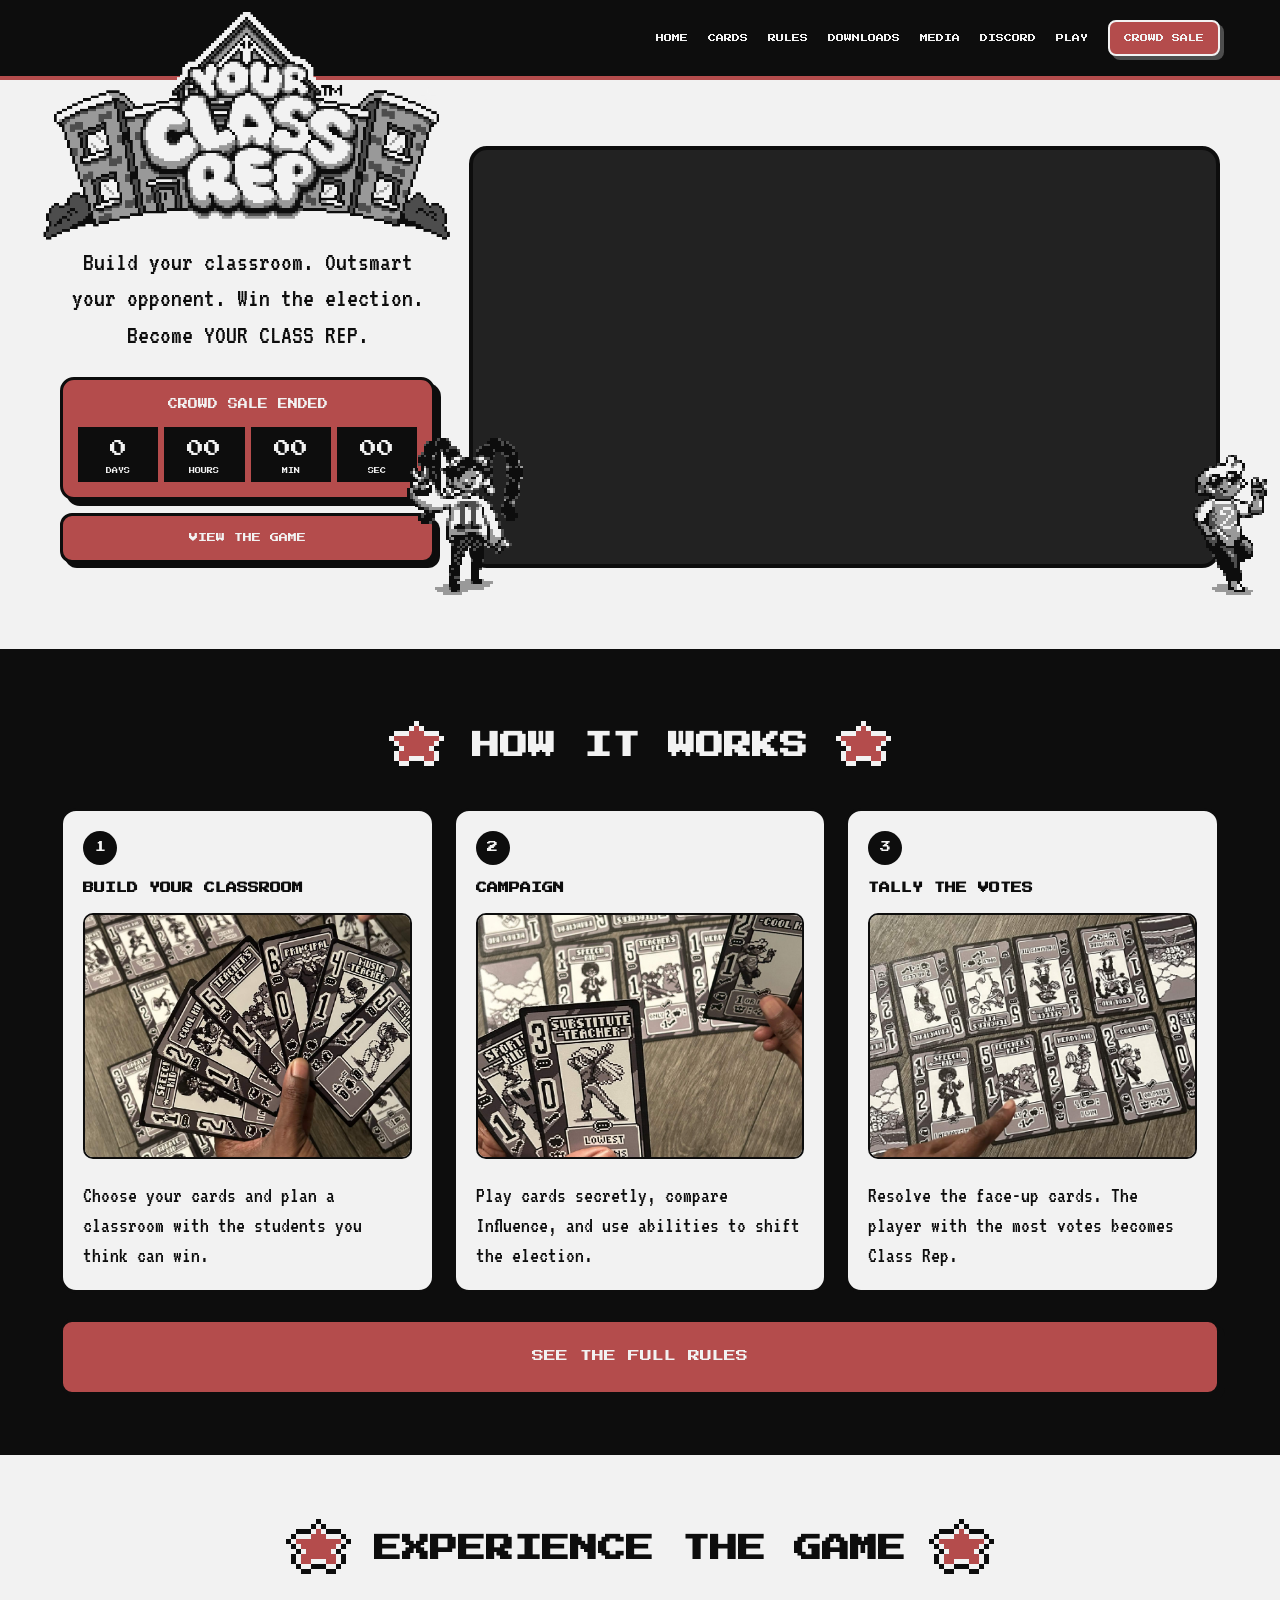
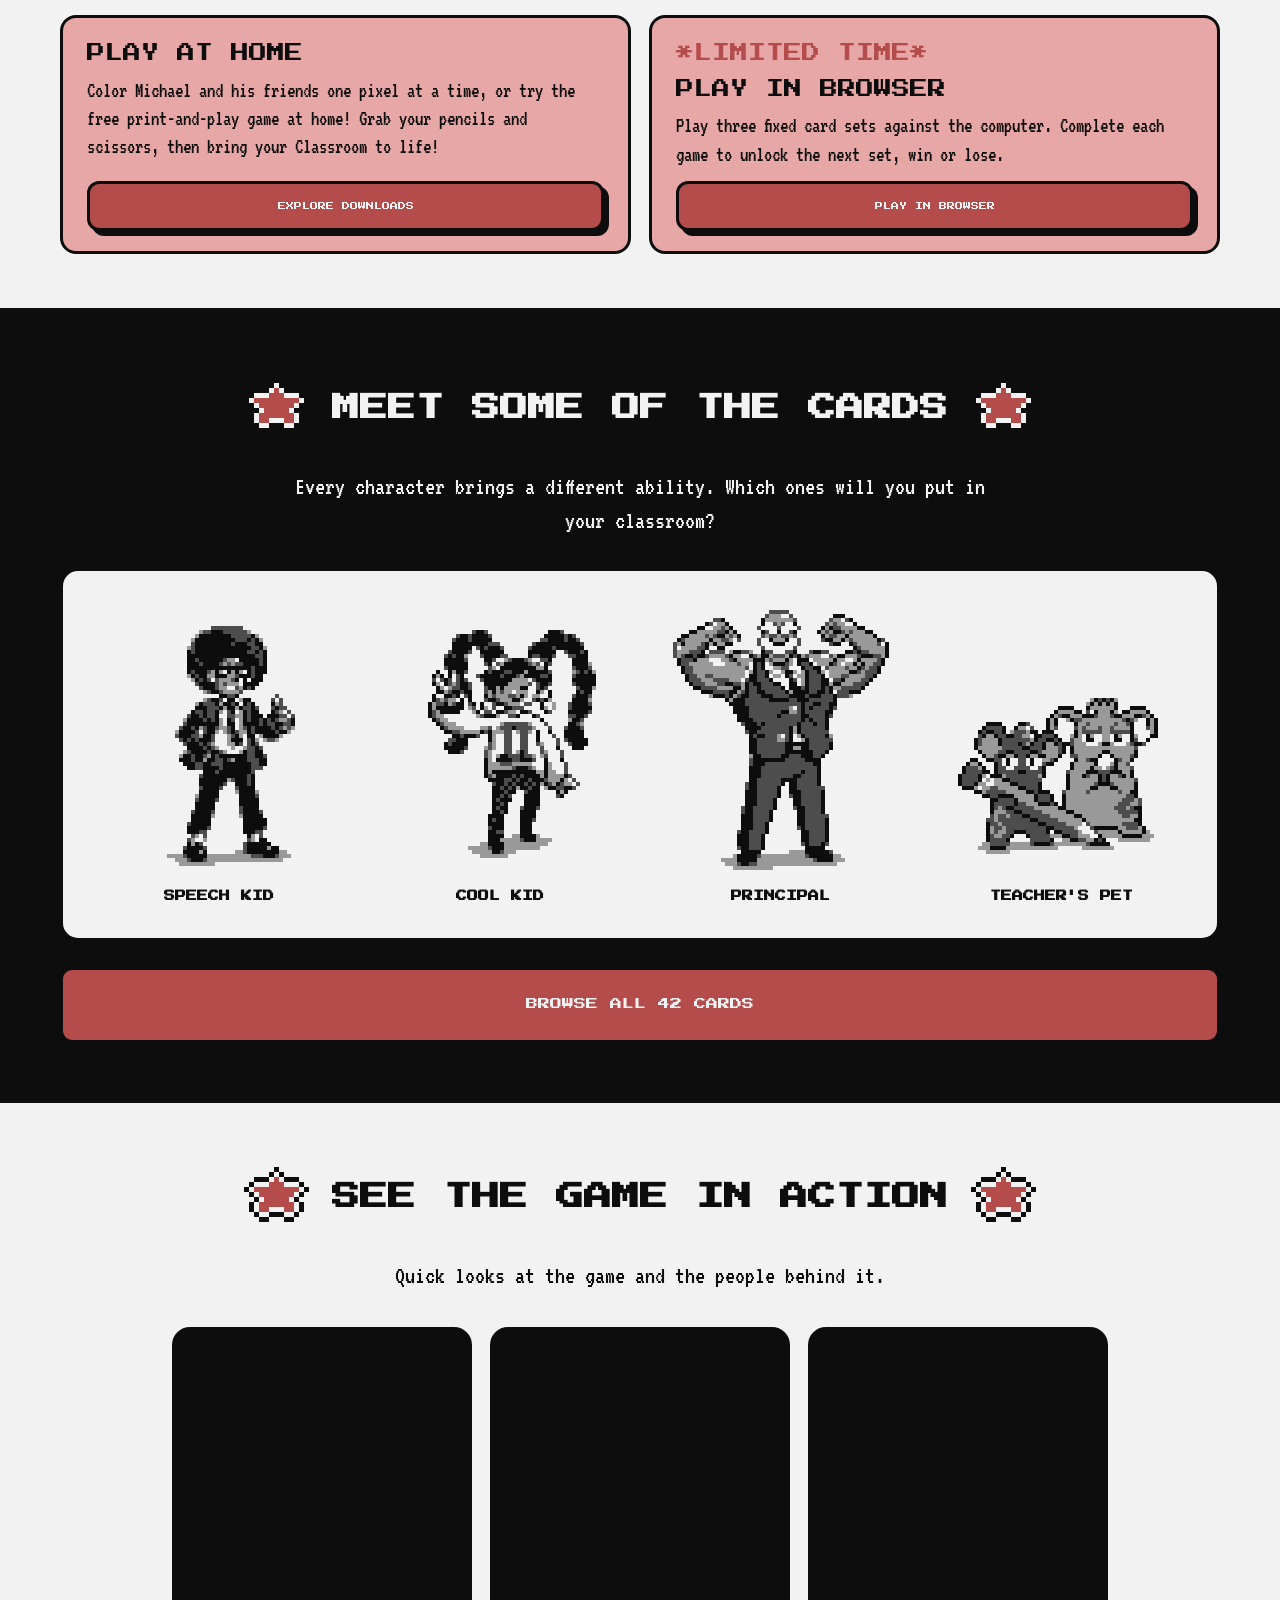
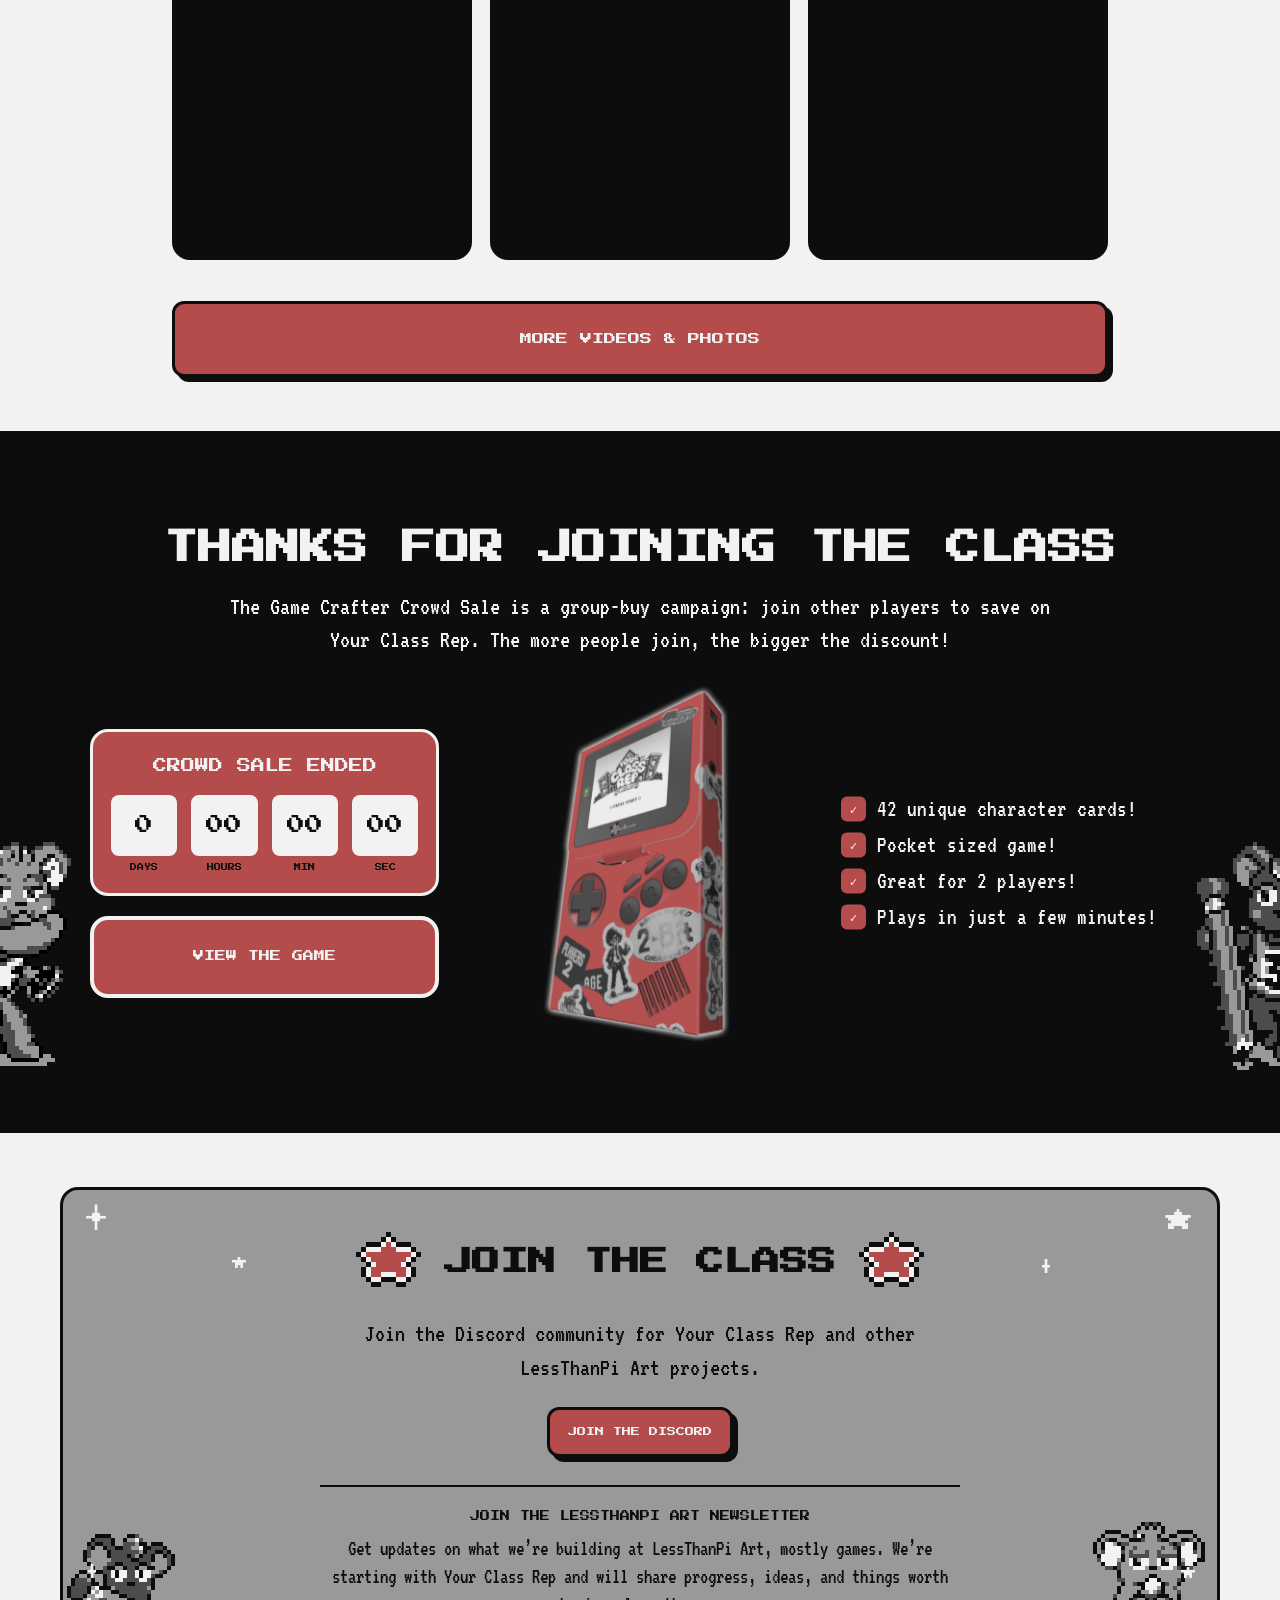
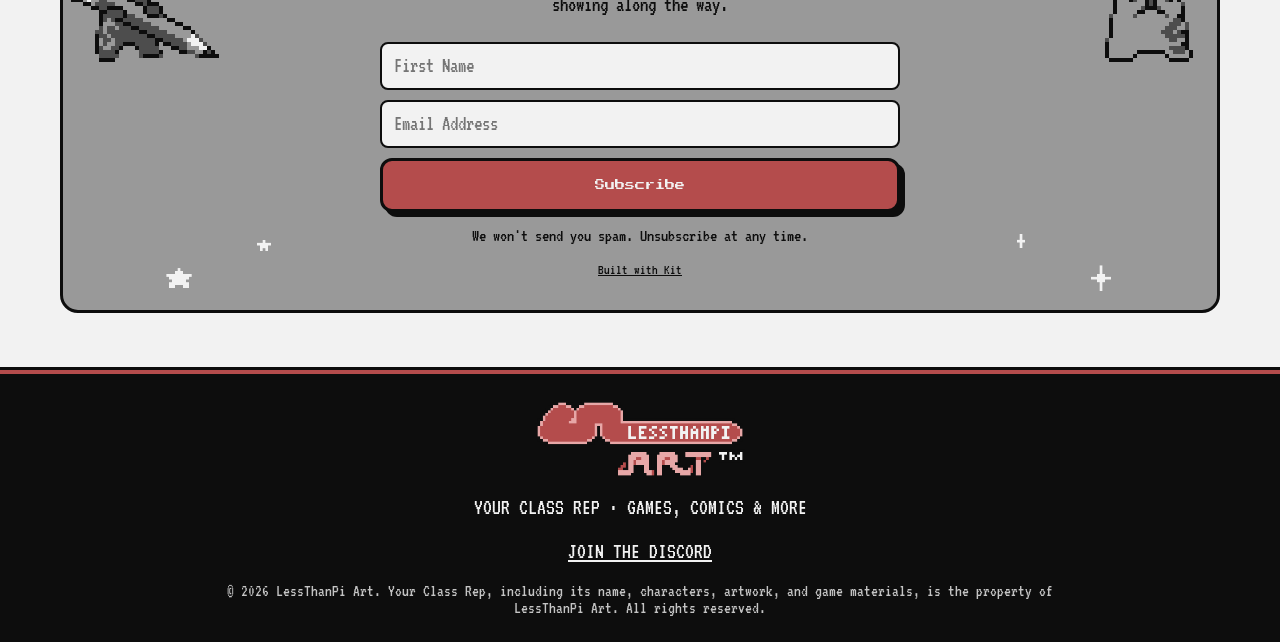
<file: index.html>
<!doctype html>
<html lang="en">
<head>
  <meta charset="utf-8">
  <meta name="viewport" content="width=device-width, initial-scale=1">
  <title>Your Class Rep | Build your classroom. Outsmart your opponent. Win the election.</title>
  <meta name="description" content="Build your classroom. Outsmart your opponent. Win the election. Become YOUR CLASS REP.">
  <meta name="robots" content="index, follow, max-image-preview:large">
  <link rel="canonical" href="https://yourclassrep.com/">
  <link rel="icon" type="image/png" sizes="32x32" href="images/Assets/favicon-32.png">
  <link rel="icon" type="image/png" sizes="192x192" href="images/Assets/favicon-192.png">
  <link rel="apple-touch-icon" href="images/Assets/apple-touch-icon.png">
  <meta property="og:type" content="website">
  <meta property="og:site_name" content="Your Class Rep">
  <meta property="og:title" content="YOUR CLASS REP">
  <meta property="og:description" content="Build your classroom. Outsmart your opponent. Win the election. Become YOUR CLASS REP.">
  <meta property="og:url" content="https://yourclassrep.com/">
  <meta property="og:image" content="https://yourclassrep.com/images/Action%20Shots/YCR-Hero-2.png">
  <meta property="og:image:alt" content="Your Class Rep handheld game console with the game logo on screen">
  <meta name="twitter:card" content="summary_large_image">
  <meta name="twitter:title" content="YOUR CLASS REP">
  <meta name="twitter:description" content="Build your classroom. Outsmart your opponent. Win the election. Become YOUR CLASS REP.">
  <meta name="twitter:image" content="https://yourclassrep.com/images/Action%20Shots/YCR-Hero-2.png">
  <link rel="preconnect" href="https://fonts.googleapis.com">
  <link rel="preconnect" href="https://fonts.gstatic.com" crossorigin>
  <link href="https://fonts.googleapis.com/css2?family=Press+Start+2P&family=VT323&display=swap" rel="stylesheet">
  <style>
    :root { --black:#0d0d0d; --white:#f2f2f2; --light-gray:#999; --dark-gray:#4d4d4d; --red:#b44c4c; --pink:rgb(231,167,167); --ink:var(--black); --paper:var(--white); }
    * { box-sizing:border-box; }
    html { scroll-behavior:smooth; scroll-padding-top:90px; }
    body { margin:0; color:var(--ink); background:var(--paper); font:22px "VT323",monospace; }
    a { color:inherit; }
    h1,h2,h3,.pixel { font-family:"Press Start 2P",monospace; text-transform:uppercase; }
    h1 { margin:0; font-size:clamp(23px,3.2vw,38px); line-height:1.5; }
    h2 { margin:0; font-size:clamp(16px,2.2vw,22px); line-height:1.6; }
    h3 { margin:0; font-size:11px; line-height:1.7; }
    p { line-height:1.35; }
    .wrap { width:min(1160px,calc(100% - 40px)); margin-inline:auto; }
    .topbar { position:sticky; top:0; z-index:20; background:var(--black); color:var(--white); border-bottom:4px solid var(--red); }
    .nav { position:relative; min-height:76px; display:flex; align-items:center; justify-content:flex-end; gap:24px; }
    .brand { position:absolute; z-index:2; left:0; top:4px; display:block; }
    .brand img { display:block; width:220px; height:auto; max-width:none; object-fit:initial; }
    .home-page .brand { left:calc(16.6667% - 5.6667px); transform:translateX(-50%); transition:left 220ms ease,transform 220ms ease; }
    .home-page .brand img { width:clamp(220px,34vw,440px); transition:width 220ms ease; }
    .home-page .topbar.is-scrolled .brand { left:0; transform:none; }
    .home-page .topbar.is-scrolled .brand img { width:166px; }
    .navlinks { display:flex; align-items:center; justify-content:flex-end; gap:clamp(10px,1.6vw,20px); }
    .navlinks a { color:var(--white); text-decoration:none; font:8px "Press Start 2P",monospace; }
    .navlinks a:hover { color:#ff8b8b; }
    .navlinks .sale-nav { padding:12px 14px; background:var(--red); border:2px solid var(--white); border-radius:8px; box-shadow:4px 4px 0 var(--dark-gray); }
    .hero { display:grid; grid-template-columns:minmax(0,1fr) minmax(0,2fr); align-items:center; gap:34px; padding-block:38px 52px; }
    .hero-copy { padding:12px 0; }
    .hero-copy .subhead { margin:18px 0 24px; font-size:27px; }
    .hero-video { position:relative; container-type:inline-size; width:100%; aspect-ratio:16/9; border:4px solid var(--black); border-radius:18px; background:#222; }
    .hero-video iframe,.short-video iframe { display:block; width:100%; height:100%; border:0; border-radius:14px; }
    .countdown-card { padding:15px; background:var(--red); color:var(--white); border:3px solid var(--black); border-radius:14px; box-shadow:5px 5px 0 var(--black); }
    .countdown-title { margin:0 0 11px; font:8px "Press Start 2P",monospace; line-height:1.8; }
    .hero .countdown-title { margin-bottom:14px; font-size:10px; text-align:center; }
    .countdown { display:grid; grid-template-columns:repeat(4,1fr); gap:6px; }
    .count-unit { padding:8px 4px; background:var(--black); text-align:center; }
    .count-value { display:block; font:clamp(11px,1.4vw,17px) "Press Start 2P",monospace; line-height:1.7; font-variant-numeric:tabular-nums; }
    .count-label { display:block; margin-top:4px; font:6px "Press Start 2P",monospace; }
    .button { display:inline-flex; justify-content:center; align-items:center; min-height:50px; padding:12px 18px; background:var(--red); color:var(--white); border:3px solid var(--black); border-radius:12px; box-shadow:5px 5px 0 var(--black); text-decoration:none; font:9px "Press Start 2P",monospace; line-height:1.8; }
    .button:hover { background:var(--black); }
    .hero .countdown-card { margin-top:20px; box-shadow:6px 6px 0 var(--black); }
    .hero .button { display:flex; width:100%; margin:13px auto 0; }
    .band { padding:54px 0; border-block:3px solid var(--black); }
    .band-paper { background:var(--white); }
    .band-dark { color:var(--white); background:var(--black); }
    .section-title { display:flex; gap:18px; align-items:center; justify-content:center; margin-bottom:22px; text-align:center; }
    .section-title h2 { font-size:clamp(18px,2.7vw,28px); }
    .section-title::before,.section-title::after { content:""; flex:none; width:75px; height:80px; background:center/contain no-repeat url("images/Assets/RedStar.png"); }
    .section-intro { max-width:720px; margin:0 auto 30px; text-align:center; font-size:25px; }
    .steps { display:grid; grid-template-columns:repeat(3,1fr); gap:18px; }
    .step { min-height:180px; padding:20px; border:3px solid var(--black); border-radius:16px; color:var(--black); background:var(--white); }
    .step-num { display:grid; place-items:center; width:34px; height:34px; margin-bottom:15px; color:var(--white); background:var(--black); border-radius:50%; font:11px "Press Start 2P",monospace; }
    .step-photo-trigger { display:block; width:100%; margin:14px 0; padding:0; border:0; border-radius:12px; background:transparent; cursor:zoom-in; }
    .step-photo-trigger:focus-visible { outline:3px solid var(--red); outline-offset:3px; }
    .step-photo { display:block; width:100%; aspect-ratio:4/3; border:2px solid var(--black); border-radius:10px; object-fit:cover; object-position:center; }
    .photo-dialog { width:fit-content; max-width:min(92vw,1120px); max-height:92vh; padding:12px; border:3px solid var(--black); border-radius:16px; color:var(--black); background:var(--white); }
    .photo-dialog::backdrop { background:rgba(0,0,0,.82); }
    .photo-dialog img { display:block; width:auto; max-width:min(88vw,1090px); max-height:78vh; margin:0 auto 14px; object-fit:contain; }
    .photo-dialog-close { display:block; min-height:44px; margin:0 0 12px auto; padding:9px 14px; border:2px solid var(--black); border-radius:9px; color:var(--white); background:var(--red); font:8px "Press Start 2P",monospace; cursor:pointer; }
    .visually-hidden { position:absolute; width:1px; height:1px; padding:0; margin:-1px; overflow:hidden; clip:rect(0,0,0,0); white-space:nowrap; border:0; }
    .step p { margin-bottom:0; }
    .character-sprinkle { position:absolute; z-index:1; width:108px; height:140px; object-fit:contain; image-rendering:pixelated; pointer-events:none; }
    .hero-video { position:relative; }
    .hero-sprinkle-left,.hero-sprinkle-right { width:216px; height:280px; bottom:-65px; z-index:2; }
    .hero-sprinkle-left { left:2.3%; transform:translateX(calc(-50% - 30px)); }
    .hero-sprinkle-right { right:2.8%; transform:translateX(calc(50% + 60px)); }
    @supports (width:1cqw) {
      .hero-sprinkle-left,.hero-sprinkle-right { width:clamp(72px,20cqw,216px); height:clamp(94px,26cqw,280px); bottom:clamp(-65px,-6cqw,-22px); }
      .hero-sprinkle-left { transform:translateX(calc(-50% - 4.5cqw)); }
      .hero-sprinkle-right { transform:translateX(calc(50% + 9cqw)); }
    }
    .featured-grid { display:grid; grid-template-columns:repeat(4,1fr); gap:0; padding:15px; background:var(--white); border:3px solid var(--black); border-radius:18px; }
    .featured { display:block; padding:12px; color:var(--black); background:var(--white); text-align:center; text-decoration:none; }
    .featured:hover img,.featured:focus-visible img { box-shadow:0 0 0 3px var(--red); border-radius:14px; }
    .featured img { display:block; width:216px; height:280px; margin:auto; object-fit:contain; image-rendering:pixelated; background:var(--white); }
    .featured h3 { margin:10px 0 5px; color:var(--black); }
    .featured p { margin:0; color:var(--dark-gray); }
    .center { text-align:center; }
    .section-action { margin-top:26px; }
    .download-promo { display:flex; align-items:center; justify-content:space-between; gap:24px; margin:26px auto 0; padding:20px 24px; border:3px solid var(--black); border-radius:16px; background:var(--pink); }
    .download-promo h3 { margin:0 0 8px; font:clamp(13px,1.7vw,18px)/1.7 "Press Start 2P",monospace; }
    .download-promo .limited-time-label { display:block; margin-bottom:5px; color:var(--red); }
    .download-promo p { display:block; }
    .download-promo .promo-description { margin:8px 0 0; font-size:23px; }
    .download-promo .button { display:inline-flex; flex:none; align-items:center; justify-content:center; min-height:50px; padding:12px 18px; color:var(--white); background:var(--red); border:3px solid var(--black); border-radius:12px; box-shadow:5px 5px 0 var(--black); text-decoration:none; font:8px/1.8 "Press Start 2P",monospace; text-align:center; }
    .download-promo .button:hover,.download-promo .button:focus-visible { color:var(--white); background:var(--black); }
    .play-options { display:grid; grid-template-columns:repeat(2,minmax(0,1fr)); gap:18px; margin:26px auto 0; }
    .play-options .download-promo { min-width:0; flex-direction:column; align-items:stretch; justify-content:space-between; gap:12px; margin:0; }
    .play-options .promo-description { font-size:21px; }
    .play-options .button { width:100%; }
    #featured-cards .section-action .button,#how-it-works .section-action .button { display:flex; width:100%; min-height:76px; font-size:12px; }
    .shorts-grid { display:flex; gap:18px; max-width:100%; margin:auto; padding:4px 3px 15px; overflow-x:auto; overscroll-behavior-inline:contain; scroll-snap-type:x mandatory; }
    .short-video { flex:0 0 clamp(220px,27vw,300px); width:auto; aspect-ratio:9/16; max-height:620px; border:3px solid var(--black); border-radius:18px; background:var(--black); overflow:hidden; scroll-snap-align:start; }
    #videos .shorts-grid { width:min(100%,936px); max-width:936px; justify-content:center; }
    #videos .short-video { flex-basis:300px; }
    #videos .section-action { width:min(100%,936px); margin-inline:auto; }
    #videos .section-action .button { display:flex; width:100%; min-height:76px; font-size:12px; }
    .facts { display:flex; flex-wrap:wrap; justify-content:center; gap:12px; margin-top:26px; }
    .facts span { padding:10px 13px; border:2px solid var(--black); background:var(--white); font:8px/1.8 "Press Start 2P",monospace; text-align:center; }
    .sale-block { position:relative; display:grid; grid-template-columns:1fr 1fr 1fr; grid-template-areas:"intro intro intro" "timer art points"; align-items:center; gap:26px; padding:30px; border:0; border-radius:24px; }
    .sale-block-intro { grid-area:intro; text-align:center; }
    .sale-block-intro h2 { margin-bottom:14px; font-size:clamp(23px,3vw,34px); }
    .sale-block-intro p { max-width:820px; margin:0 auto; font-size:25px; }
    .sale-countdown { grid-area:timer; width:100%; padding:22px 18px; border:3px solid var(--white); border-radius:18px; background:var(--red); color:var(--white); }
    .sale-countdown .countdown-title { margin:0 0 16px; color:var(--white); font-size:14px; text-align:center; }
    .sale-countdown .countdown { gap:14px; }
    .sale-countdown .count-unit { position:relative; padding:0; background:transparent; }
    .sale-countdown .count-value { padding:15px 4px; border-radius:8px; background:var(--white); color:var(--black); font-size:clamp(12px,1.5vw,18px); }
    .sale-countdown .count-label { margin-top:8px; color:var(--black); font-size:7px; }
    .sale-art-wrap { position:relative; grid-area:art; display:flex; min-height:340px; align-items:center; justify-content:center; }
    .sale-box { display:block; width:100%; max-width:280px; max-height:360px; margin:auto; object-fit:contain; }
    .sale-cta-group { grid-area:timer; display:flex; width:100%; flex-direction:column; justify-content:center; gap:20px; }
    .sale-section-button { position:static; width:100%; min-height:82px; padding:18px 22px; border:4px solid var(--white); border-radius:18px; box-shadow:5px 5px 0 var(--black); font-size:11px; }
    .sale-points { grid-area:points; margin:0; padding:0; list-style:none; font-size:24px; }
    .sale-points li { position:relative; margin:12px 0; padding-left:36px; }
    .sale-points li::before { content:"✓"; position:absolute; left:0; top:50%; display:grid; width:25px; height:25px; place-items:center; transform:translateY(-50%); color:var(--white); background:var(--red); border-radius:6px; font:11px "Press Start 2P",monospace; }
    .sale-character-left,.sale-character-right { position:absolute; bottom:-25px; width:216px; height:280px; object-fit:contain; image-rendering:pixelated; pointer-events:none; }
    .sale-character-left { left:-165px; }
    .sale-character-right { right:-165px; }
    .discord-box { position:relative; overflow:hidden; padding:32px 230px; text-align:center; border:3px solid var(--black); border-radius:18px; background:var(--light-gray); }
    .discord-box .section-title { margin-bottom:0; }
    .discord-mascot { position:absolute; top:50%; width:216px; height:280px; transform:translateY(-50%); object-fit:contain; image-rendering:pixelated; pointer-events:none; }
    .discord-mascot.left { left:0; }
    .discord-mascot.right { right:0; }
    .discord-sparkle { position:absolute; width:42px; height:45px; object-fit:contain; pointer-events:none; }
    .discord-sparkle.l1 { top:6px; left:12px; }
    .discord-sparkle.l2 { top:50px; left:155px; }
    .discord-sparkle.l3 { top:50%; left:8px; }
    .discord-sparkle.l4 { bottom:8px; left:95px; }
    .discord-sparkle.l5 { bottom:42px; left:180px; }
    .discord-sparkle.r1 { top:8px; right:18px; }
    .discord-sparkle.r2 { top:55px; right:150px; }
    .discord-sparkle.r3 { top:50%; right:8px; }
    .discord-sparkle.r4 { bottom:8px; right:95px; }
    .discord-sparkle.r5 { bottom:45px; right:175px; }
    .discord-box p { max-width:640px; margin:15px auto 22px; font-size:25px; }
    footer { padding:26px 15px; color:var(--white); background:var(--black); text-align:center; border-top:4px solid var(--red); }
    footer a { color:var(--white); }
    .legal { display:block; max-width:900px; margin:20px auto 0; color:#c4c4c4; font-size:17px; }
    .youtube-fallback { position:relative; display:flex; width:100%; height:100%; align-items:center; justify-content:center; overflow:hidden; color:var(--white); background:var(--black); text-decoration:none; text-align:center; }
    .youtube-fallback img { position:absolute; width:52%; height:85%; object-fit:contain; opacity:.42; }
    .youtube-fallback span { position:relative; padding:14px 18px; background:var(--red); border:3px solid var(--white); font:9px/1.8 "Press Start 2P",monospace; }
    .maker-logo-link { display:block; width:min(210px,58vw); margin:0 auto 18px; }
    .maker-logo { display:block; width:100%; height:auto; margin:0; }
    .hero-copy { position:relative; }
    .hero-copy::after { content:""; position:absolute; width:31px; height:31px; right:-9px; top:-14px; background:center/contain no-repeat url("images/Assets/Stars/4pointStarL.png"); }
    .hero-copy .subhead { text-align:center; }
    @media(min-width:1101px) {
      .hero-copy { transform:translateY(-22px); }
      .home-page .hero-copy::before { content:""; display:block; height:clamp(80px,9.2vw,118px); }
    }
    @media(max-width:1100px) {
      .nav { display:block; min-height:0; padding:16px 0 8px; }
      .navlinks { display:flex; width:100%; flex-direction:column; align-items:flex-end; justify-content:flex-start; gap:10px; margin:0; padding:0; text-align:right; }
      .navlinks .sale-nav { margin-left:0; }
    }
    @media(max-width:976px) {
      #videos .shorts-grid { justify-content:flex-start; }
    }
    @media(max-width:800px) {
      .brand img { width:220px; }
      .home-page .brand { left:50%; }
      .home-page .topbar.is-scrolled .brand { left:0; }
      .navlinks { justify-content:flex-end; flex-wrap:wrap; gap:10px 14px; margin-left:0; padding:0; }
      .navlinks a { font-size:7px; }
      .hero { grid-template-columns:1fr; gap:20px; padding-top:27px; }
      .hero-copy { max-width:560px; margin-inline:auto; }
      .hero-copy .subhead { margin:10px 0 15px; }
      .hero .countdown-card { max-width:430px; }
      .hero .button { max-width:430px; }
      .play-options { grid-template-columns:1fr; gap:14px; }
      .play-options .download-promo { text-align:center; }
      .featured img { width:162px; height:210px; }
      .sale-block { grid-template-columns:1fr 1fr; grid-template-areas:"intro intro" "timer points" "art art"; }
      .sale-art-wrap { min-height:300px; }
      .sale-section-button { left:0; width:100%; }
      .sale-character-left,.sale-character-right { width:162px; height:210px; }
      .sale-character-left { left:-135px; }
      .sale-character-right { right:-135px; }
      .discord-box { padding-inline:170px; }
      .discord-mascot { width:162px; height:210px; }
      .discord-sparkle { width:30px; height:32px; }
    }
    @media(max-width:560px) {
      body { font-size:20px; }
      .wrap { width:min(100% - 28px,1160px); }
      .brand img { width:220px; height:auto; }
      .navlinks { justify-content:flex-end; margin-left:0; padding:0; }
      .navlinks a { font-size:6px; }
      .navlinks .sale-nav { padding:9px; }
      .hero { padding-block:24px 34px; }
      .hero-copy .subhead { font-size:23px; }
      .countdown-card { padding:11px 8px; }
      .count-value { font-size:10px; }
      .count-label { font-size:5px; }
      .band { padding:40px 0; }
      .steps { grid-template-columns:1fr; }
      .step { min-height:0; }
      .featured-grid { grid-template-columns:repeat(2,1fr); gap:5px; padding:8px; }
      .featured { padding:8px 4px; }
      .featured img { width:108px; height:140px; }
      .featured h3 { font-size:8px; }
      .shorts-grid { margin-inline:-6px; }
      .short-video { flex-basis:min(78vw,310px); }
      #videos .shorts-grid { width:100%; justify-content:flex-start; }
      #videos .short-video { flex-basis:min(78vw,310px); }
      #videos .section-action { width:100%; }
      .sale-block { grid-template-columns:1fr; grid-template-areas:"intro" "timer" "art" "points"; padding:20px 14px 30px; text-align:center; }
      .sale-block-intro p { font-size:22px; }
      .sale-countdown { max-width:380px; justify-self:center; padding:18px 10px; }
      .sale-countdown .countdown { gap:8px; }
      .sale-countdown .countdown-title { font-size:11px; }
      .sale-countdown .count-value { font-size:12px; }
      .sale-countdown .count-label { font-size:6px; }
      .sale-art-wrap { min-height:260px; padding-bottom:40px; }
      .sale-box { max-width:210px; max-height:260px; }
      .sale-section-button { bottom:5px; left:0; width:100%; min-height:68px; font-size:8px; }
      .sale-points { text-align:left; justify-self:center; }
      .sale-character-left,.sale-character-right { bottom:-12px; width:54px; height:70px; }
      .sale-character-left { left:-5px; }
      .sale-character-right { right:-5px; }
      .facts { gap:8px; }
      .facts span { font-size:7px; }
      .discord-box { padding:26px 55px; }
      .discord-mascot { width:54px; height:70px; }
      .discord-mascot.left { left:-5px; }
      .discord-mascot.right { right:-5px; }
      .discord-sparkle { width:24px; height:26px; }
      .discord-sparkle.l2 { left:34px; }
      .discord-sparkle.l4 { left:28px; }
      .discord-sparkle.l5 { left:38px; }
      .discord-sparkle.r2 { right:34px; }
      .discord-sparkle.r4 { right:28px; }
      .discord-sparkle.r5 { right:38px; }
    }
      .brand img { transition:width 220ms ease; }
    .topbar.is-scrolled .brand img { width:166px; }
  </style>
  <link rel="stylesheet" href="newsletter.css">
</head>
<body class="home-page">
  <header class="topbar">
    <nav class="nav wrap" aria-label="Main navigation">
          <a class="brand" href="index.html" aria-label="Your Class Rep home"><img src="images/Assets/YourClassRepLogo-Large.png" alt="Your Class Rep"></a>
      <div class="navlinks">
        <a href="index.html">HOME</a><a href="cards.html">CARDS</a><a href="rules.html">RULES</a><a href="downloads.html">DOWNLOADS</a><a href="media.html">MEDIA</a>
        <a href="https://discord.gg/mZXwqtUXw4" target="_blank" rel="noopener noreferrer">DISCORD</a>
        <a href="play.html">PLAY</a><a class="sale-nav" href="https://www.thegamecrafter.com/crowdsale/your-class-rep:-the-card-game" target="_blank" rel="noopener noreferrer">CROWD SALE</a>
      </div>
    </nav>
  </header>

  <main>
    <div class="wrap">
      <section class="hero" aria-labelledby="main-title">
        <div class="hero-copy">
          <h1 id="main-title" class="visually-hidden">YOUR CLASS REP</h1>
          <p class="subhead">Build your classroom. Outsmart your opponent. Win the election. Become YOUR CLASS REP.</p>
          <div class="countdown-card" aria-live="polite">
            <p class="countdown-title" id="home-sale-message">CROWD SALE STARTS IN</p>
            <div class="countdown" id="home-countdown" aria-label="Countdown to the crowd sale">
              <div class="count-unit"><span class="count-value" data-unit="days">--</span><span class="count-label">DAYS</span></div>
              <div class="count-unit"><span class="count-value" data-unit="hours">--</span><span class="count-label">HOURS</span></div>
              <div class="count-unit"><span class="count-value" data-unit="minutes">--</span><span class="count-label">MIN</span></div>
              <div class="count-unit"><span class="count-value" data-unit="seconds">--</span><span class="count-label">SEC</span></div>
            </div>
          </div>
          <a class="button" id="home-sale-button" href="https://www.thegamecrafter.com/crowdsale/your-class-rep:-the-card-game" target="_blank" rel="noopener noreferrer">VISIT THE CROWD SALE</a>
        </div>
        <div class="hero-video"><iframe data-youtube-id="Tuj8p--WLW8" data-youtube-kind="watch" src="https://www.youtube-nocookie.com/embed/Tuj8p--WLW8" title="How to play Your Class Rep" loading="eager" referrerpolicy="origin" allow="accelerometer; autoplay; clipboard-write; encrypted-media; gyroscope; picture-in-picture; web-share" allowfullscreen></iframe><img class="character-sprinkle hero-sprinkle-left" src="images/Characters/06-CoolF-Ch.png" alt="" aria-hidden="true"><img class="character-sprinkle hero-sprinkle-right" src="images/Characters/05-CoolM-Ch.png" alt="" aria-hidden="true"></div>
      </section>
    </div>

    <section class="band band-dark" id="how-it-works">
      <div class="wrap">
        <div class="section-title"><h2>HOW IT WORKS</h2></div>
        <div class="steps">
          <article class="step"><span class="step-num">1</span><h3>BUILD YOUR CLASSROOM</h3><button class="step-photo-trigger" type="button" aria-label="View larger photo: a player holding cards while building a classroom"><img class="step-photo" src="images/Action%20Shots/TCG-YCR-Build2.png" alt="A player holding a hand of Your Class Rep cards above the cards laid out for deck building." loading="lazy"></button><p>Choose your cards and plan a classroom with the students you think can win.</p></article>
          <article class="step"><span class="step-num">2</span><h3>CAMPAIGN</h3><button class="step-photo-trigger" type="button" aria-label="View larger photo: players holding cards during a campaign"><img class="step-photo" src="images/Action%20Shots/TCG-YCR-Campaign2.png" alt="Players holding Your Class Rep cards as they compare their campaign picks." loading="lazy"></button><p>Play cards secretly, compare Influence, and use abilities to shift the election.</p></article>
          <article class="step"><span class="step-num">3</span><h3>TALLY THE VOTES</h3><button class="step-photo-trigger" type="button" aria-label="View larger photo: cards being tallied"><img class="step-photo" src="images/Action%20Shots/TCG-YCR-Tally4.png" alt="A close-up of a player tallying votes with Your Class Rep cards." loading="lazy"></button><p>Resolve the face-up cards. The player with the most votes becomes Class Rep.</p></article>
        </div>
        <div class="center section-action"><a class="button" href="rules.html">SEE THE FULL RULES</a></div>
      </div>
    </section>

    <section class="band band-paper" id="experience-the-game">
      <div class="wrap">
        <div class="section-title"><h2>EXPERIENCE THE GAME</h2></div>
        <div class="play-options">
          <section class="download-promo" aria-labelledby="print-play-title">
            <div>
              <h3 id="print-play-title">PLAY AT HOME</h3>
              <p class="promo-description">Color Michael and his friends one pixel at a time, or try the free print-and-play game at home! Grab your pencils and scissors, then bring your Classroom to life!</p>
            </div>
            <a class="button" href="downloads.html">EXPLORE DOWNLOADS</a>
          </section>
          <section class="download-promo" aria-labelledby="computer-play-title">
            <div>
              <h3 id="computer-play-title"><span class="limited-time-label">*LIMITED TIME*</span>PLAY IN BROWSER</h3>
              <p class="promo-description">Play three fixed card sets against the computer. Complete each game to unlock the next set, win or lose.</p>
            </div>
            <a class="button" href="play.html">PLAY IN BROWSER</a>
          </section>
        </div>
      </div>
    </section>

    <section class="band band-dark" id="featured-cards">
      <div class="wrap">
        <div class="section-title"><h2>MEET SOME OF THE CARDS</h2></div>
        <p class="section-intro">Every character brings a different ability. Which ones will you put in your classroom?</p>
        <div class="featured-grid">
          <a class="featured" href="cards.html?card=1#card-detail"><img src="images/Characters/01-SpeechM-Ch.png" alt="Speech Kid character art"><h3>SPEECH KID</h3></a>
          <a class="featured" href="cards.html?card=6#card-detail"><img src="images/Characters/06-CoolF-Ch.png" alt="Cool Kid character art"><h3>COOL KID</h3></a>
          <a class="featured" href="cards.html?card=13#card-detail"><img src="images/Characters/13-PrincM-Ch.png" alt="Principal character art"><h3>PRINCIPAL</h3></a>
          <a class="featured" href="cards.html?card=11#card-detail"><img src="images/Characters/11-PetF-Ch.png" alt="Teacher's Pet character art"><h3>TEACHER'S PET</h3></a>
        </div>
        <div class="center section-action"><a class="button" href="cards.html">BROWSE ALL 42 CARDS</a></div>
      </div>
    </section>

    <section class="band band-paper" id="videos">
      <div class="wrap">
        <div class="section-title"><h2>SEE THE GAME IN ACTION</h2></div>
        <p class="section-intro">Quick looks at the game and the people behind it.</p>
        <div class="shorts-grid">
          <div class="short-video"><iframe data-youtube-id="dXkFr5CicBQ" data-youtube-kind="shorts" src="https://www.youtube-nocookie.com/embed/dXkFr5CicBQ" title="Playing Your Class Rep" loading="lazy" referrerpolicy="origin" allow="accelerometer; autoplay; clipboard-write; encrypted-media; gyroscope; picture-in-picture; web-share" allowfullscreen></iframe></div>
          <div class="short-video"><iframe data-youtube-id="D9mlF4GlQIM" data-youtube-kind="shorts" src="https://www.youtube-nocookie.com/embed/D9mlF4GlQIM" title="Designing the Your Class Rep cards" loading="lazy" referrerpolicy="origin" allow="accelerometer; autoplay; clipboard-write; encrypted-media; gyroscope; picture-in-picture; web-share" allowfullscreen></iframe></div>
          <div class="short-video"><iframe data-youtube-id="qe1t9p8dubI" data-youtube-kind="shorts" src="https://www.youtube-nocookie.com/embed/qe1t9p8dubI" title="Your Class Rep short video" loading="lazy" referrerpolicy="origin" allow="accelerometer; autoplay; clipboard-write; encrypted-media; gyroscope; picture-in-picture; web-share" allowfullscreen></iframe></div>
        </div>
        <div class="center section-action"><a class="button" href="media.html">MORE VIDEOS &amp; PHOTOS</a></div>
      </div>
    </section>

    <section class="band band-dark" id="crowd-sale">
      <div class="wrap sale-block">
        <img class="sale-character-left" src="images/Characters/36-MascotM-Ch.png" alt="" aria-hidden="true">
        <img class="sale-character-right" src="images/Characters/35-MascotF-Ch.png" alt="" aria-hidden="true">
        <div class="sale-block-intro">
          <h2 id="sale-section-heading">THE CROWD SALE</h2>
          <p>The Game Crafter Crowd Sale is a group-buy campaign: join other players to save on Your Class Rep. The more people join, the bigger the discount!</p>
        </div>
        <div class="sale-cta-group">
        <div class="sale-countdown" aria-live="polite">
            <p class="countdown-title" id="sale-section-message">LAUNCHES OCT 31</p>
            <div class="countdown" id="sale-countdown" aria-label="Countdown to the crowd sale">
              <div class="count-unit"><span class="count-value" data-unit="days">--</span><span class="count-label">DAYS</span></div>
              <div class="count-unit"><span class="count-value" data-unit="hours">--</span><span class="count-label">HOURS</span></div>
              <div class="count-unit"><span class="count-value" data-unit="minutes">--</span><span class="count-label">MIN</span></div>
              <div class="count-unit"><span class="count-value" data-unit="seconds">--</span><span class="count-label">SEC</span></div>
            </div>
        </div>
        <a class="button sale-section-button" id="sale-section-button" href="https://www.thegamecrafter.com/crowdsale/your-class-rep:-the-card-game" target="_blank" rel="noopener noreferrer">VISIT THE CROWD SALE</a>
        </div>
        <div class="sale-art-wrap">
          <img class="sale-box" src="images/Assets/Box-Transparent.png" alt="Your Class Rep card game box" loading="lazy">
        </div>
        <ul class="sale-points"><li>42 unique character cards!</li><li>Pocket sized game!</li><li>Great for 2 players!</li><li>Plays in just a few minutes!</li></ul>
      </div>
    </section>

    <section class="band band-paper">
      <div class="wrap discord-box">
        <img class="discord-mascot left" src="images/Characters/11-PetF-Ch1.png" alt="" aria-hidden="true">
        <img class="discord-mascot right" src="images/Characters/11-PetF-Ch2.png" alt="" aria-hidden="true">
        <img class="discord-sparkle l1" src="images/Assets/Stars/4pointStarL.png" alt="" aria-hidden="true"><img class="discord-sparkle l2" src="images/Assets/Stars/5pointStarS.png" alt="" aria-hidden="true"><img class="discord-sparkle l3" src="images/Assets/Stars/4pointStarS.png" alt="" aria-hidden="true"><img class="discord-sparkle l4" src="images/Assets/Stars/5pointStarL.png" alt="" aria-hidden="true"><img class="discord-sparkle l5" src="images/Assets/Stars/5pointStarS.png" alt="" aria-hidden="true">
        <img class="discord-sparkle r1" src="images/Assets/Stars/5pointStarL.png" alt="" aria-hidden="true"><img class="discord-sparkle r2" src="images/Assets/Stars/4pointStarS.png" alt="" aria-hidden="true"><img class="discord-sparkle r3" src="images/Assets/Stars/5pointStarS.png" alt="" aria-hidden="true"><img class="discord-sparkle r4" src="images/Assets/Stars/4pointStarL.png" alt="" aria-hidden="true"><img class="discord-sparkle r5" src="images/Assets/Stars/4pointStarS.png" alt="" aria-hidden="true">
        <div class="section-title"><h2>JOIN THE CLASS</h2></div>
        <p>Join the Discord community for Your Class Rep and other LessThanPi Art projects.</p>
        <a class="button" href="https://discord.gg/mZXwqtUXw4" target="_blank" rel="noopener noreferrer">JOIN THE DISCORD</a>
        <div class="newsletter-area">
          <h3>Join the LessThanPi Art Newsletter</h3>
          <p>Get updates on what we’re building at LessThanPi Art, mostly games. We’re starting with Your Class Rep and will share progress, ideas, and things worth showing along the way.</p>
          <script src="https://f.convertkit.com/ckjs/ck.5.js"></script>
          <form action="https://app.kit.com/forms/9570682/subscriptions" class="seva-form formkit-form newsletter-form" method="post" data-sv-form="9570682" data-uid="beb55ba1cf" data-format="inline" data-version="5" data-options="{&quot;settings&quot;:{&quot;after_subscribe&quot;:{&quot;action&quot;:&quot;message&quot;,&quot;success_message&quot;:&quot;Success! Now check your email to confirm your subscription.&quot;,&quot;redirect_url&quot;:&quot;&quot;},&quot;analytics&quot;:{&quot;google&quot;:null,&quot;fathom&quot;:null,&quot;facebook&quot;:null,&quot;segment&quot;:null,&quot;pinterest&quot;:null,&quot;sparkloop&quot;:null,&quot;googletagmanager&quot;:null},&quot;modal&quot;:{&quot;trigger&quot;:&quot;timer&quot;,&quot;scroll_percentage&quot;:null,&quot;timer&quot;:5,&quot;devices&quot;:&quot;all&quot;,&quot;show_once_every&quot;:15},&quot;powered_by&quot;:{&quot;show&quot;:true,&quot;url&quot;:&quot;https://kit.com/features/forms?utm_campaign=poweredby&amp;utm_content=form&amp;utm_medium=referral&amp;utm_source=dynamic&quot;},&quot;recaptcha&quot;:{&quot;enabled&quot;:false},&quot;return_visitor&quot;:{&quot;action&quot;:&quot;show&quot;,&quot;custom_content&quot;:&quot;&quot;},&quot;slide_in&quot;:{&quot;display_in&quot;:&quot;bottom_right&quot;,&quot;trigger&quot;:&quot;timer&quot;,&quot;scroll_percentage&quot;:null,&quot;timer&quot;:5,&quot;devices&quot;:&quot;all&quot;,&quot;show_once_every&quot;:15},&quot;sticky_bar&quot;:{&quot;display_in&quot;:&quot;top&quot;,&quot;trigger&quot;:&quot;timer&quot;,&quot;scroll_percentage&quot;:null,&quot;timer&quot;:5,&quot;devices&quot;:&quot;all&quot;,&quot;show_once_every&quot;:15}},&quot;version&quot;:&quot;5&quot;}" min-width="400 500 600 700 800">
            <div data-style="minimal">
              <ul class="formkit-alert formkit-alert-error" data-element="errors" data-group="alert"></ul>
              <div data-element="fields" data-stacked="true" class="seva-fields formkit-fields">
                <div class="formkit-field"><input class="formkit-input" aria-label="First Name" name="fields[first_name]" required placeholder="First Name" type="text"></div>
                <div class="formkit-field"><input class="formkit-input" name="email_address" aria-label="Email Address" placeholder="Email Address" required type="email"></div>
                <button data-element="submit" class="formkit-submit"><div class="formkit-spinner"><div></div><div></div><div></div></div><span>Subscribe</span></button>
              </div>
              <div class="formkit-guarantee" data-element="guarantee">We won't send you spam. Unsubscribe at any time.</div>
              <div class="formkit-powered-by-convertkit-container"><a href="https://kit.com/features/forms?utm_campaign=poweredby&amp;utm_content=form&amp;utm_medium=referral&amp;utm_source=dynamic" data-element="powered-by" class="formkit-powered-by-convertkit" target="_blank" rel="nofollow noopener">Built with Kit</a></div>
            </div>
          </form>
        </div>
      </div>
    </section>
  </main>

  <dialog class="photo-dialog" id="step-photo-dialog" aria-label="Expanded photo">
    <button class="photo-dialog-close" type="button" aria-label="Close image preview">CLOSE</button>
    <img id="step-photo-large" alt="">
  </dialog>

  <footer><a class="maker-logo-link" href="https://www.lessthanpiart.com/" target="_blank" rel="noopener noreferrer" aria-label="Visit LessThanPi Art"><img class="maker-logo" src="images/Assets/LessThanPiArtLogo-Large.png" alt="LessThanPi Art"></a><span>YOUR CLASS REP · GAMES, COMICS &amp; MORE</span><br><br><a href="https://discord.gg/mZXwqtUXw4" target="_blank" rel="noopener noreferrer">JOIN THE DISCORD</a><small class="legal">© 2026 LessThanPi Art. Your Class Rep, including its name, characters, artwork, and game materials, is the property of LessThanPi Art. All rights reserved.</small></footer>

  <script>
    (() => {
      // Explicit offsets preserve the sale's Eastern Time window across visitor time zones and DST.
      const start = new Date('2026-10-31T00:00:00-04:00').getTime();
      const end = new Date('2026-11-21T00:00:00-05:00').getTime(); // midnight after Nov 20, inclusive through 11:59 PM ET
      const fmt = value => String(value).padStart(2, '0');
      const groups = [
        { box: 'home-countdown', message: 'home-sale-message', button: 'home-sale-button' },
        { box: 'sale-countdown', message: 'sale-section-message', button: 'sale-section-button' }
      ];
      function update() {
        const now = Date.now();
        let target = start;
        let message = 'LAUNCHES OCT 31';
        let button = 'VISIT THE CROWD SALE';
        let heading = 'THE CROWD SALE';
        if (now >= end) {
          target = now;
          message = 'CROWD SALE ENDED';
          button = 'VIEW THE GAME';
          heading = 'THANKS FOR JOINING THE CLASS';
        } else if (now >= start) {
          target = end;
          message = 'SALE ENDS NOV 20';
          button = 'JOIN THE CROWD SALE';
          heading = 'THE CROWD SALE IS LIVE';
        }
        const remaining = Math.max(0, Math.floor((target - now) / 1000));
        const values = { days: Math.floor(remaining / 86400), hours: Math.floor(remaining % 86400 / 3600), minutes: Math.floor(remaining % 3600 / 60), seconds: remaining % 60 };
        groups.forEach(group => {
          const root = document.getElementById(group.box);
          root.querySelectorAll('[data-unit]').forEach(node => node.textContent = node.dataset.unit === 'days' ? String(values[node.dataset.unit]) : fmt(values[node.dataset.unit]));
          document.getElementById(group.message).textContent = message;
          document.getElementById(group.button).textContent = button;
        });
        document.getElementById('sale-section-heading').textContent = heading;
      }
      update();
      setInterval(update, 1000);
    })();
    if (location.protocol === 'file:') {
      document.querySelectorAll('iframe[data-youtube-id]').forEach(frame => {
        const id = frame.dataset.youtubeId;
        const path = frame.dataset.youtubeKind === 'shorts' ? `shorts/${id}` : `watch?v=${id}`;
        const link = document.createElement('a');
        link.className = 'youtube-fallback'; link.href = `https://www.youtube.com/${path}`;
        link.target = '_blank'; link.rel = 'noopener';
        link.innerHTML = '<img src="images/Assets/Box-Transparent.png" alt=""><span>PLAY ON YOUTUBE</span>';
        frame.replaceWith(link);
      });
    }
    const photoDialog = document.getElementById('step-photo-dialog');
    const largePhoto = document.getElementById('step-photo-large');
    document.querySelectorAll('.step-photo-trigger').forEach(trigger => {
      trigger.addEventListener('click', () => {
        const photo = trigger.querySelector('img');
        largePhoto.src = photo.currentSrc || photo.src;
        largePhoto.alt = photo.alt;
        photoDialog.showModal();
      });
    });
    document.querySelector('.photo-dialog-close').addEventListener('click', () => photoDialog.close());
    photoDialog.addEventListener('click', event => {
      if (event.target === photoDialog) photoDialog.close();
    });
    const homeHeader = document.querySelector('.home-page .topbar');
    const updateHomeLogo = () => homeHeader.classList.toggle('is-scrolled', window.scrollY > 80);
    updateHomeLogo();
    window.addEventListener('scroll', updateHomeLogo, { passive: true });
  </script>
</body>
</html>
</file>
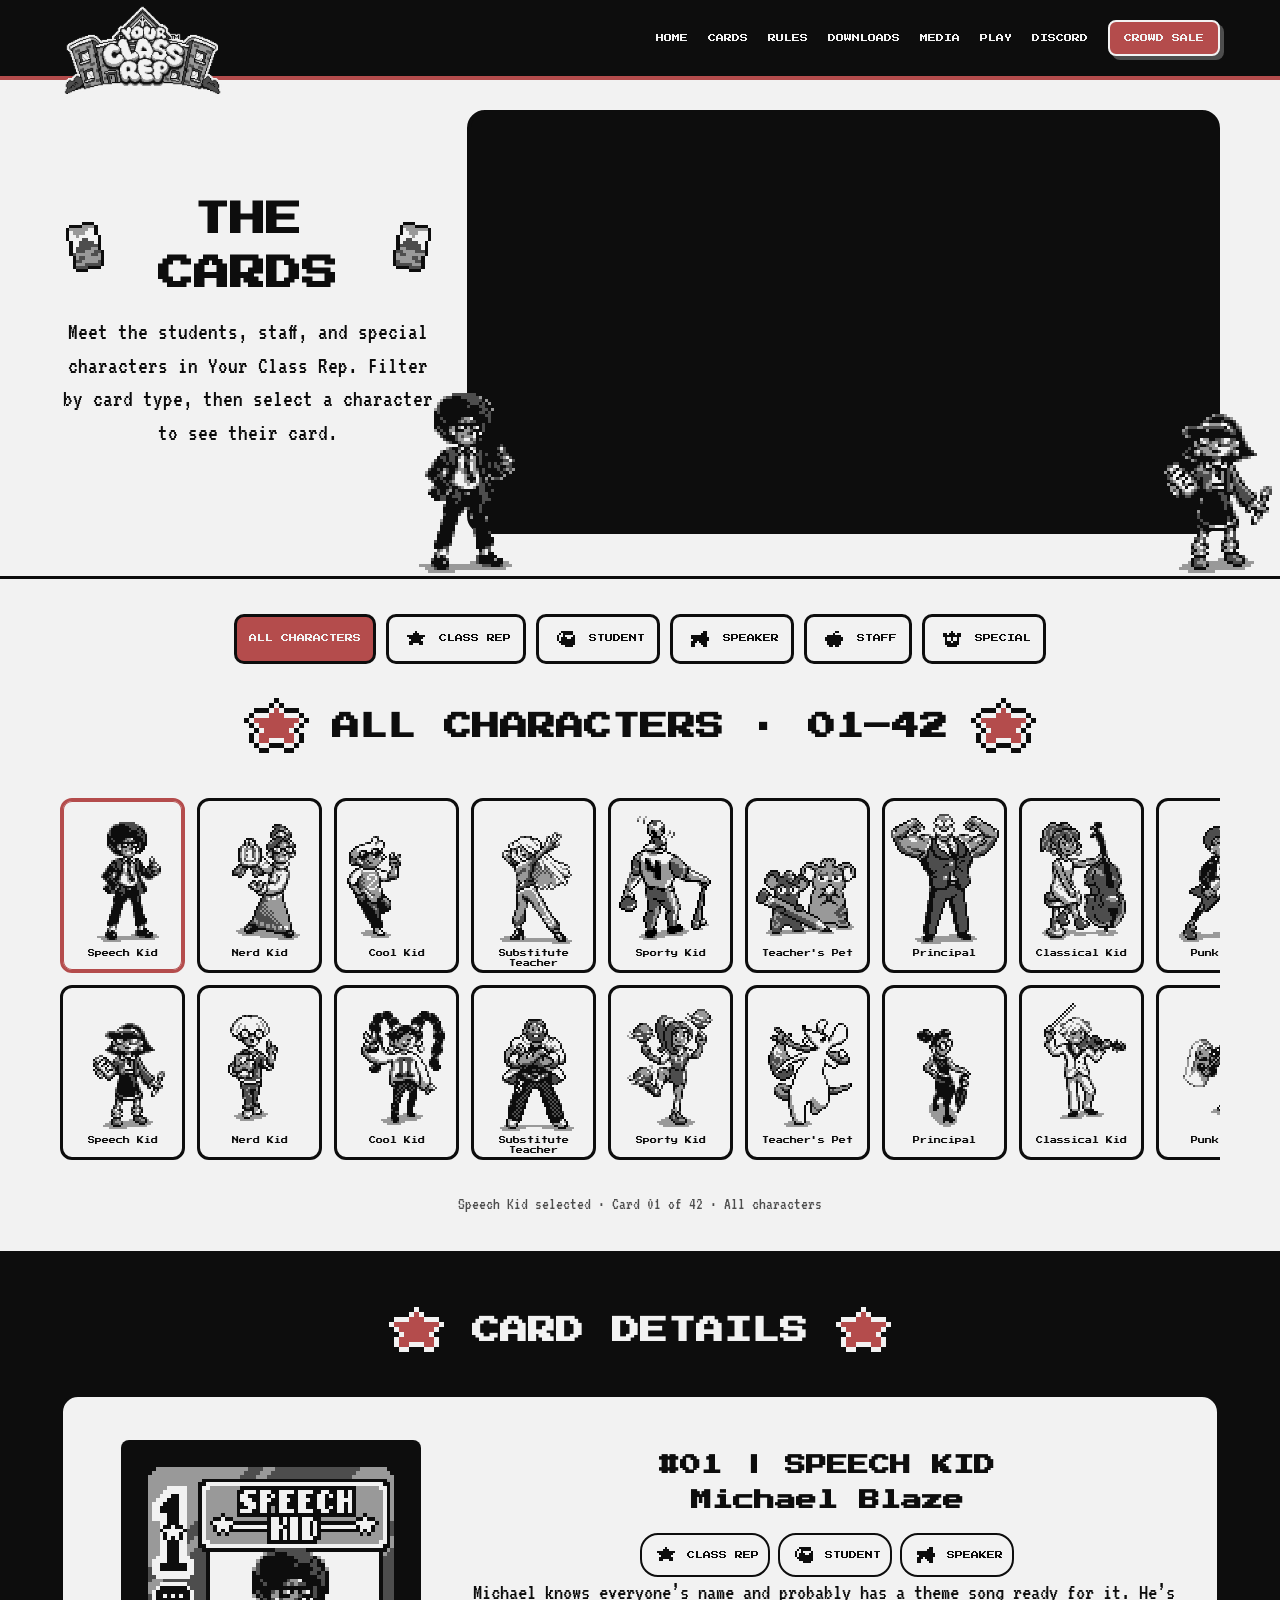
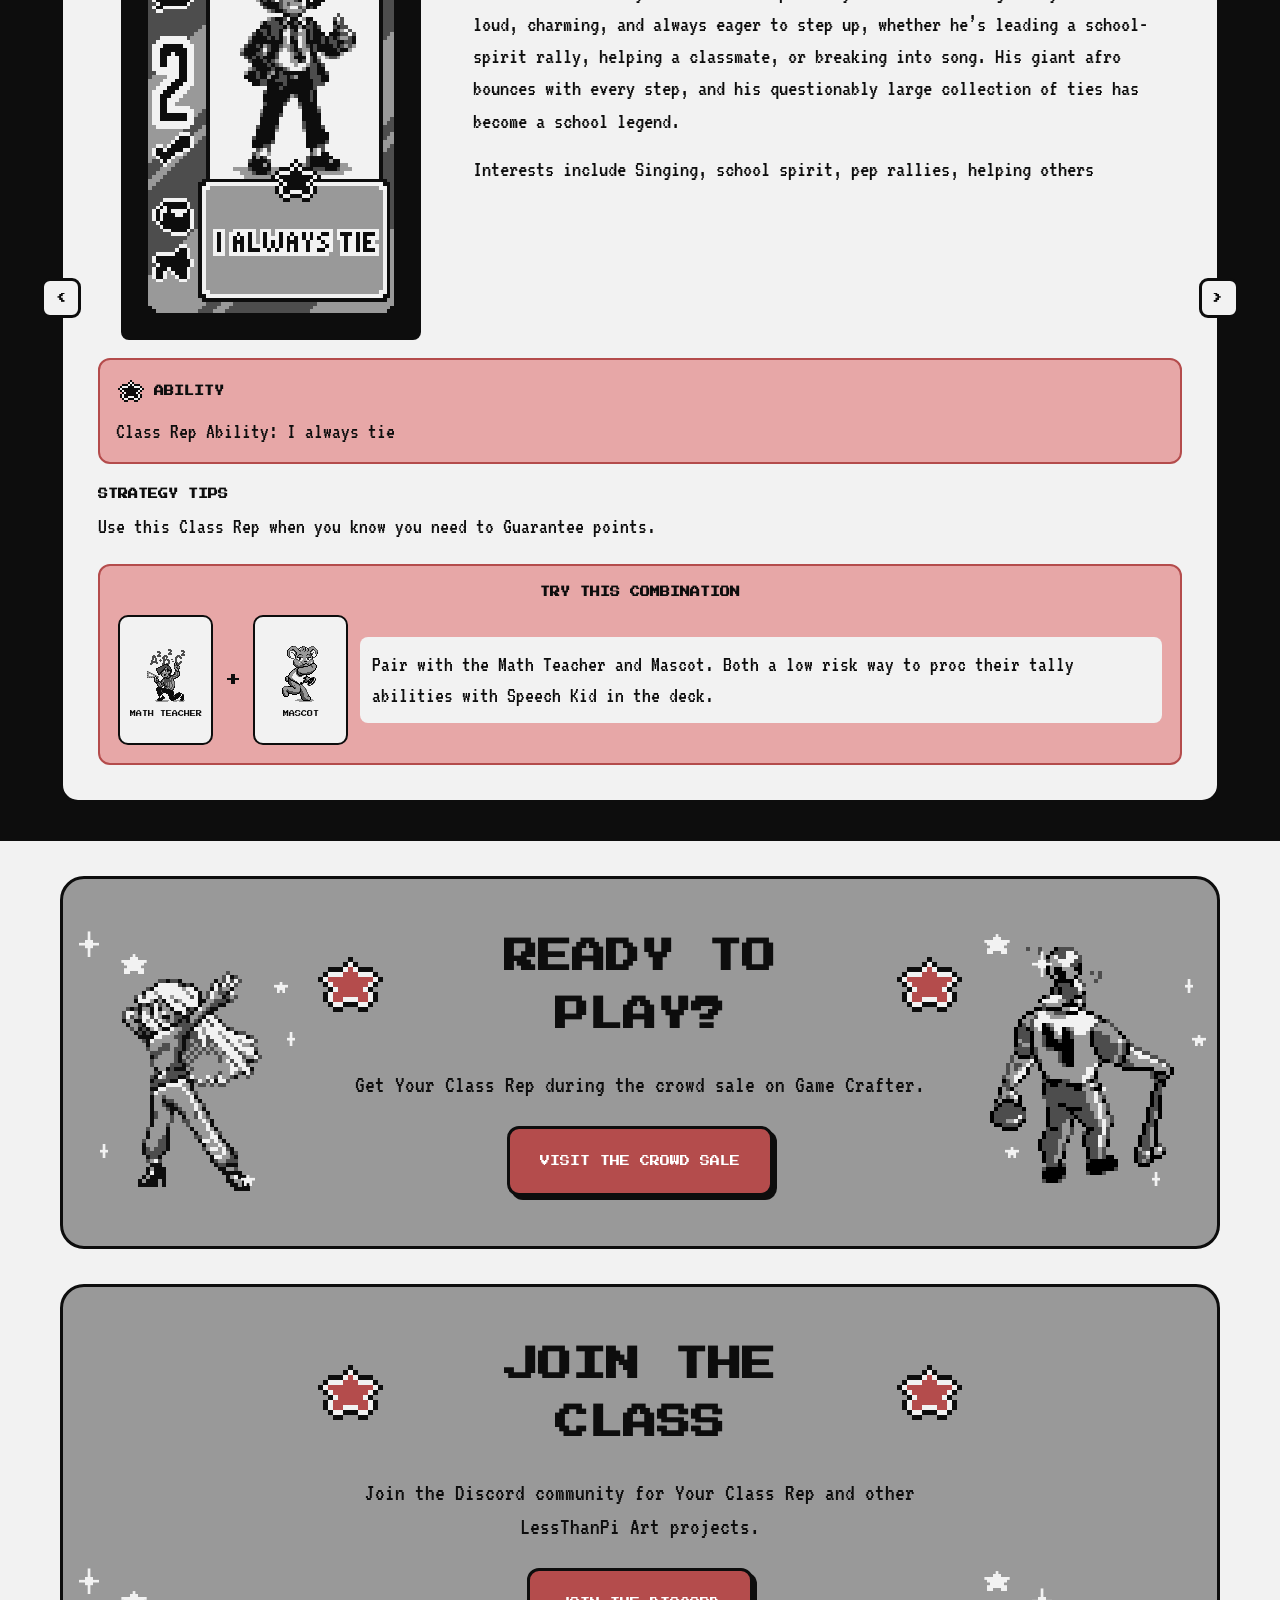
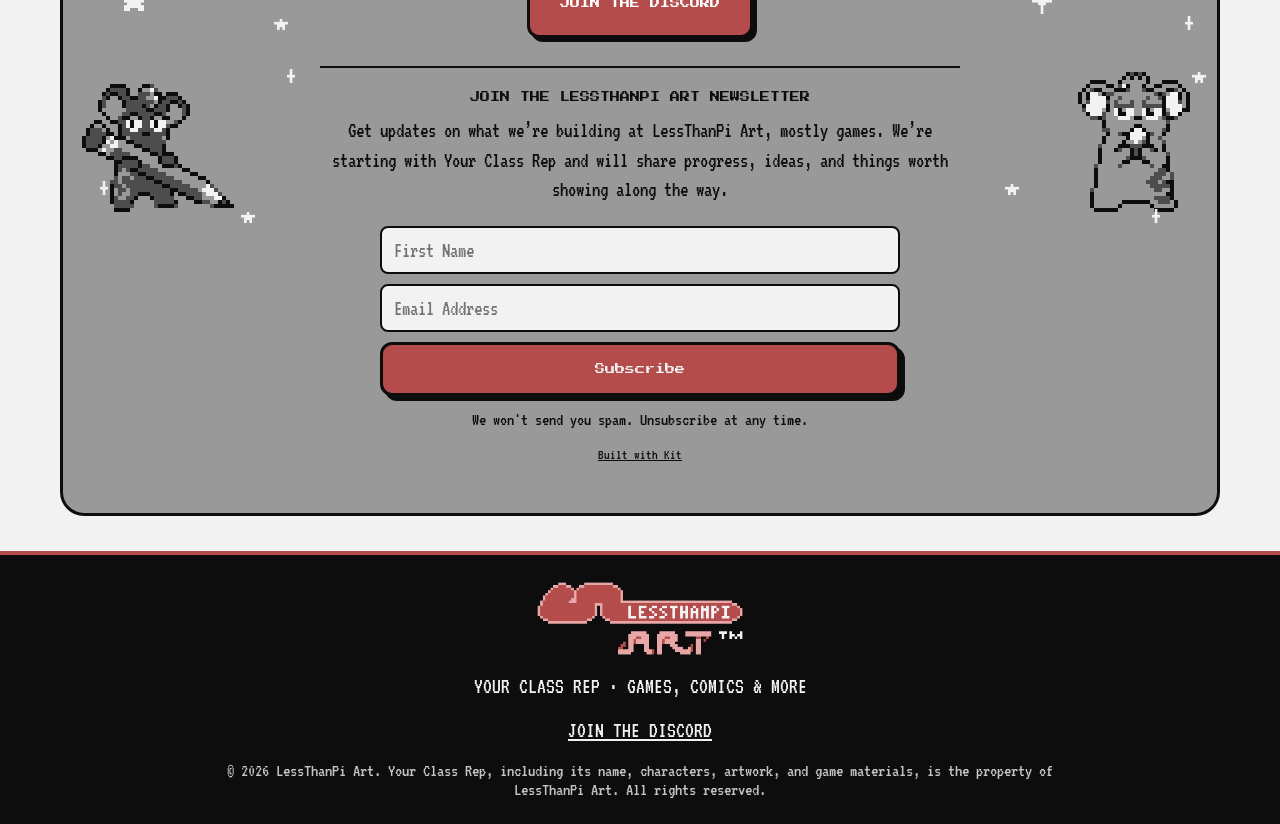
<file: cards.html>
<!doctype html>
<html lang="en">
<head>
  <meta charset="utf-8">
  <meta name="viewport" content="width=device-width, initial-scale=1">
  <title>Meet the Cards | Your Class Rep</title>
  <meta name="description" content="Browse all 42 Your Class Rep characters and explore their card details, abilities, and strategy tips.">
  <meta name="robots" content="index, follow, max-image-preview:large">
  <link rel="canonical" href="https://yourclassrep.com/cards.html">
  <meta property="og:type" content="website">
  <meta property="og:site_name" content="Your Class Rep">
  <meta property="og:title" content="MEET THE CARDS | YOUR CLASS REP">
  <meta property="og:description" content="Browse all 42 Your Class Rep characters and explore their card details, abilities, and strategy tips.">
  <meta property="og:url" content="https://yourclassrep.com/cards.html">
  <meta property="og:image" content="https://yourclassrep.com/images/Action%20Shots/TCG-YCR-ActionShots1.png">
  <meta property="og:image:alt" content="A fan of Your Class Rep character cards">
  <meta name="twitter:card" content="summary_large_image">
  <meta name="twitter:title" content="MEET THE CARDS | YOUR CLASS REP">
  <meta name="twitter:description" content="Browse all 42 Your Class Rep characters and explore their card details, abilities, and strategy tips.">
  <meta name="twitter:image" content="https://yourclassrep.com/images/Action%20Shots/TCG-YCR-ActionShots1.png">
  <meta name="twitter:image:alt" content="A fan of Your Class Rep character cards">
  <link rel="icon" type="image/png" sizes="32x32" href="images/Assets/favicon-32.png">
  <link rel="icon" type="image/png" sizes="192x192" href="images/Assets/favicon-192.png">
  <link rel="apple-touch-icon" href="images/Assets/apple-touch-icon.png">
  <link rel="preconnect" href="https://fonts.googleapis.com">
  <link rel="preconnect" href="https://fonts.gstatic.com" crossorigin>
  <link href="https://fonts.googleapis.com/css2?family=Press+Start+2P&family=VT323&display=swap" rel="stylesheet">
  <style>
    :root { --black:#0d0d0d; --white:#f2f2f2; --light-gray:#999; --dark-gray:#4d4d4d; --red:#b44c4c; --pink:rgb(231,167,167); }
    * { box-sizing:border-box; }
    html { scroll-behavior:smooth; scroll-padding-top:100px; }
    body { margin:0; background:var(--white); color:var(--black); font:22px "VT323",monospace; }
    a { color:inherit; }
    h1,h2,h3,.pixel { font-family:"Press Start 2P",monospace; text-transform:uppercase; }
    h1 { font-size:clamp(22px,3vw,36px); line-height:1.5; margin:0; }
    h2 { font-size:clamp(15px,2vw,21px); line-height:1.7; margin:0; }
    h3 { font-size:10px; line-height:1.7; margin:0; }
    p { line-height:1.4; }
    .wrap { width:min(1160px,calc(100% - 40px)); margin:auto; }
    .topbar { position:sticky; top:0; z-index:10; background:var(--black); color:var(--white); border-bottom:4px solid var(--red); }
    .nav { position:relative; min-height:76px; display:flex; align-items:center; justify-content:flex-end; gap:22px; }
    .brand { position:absolute; z-index:2; left:0; top:4px; display:block; }
    .brand img { display:block; width:220px; height:auto; max-width:none; object-fit:initial; }
    .navlinks { display:flex; align-items:center; justify-content:flex-end; gap:clamp(10px,1.6vw,20px); }
    .navlinks a { color:var(--white); text-decoration:none; font:8px "Press Start 2P",monospace; }
    .navlinks a:hover { color:#ff8b8b; }
    .navlinks .sale-nav { padding:12px 14px; background:var(--red); border:2px solid var(--white); border-radius:8px; box-shadow:4px 4px 0 var(--dark-gray); }
    .page-head { display:grid; grid-template-columns:minmax(0,1fr) minmax(0,2fr); align-items:center; gap:30px; padding:30px 0 42px; text-align:left; }
    .page-head > div:first-child { text-align:center; }
    .page-head p { max-width:740px; margin:15px auto 0; font-size:24px; text-align:center; }
    .page-head-portrait { position:relative; display:flex; min-height:290px; align-items:center; justify-content:center; }
    .page-head-art { width:216px; height:280px; object-fit:contain; image-rendering:pixelated; }
    .character-speech { position:absolute; top:-10px; right:95px; width:160px; padding:12px 10px; border:3px solid var(--black); border-radius:16px; background:#fff; font:8px/1.7 "Press Start 2P",monospace; text-align:center; }
    .character-speech::after { content:""; position:absolute; left:18px; bottom:-10px; width:14px; height:14px; border-right:3px solid var(--black); border-bottom:3px solid var(--black); background:#fff; transform:skewY(45deg); }
    .page-head-portrait.page-head-video-wrap { min-height:0; }
    .page-head-video { position:relative; width:100%; aspect-ratio:16/9; border:4px solid var(--black); border-radius:18px; background:var(--black); }
    .page-head-video iframe { display:block; width:100%; height:100%; border:0; border-radius:14px; }
    .page-head-video-character { position:absolute; z-index:2; bottom:-52px; width:162px; height:210px; object-fit:contain; image-rendering:pixelated; pointer-events:none; }
    .page-head-video-character.left { left:-94px; }
    .page-head-video-character.right { right:-74px; }
    .band { padding:35px 0; border-block:3px solid var(--black); }
    #card-detail { color:var(--white); background:var(--black); }
    #card-detail .detail { color:var(--black); }
    .section-title { display:flex; align-items:center; justify-content:center; gap:18px; margin-bottom:22px; text-align:center; }
    .section-title h2 { font-size:clamp(18px,2.7vw,28px); }
    .section-title::before,.section-title::after { content:""; flex:none; width:75px; height:80px; background:center/contain no-repeat url("images/Assets/RedStar.png"); }
    .page-heading { display:flex; align-items:center; justify-content:center; gap:24px; }
    .page-heading img { width:50px; height:75px; object-fit:contain; image-rendering:pixelated; }
    .type-tabs { display:flex; justify-content:center; flex-wrap:wrap; gap:10px; margin:0 0 24px; }
    .type-tab { display:inline-flex; min-height:44px; align-items:center; gap:8px; padding:6px 12px; color:var(--black); background:var(--white); border:3px solid var(--black); border-radius:10px; font:8px/1.6 "Press Start 2P",monospace; cursor:pointer; }
    .type-tab img { width:30px; height:32px; object-fit:contain; image-rendering:pixelated; }
    .type-tab[aria-pressed="true"],.type-tab:hover { color:var(--white); background:var(--red); }
    .rail-shell { position:relative; }
    .character-rail { display:grid; width:100%; grid-auto-flow:column; grid-template-rows:repeat(2,175px); grid-auto-columns:125px; gap:12px; padding:8px 8px 20px; overflow-x:auto; overscroll-behavior-x:contain; scroll-snap-type:x mandatory; scrollbar-color:var(--red) var(--dark-gray); }
    .character-rail.is-centered { justify-content:center; }
    .character { display:flex; min-width:0; flex-direction:column; align-items:center; justify-content:flex-start; padding:7px 7px 8px; color:var(--black); -webkit-text-fill-color:var(--black); background:var(--white); border:3px solid var(--black); border-radius:12px; scroll-snap-align:start; cursor:pointer; }
    .character img { flex:none; width:108px; height:140px; object-fit:contain; image-rendering:pixelated; }
    .character span { display:block; width:100%; margin-top:1px; color:var(--black); -webkit-text-fill-color:var(--black); font:7px/1.5 "Press Start 2P",monospace; text-align:center; }
    .character[aria-pressed="true"] { border-color:var(--red); box-shadow:inset 0 0 0 1px var(--red); }
    .character:hover,.character:focus-visible { border-color:var(--red); box-shadow:inset 0 0 0 1px var(--red); }
    .detail-visual { float:left; width:32%; margin:8px 28px 18px 0; }
    .card-types { display:flex; width:calc(100% - 32% - 28px); align-items:center; justify-content:center; gap:10px; margin:7px 0 0 calc(32% + 28px); text-align:center; }
    .type-tags { display:flex; flex-wrap:wrap; justify-content:flex-start; gap:8px; }
    .type-tags button { display:inline-flex; align-items:center; gap:6px; padding:4px 9px; color:var(--black); border:2px solid var(--black); border-radius:18px; background:var(--white); font:8px "Press Start 2P",monospace; cursor:pointer; }
    .type-tags button:hover,.type-tags button:focus-visible,.type-tags button[aria-pressed="true"] { color:var(--white); background:var(--red); }
    .type-tags img { flex:none; width:30px; height:32px; object-fit:contain; image-rendering:pixelated; }
    .selected-count { margin:12px 0 0; color:var(--dark-gray); font-size:17px; text-align:center; }
    .detail { position:relative; display:flow-root; padding:35px; border:3px solid var(--black); border-radius:18px; background:var(--white); }
    .detail-card { display:flex; justify-content:center; padding:0; background:transparent; border-radius:0; overflow:visible; }
    .detail-card img { display:block; width:min(100%,300px); height:auto; border-radius:8px; object-fit:contain; image-rendering:pixelated; }
    .detail-copy { padding-top:8px; }
    .detail-copy h2 { margin-bottom:14px; }
    #detail-name { width:calc(100% - 32% - 28px); margin:8px 0 14px calc(32% + 28px); text-align:center; }
    #detail-name span { display:block; }
    .card-nav { position:absolute; top:50%; z-index:3; display:grid; width:40px; height:40px; place-items:center; transform:translateY(-50%); color:var(--black); background:var(--white); border:3px solid var(--black); border-radius:9px; font:14px "Press Start 2P",monospace; cursor:pointer; }
    .card-nav.previous { left:-22px; }
    .card-nav.next { right:-22px; }
    .card-nav:hover,.card-nav:focus-visible { color:var(--white); background:var(--red); }
    #detail-name { text-transform:none; }
    .detail-copy p { margin:0 0 16px; font-size:23px; }
    .detail-interests { margin-bottom:12px!important; }
    .detail-interests strong { font-family:"Press Start 2P",monospace; font-size:9px; }
    .placeholder { clear:left; width:100%; margin:20px 0 0; padding:16px; background:var(--pink); border:2px solid var(--red); border-radius:12px; }
    .placeholder h3 { display:flex; align-items:center; gap:8px; margin-bottom:8px; }
    .detail-ability-icon:not([hidden]) { display:block; width:30px; height:32px; object-fit:contain; image-rendering:pixelated; }
    .placeholder p { margin:0; }
    .strategy-tips { clear:left; width:100%; margin:20px 0 0; padding:2px 0; background:var(--white); }
    .strategy-tips h3 { margin-bottom:8px; }
    .strategy-tips p { margin:0; }
    .combination { clear:left; margin-top:20px; padding:18px; background:var(--pink); border:2px solid var(--red); border-radius:12px; }
    .combination h3 { margin-bottom:14px; text-align:center; }
    .combination-content { display:grid; grid-template-columns:auto auto auto minmax(150px,1fr); align-items:center; gap:12px; }
    .combo-character { display:flex; width:95px; min-height:130px; flex-direction:column; align-items:center; justify-content:center; padding:8px; color:var(--black); background:var(--white); border:2px solid var(--black); border-radius:10px; text-align:center; text-decoration:none; cursor:pointer; }
    .combo-character:hover,.combo-character:focus-visible { outline:3px solid var(--red); outline-offset:2px; }
    .combo-character img { width:54px; height:70px; object-fit:contain; image-rendering:pixelated; }
    .combo-character span { font:6px/1.6 "Press Start 2P",monospace; }
    .combo-plus { font:16px "Press Start 2P",monospace; }
    .combo-copy { margin:0!important; padding:12px; background:var(--white); border-radius:8px; }
    .community { position:relative; max-width:1160px; min-height:320px; margin:35px auto; padding:50px 250px; color:var(--black); background:var(--light-gray); text-align:center; border:3px solid var(--black); border-radius:24px; overflow:hidden; }
    .community .section-title { margin-bottom:18px; }
    .community .section-title h2 { font-size:clamp(22px,3vw,34px); }
    .community-character { position:absolute; top:50%; width:216px; height:280px; transform:translateY(-50%); }
    .community-character.left { left:15px; }
    .community-character.right { right:15px; }
    .community-art { position:absolute; inset:0; width:216px; height:280px; object-fit:contain; image-rendering:pixelated; pointer-events:none; }
    .community-sparkle { position:absolute; width:42px; height:45px; object-fit:contain; pointer-events:none; }
    .community-sparkle.s4 { top:20px; left:35px; }
    .community-sparkle.s5 { top:95px; right:-18px; }
    .community-sparkle.s6 { bottom:0; right:25px; }
    .community-sparkle.s1 { top:0; left:-10px; }
    .community-sparkle.s2 { top:42px; right:-8px; }
    .community-sparkle.s3 { bottom:28px; left:5px; }
    .community .button { min-height:70px; padding:20px 30px; color:#fff; background:var(--red); border-color:var(--black); border-radius:12px; font-size:10px; }
    .community .button:hover { color:#fff; background:var(--black); }
    .community p { font-size:24px; }
    .button { display:inline-flex; justify-content:center; align-items:center; min-height:48px; padding:12px 18px; color:var(--white); background:var(--red); border:3px solid var(--black); box-shadow:4px 4px 0 var(--black); text-decoration:none; font:8px "Press Start 2P",monospace; line-height:1.8; }
    .button:hover { background:var(--black); }
    footer { padding:25px; color:var(--white); background:var(--black); text-align:center; border-top:4px solid var(--red); }
    .maker-logo-link { display:block; width:min(210px,58vw); margin:0 auto 18px; }
    .maker-logo { display:block; width:100%; height:auto; margin:0; }
    footer a { color:var(--white); }
    @media(max-width:1100px) {
      .nav { display:block; min-height:0; padding:16px 0 8px; }
      .navlinks { display:flex; width:100%; flex-direction:column; align-items:flex-end; justify-content:flex-start; gap:10px; margin:0; padding:0; text-align:right; }
      .navlinks .sale-nav { margin-left:0; }
    }
    @media(max-width:800px) {
      .brand img { width:220px; }
      .navlinks a { font-size:7px; }
      .page-head { grid-template-columns:1fr; gap:24px; }
      .page-head-video-character { bottom:-28px; width:108px; height:140px; }
      .page-head-video-character.left { left:-66px; }
      .page-head-video-character.right { right:-46px; }
      .detail { padding:22px; }
      .detail-visual { width:34%; margin-right:20px; }
      #detail-name,.card-types { width:calc(100% - 34% - 20px); margin-left:calc(34% + 20px); }
    }
    @media(max-width:560px) {
      body { font-size:20px; }
      .wrap { width:calc(100% - 28px); }
      .brand img { width:220px; height:auto; }
      .navlinks a { font-size:6px; }
      .navlinks .sale-nav { padding:9px; }
      .page-head { grid-template-columns:minmax(0,2fr) minmax(150px,1fr); gap:8px; padding:22px 0 18px; }
      .page-head-portrait { min-height:160px; }
      .page-head-art { width:108px; height:140px; }
      .character-speech { top:-6px; right:95px; width:125px; padding:8px 6px; font-size:6px; }
      .community { min-height:250px; padding:40px 155px; }
      .community-character { width:108px; height:140px; }
      .community-art { width:108px; height:140px; }
      .community-sparkle { width:30px; height:32px; }
      .community-sparkle.s1 { top:8px; left:-8px; }
      .community-sparkle.s2 { top:32px; right:-8px; }
      .community-sparkle.s3 { bottom:16px; left:0; }
      .band { padding:25px 0; }
      .character-rail { grid-template-rows:repeat(2,115px); grid-auto-columns:105px; gap:9px; }
      .character img { width:54px; height:70px; }
      .character span { font-size:6px; }
      .detail { padding:15px; }
      .detail-visual { width:40%; margin:6px 14px 14px 0; }
      #detail-name,.card-types { width:calc(100% - 40% - 14px); margin-left:calc(40% + 14px); }
      #detail-name { font-size:9px; }
      .card-nav { width:32px; height:32px; font-size:10px; }
      .card-nav.previous { left:2px; }
      .card-nav.next { right:2px; }
      .detail-card img { width:100%; }
      .detail-copy h2 { font-size:14px; }
      .page-head { grid-template-columns:1fr; gap:8px; padding:29px 0 23px; }
      .page-head-portrait { min-height:clamp(210px,70vw,245px); align-items:flex-end; }
      .page-head-portrait.page-head-video-wrap { min-height:0; }
      .page-head-art { width:40vw; max-width:160px; height:auto; }
      .character-speech { top:0; right:auto; left:50%; width:min(160px,55vw); padding:6px 7px; font-size:5px; transform:translateX(-50%); }
      .character-speech::after { left:calc(50% - 7px); }
      .page-heading { gap:10px; }
      .page-heading img { width:35px; height:55px; }
      .combination-content { grid-template-columns:auto auto auto; justify-content:center; }
      .combo-copy { grid-column:1 / -1; }
      .community { min-height:220px; margin:20px 14px; padding:30px 68px; }
      .community-character { width:54px; height:70px; }
      .community-character.left { left:4px; }
      .community-character.right { right:4px; }
      .community-art { width:54px; height:70px; }
      .community-sparkle { width:28px; height:30px; }
      .community-sparkle.s1 { top:12px; left:-10px; }
      .community-sparkle.s2 { top:28px; right:-10px; }
      .community-sparkle.s3 { bottom:8px; left:0; }
    }
    @media(max-width:640px) {
      .card-nav { z-index:25; visibility:hidden; opacity:0; pointer-events:none; transition:opacity .15s ease; }
      .card-nav.is-section-visible { visibility:visible; opacity:1; pointer-events:auto; }
    }
    .topbar .brand img { width:166px; transition:none; }
  </style>
  <link rel="stylesheet" href="newsletter.css">
</head>
<body>
  <header class="topbar">
    <nav class="nav wrap" aria-label="Main navigation">
      <a class="brand" href="index.html" aria-label="Your Class Rep home"><img src="images/Assets/YourClassRepLogo-Large.png" alt="Your Class Rep"></a>
      <div class="navlinks"><a href="index.html">HOME</a><a href="cards.html" aria-current="page">CARDS</a><a href="rules.html">RULES</a><a href="downloads.html">DOWNLOADS</a><a href="media.html">MEDIA</a><a href="play.html">PLAY</a><a href="https://discord.gg/mZXwqtUXw4" target="_blank" rel="noopener noreferrer">DISCORD</a><a class="sale-nav" href="https://www.thegamecrafter.com/crowdsale/your-class-rep:-the-card-game" target="_blank" rel="noopener noreferrer">CROWD SALE</a></div>
    </nav>
  </header>
  <main>
    <section class="page-head wrap">
      <div><div class="page-heading"><img src="images/Assets/TinyCardBack-Large-L.png" alt=""><h1>THE CARDS</h1><img src="images/Assets/TinyCardBack-Large-R.png" alt=""></div>
      <p>Meet the students, staff, and special characters in Your Class Rep. Filter by card type, then select a character to see their card.</p></div>
      <div class="page-head-portrait page-head-video-wrap">
        <div class="page-head-video">
          <iframe src="https://www.youtube-nocookie.com/embed/Tuj8p--WLW8" title="How to play Your Class Rep" loading="eager" referrerpolicy="origin" allow="accelerometer; autoplay; clipboard-write; encrypted-media; gyroscope; picture-in-picture; web-share" allowfullscreen></iframe>
          <img class="page-head-video-character left" src="images/Characters/01-SpeechM-Ch.png" alt="" aria-hidden="true">
          <img class="page-head-video-character right" src="images/Characters/02-SpeechF-Ch.png" alt="" aria-hidden="true">
        </div>
      </div>
    </section>
    <section class="band" id="character-select" aria-label="Filter characters by type">
      <div class="wrap">
        <div class="type-tabs" role="group" aria-label="Choose a card type">
          <button class="type-tab" type="button" data-type="all" aria-pressed="true">ALL CHARACTERS</button>
          <button class="type-tab" type="button" data-type="Class Rep" aria-pressed="false"><img src="images/Assets/GameIcons/Types/ClassRepIcon-Large.png" alt="" aria-hidden="true">CLASS REP</button>
          <button class="type-tab" type="button" data-type="Student" aria-pressed="false"><img src="images/Assets/GameIcons/Types/StudentIcon-Large.png" alt="" aria-hidden="true">STUDENT</button>
          <button class="type-tab" type="button" data-type="Speaker" aria-pressed="false"><img src="images/Assets/GameIcons/Types/SpeakerIcon-Large.png" alt="" aria-hidden="true">SPEAKER</button>
          <button class="type-tab" type="button" data-type="Staff" aria-pressed="false"><img src="images/Assets/GameIcons/Types/StaffIcon-Large.png" alt="" aria-hidden="true">STAFF</button>
          <button class="type-tab" type="button" data-type="Special" aria-pressed="false"><img src="images/Assets/GameIcons/Types/SpecialIcon-Large.png" alt="" aria-hidden="true">SPECIAL</button>
        </div>
        <div class="section-title"><h2 id="type-title">ALL CHARACTERS · 01–42</h2></div>
        <div class="rail-shell">
          <div class="character-rail" id="character-rail" aria-label="Characters matching selected type"></div>
        </div>
        <p class="selected-count" id="selected-count" aria-live="polite">Select a character to view their card.</p>
      </div>
    </section>
    <section class="band" id="card-detail">
      <div class="wrap">
        <div class="section-title"><h2>CARD DETAILS</h2></div>
        <article class="detail" aria-live="polite">
          <button class="card-nav previous" id="previous-card" type="button" aria-label="Previous card">‹</button>
          <button class="card-nav next" id="next-card" type="button" aria-label="Next card">›</button>
          <div class="detail-visual"><div class="detail-card"><img id="full-card" src="images/Cards/01-SpeechM.png" alt="Speech Kid full card"></div></div>
          <div class="detail-copy">
            <h2 id="detail-name"><span id="detail-title-card">#01 | SPEECH KID</span><span id="detail-title-character">Placeholder</span></h2>
            <div class="card-types"><div class="type-tags" role="group" aria-label="Filter by this card's type"></div></div>
            <p id="detail-bio">Character biography will be added as the character guide is completed.</p>
            <p class="detail-interests"><span id="detail-interests">Interests will be added as the character guide is completed.</span></p>
          </div>
          <div class="placeholder"><h3><img id="detail-ability-icon" class="detail-ability-icon" alt="" hidden>ABILITY</h3><p id="detail-ability">The card image shows the current printed stats and ability. More descriptions will be added as the card guide is completed.</p></div>
          <div class="strategy-tips"><h3>STRATEGY TIPS</h3><p id="detail-strategy">Tips and card combinations will be added as the strategy guide is developed.</p></div>
          <div class="combination"><h3>TRY THIS COMBINATION</h3><div class="combination-content"><button class="combo-character" type="button" data-number="11" aria-label="View Teacher's Pet card"><img src="images/Characters/11-PetF-Ch.png" alt=""><span>TEACHER'S PET</span></button><span class="combo-plus">+</span><button class="combo-character" type="button" data-number="12" aria-label="View Teacher's Pet card"><img src="images/Characters/12-PetM-Ch.png" alt=""><span>TEACHER'S PET</span></button><p class="combo-copy">This is a placeholder combination. We’ll add unique pairings and strategy for each card as the guide is completed.</p></div></div>
        </article>
      </div>
    </section>
    <section class="community wrap">
      <div class="community-character left"><img class="community-art" src="images/Characters/07-SubF-Ch.png" alt="" aria-hidden="true"><img class="community-sparkle s1" src="images/Assets/Stars/4pointStarL.png" alt="" aria-hidden="true"><img class="community-sparkle s2" src="images/Assets/Stars/5pointStarS.png" alt="" aria-hidden="true"><img class="community-sparkle s3" src="images/Assets/Stars/4pointStarS.png" alt="" aria-hidden="true"><img class="community-sparkle s4" src="images/Assets/Stars/5pointStarL.png" alt="" aria-hidden="true"><img class="community-sparkle s5" src="images/Assets/Stars/4pointStarS.png" alt="" aria-hidden="true"><img class="community-sparkle s6" src="images/Assets/Stars/5pointStarS.png" alt="" aria-hidden="true"></div>
      <div class="community-character right"><img class="community-art" src="images/Characters/09-SportM-Ch.png" alt="" aria-hidden="true"><img class="community-sparkle s1" src="images/Assets/Stars/5pointStarL.png" alt="" aria-hidden="true"><img class="community-sparkle s2" src="images/Assets/Stars/4pointStarS.png" alt="" aria-hidden="true"><img class="community-sparkle s3" src="images/Assets/Stars/5pointStarS.png" alt="" aria-hidden="true"><img class="community-sparkle s4" src="images/Assets/Stars/4pointStarL.png" alt="" aria-hidden="true"><img class="community-sparkle s5" src="images/Assets/Stars/5pointStarS.png" alt="" aria-hidden="true"><img class="community-sparkle s6" src="images/Assets/Stars/4pointStarS.png" alt="" aria-hidden="true"></div>
      <div class="section-title"><h2>READY TO PLAY?</h2></div>
      <p>Get Your Class Rep during the crowd sale on Game Crafter.</p>
      <a class="button" href="https://www.thegamecrafter.com/crowdsale/your-class-rep:-the-card-game" target="_blank" rel="noopener noreferrer">VISIT THE CROWD SALE</a>
    </section>
    <section class="community wrap" aria-labelledby="join-class-title">
      <div class="community-character left"><img class="community-art" src="images/Characters/11-PetF-Ch1.png" alt="" aria-hidden="true"><img class="community-sparkle s1" src="images/Assets/Stars/4pointStarL.png" alt="" aria-hidden="true"><img class="community-sparkle s2" src="images/Assets/Stars/5pointStarS.png" alt="" aria-hidden="true"><img class="community-sparkle s3" src="images/Assets/Stars/4pointStarS.png" alt="" aria-hidden="true"><img class="community-sparkle s4" src="images/Assets/Stars/5pointStarL.png" alt="" aria-hidden="true"><img class="community-sparkle s5" src="images/Assets/Stars/4pointStarS.png" alt="" aria-hidden="true"><img class="community-sparkle s6" src="images/Assets/Stars/5pointStarS.png" alt="" aria-hidden="true"></div>
      <div class="community-character right"><img class="community-art" src="images/Characters/11-PetF-Ch2.png" alt="" aria-hidden="true"><img class="community-sparkle s1" src="images/Assets/Stars/5pointStarL.png" alt="" aria-hidden="true"><img class="community-sparkle s2" src="images/Assets/Stars/4pointStarS.png" alt="" aria-hidden="true"><img class="community-sparkle s3" src="images/Assets/Stars/5pointStarS.png" alt="" aria-hidden="true"><img class="community-sparkle s4" src="images/Assets/Stars/4pointStarL.png" alt="" aria-hidden="true"><img class="community-sparkle s5" src="images/Assets/Stars/5pointStarS.png" alt="" aria-hidden="true"><img class="community-sparkle s6" src="images/Assets/Stars/4pointStarS.png" alt="" aria-hidden="true"></div>
      <div class="section-title"><h2 id="join-class-title">JOIN THE CLASS</h2></div>
      <p>Join the Discord community for Your Class Rep and other LessThanPi Art projects.</p>
      <a class="button" href="https://discord.gg/mZXwqtUXw4" target="_blank" rel="noopener noreferrer">JOIN THE DISCORD</a>
      <div class="newsletter-area">
        <h3>Join the LessThanPi Art Newsletter</h3>
        <p>Get updates on what we’re building at LessThanPi Art, mostly games. We’re starting with Your Class Rep and will share progress, ideas, and things worth showing along the way.</p>
        <script src="https://f.convertkit.com/ckjs/ck.5.js"></script>
        <form action="https://app.kit.com/forms/9570682/subscriptions" class="seva-form formkit-form newsletter-form" method="post" data-sv-form="9570682" data-uid="beb55ba1cf" data-format="inline" data-version="5" data-options="{&quot;settings&quot;:{&quot;after_subscribe&quot;:{&quot;action&quot;:&quot;message&quot;,&quot;success_message&quot;:&quot;Success! Now check your email to confirm your subscription.&quot;,&quot;redirect_url&quot;:&quot;&quot;},&quot;analytics&quot;:{&quot;google&quot;:null,&quot;fathom&quot;:null,&quot;facebook&quot;:null,&quot;segment&quot;:null,&quot;pinterest&quot;:null,&quot;sparkloop&quot;:null,&quot;googletagmanager&quot;:null},&quot;modal&quot;:{&quot;trigger&quot;:&quot;timer&quot;,&quot;scroll_percentage&quot;:null,&quot;timer&quot;:5,&quot;devices&quot;:&quot;all&quot;,&quot;show_once_every&quot;:15},&quot;powered_by&quot;:{&quot;show&quot;:true,&quot;url&quot;:&quot;https://kit.com/features/forms?utm_campaign=poweredby&amp;utm_content=form&amp;utm_medium=referral&amp;utm_source=dynamic&quot;},&quot;recaptcha&quot;:{&quot;enabled&quot;:false},&quot;return_visitor&quot;:{&quot;action&quot;:&quot;show&quot;,&quot;custom_content&quot;:&quot;&quot;},&quot;slide_in&quot;:{&quot;display_in&quot;:&quot;bottom_right&quot;,&quot;trigger&quot;:&quot;timer&quot;,&quot;scroll_percentage&quot;:null,&quot;timer&quot;:5,&quot;devices&quot;:&quot;all&quot;,&quot;show_once_every&quot;:15},&quot;sticky_bar&quot;:{&quot;display_in&quot;:&quot;top&quot;,&quot;trigger&quot;:&quot;timer&quot;,&quot;scroll_percentage&quot;:null,&quot;timer&quot;:5,&quot;devices&quot;:&quot;all&quot;,&quot;show_once_every&quot;:15}},&quot;version&quot;:&quot;5&quot;}" min-width="400 500 600 700 800">
          <div data-style="minimal">
            <ul class="formkit-alert formkit-alert-error" data-element="errors" data-group="alert"></ul>
            <div data-element="fields" data-stacked="true" class="seva-fields formkit-fields">
              <div class="formkit-field"><input class="formkit-input" aria-label="First Name" name="fields[first_name]" required placeholder="First Name" type="text"></div>
              <div class="formkit-field"><input class="formkit-input" name="email_address" aria-label="Email Address" placeholder="Email Address" required type="email"></div>
              <button data-element="submit" class="formkit-submit"><div class="formkit-spinner"><div></div><div></div><div></div></div><span>Subscribe</span></button>
            </div>
            <div class="formkit-guarantee" data-element="guarantee">We won't send you spam. Unsubscribe at any time.</div>
            <div class="formkit-powered-by-convertkit-container"><a href="https://kit.com/features/forms?utm_campaign=poweredby&amp;utm_content=form&amp;utm_medium=referral&amp;utm_source=dynamic" data-element="powered-by" class="formkit-powered-by-convertkit" target="_blank" rel="nofollow noopener">Built with Kit</a></div>
          </div>
        </form>
      </div>
    </section>
  </main>
  <footer><a class="maker-logo-link" href="https://www.lessthanpiart.com/" target="_blank" rel="noopener noreferrer" aria-label="Visit LessThanPi Art"><img class="maker-logo" src="images/Assets/LessThanPiArtLogo-Large.png" alt="LessThanPi Art"></a>YOUR CLASS REP · GAMES, COMICS &amp; MORE<br><br><a href="https://discord.gg/mZXwqtUXw4" target="_blank" rel="noopener noreferrer">JOIN THE DISCORD</a><small class="legal" style="display:block;max-width:900px;margin:20px auto 0;color:#c4c4c4">© 2026 LessThanPi Art. Your Class Rep, including its name, characters, artwork, and game materials, is the property of LessThanPi Art. All rights reserved.</small></footer>
  <script src="character-data.js"></script>
  <script>
    const entries = window.CHARACTER_ENTRIES;
    const details = window.CHARACTER_DETAILS;
    const rail = document.getElementById('character-rail');
    const requestedCard = Number(new URLSearchParams(window.location.search).get('card'));
    let selected = Number.isInteger(requestedCard) && requestedCard >= 1 && requestedCard <= 42 ? requestedCard : 1;
    let activeType = 'all';
    const detailPanel = document.querySelector('.detail');
    const cardNavButtons = [...document.querySelectorAll('.card-nav')];
    function positionCardNav() {
      if (window.innerWidth > 640) {
        cardNavButtons.forEach(button => button.style.top = '');
        return;
      }
      const rect = detailPanel.getBoundingClientRect();
      const panelTop = rect.top + detailPanel.clientTop;
      cardNavButtons.forEach(button => {
        const halfHeight = button.offsetHeight / 2;
        const minCenter = halfHeight + 8;
        const maxCenter = Math.max(minCenter, detailPanel.clientHeight - halfHeight - 8);
        const center = Math.min(Math.max(window.innerHeight / 2, panelTop + minCenter), panelTop + maxCenter);
        button.style.top = `${center - panelTop}px`;
      });
    }
    window.addEventListener('scroll', () => requestAnimationFrame(positionCardNav), { passive:true });
    window.addEventListener('resize', positionCardNav);
    const abilityPlaceholder = 'The card image shows the current printed stats and ability. More descriptions will be added as the card guide is completed.';
    const strategyPlaceholder = 'Tips and card combinations will be added as the strategy guide is developed.';
    const classRepNumbers = new Set([1,2,15,16,29,30]);
    const typeIconPaths = {
      Student:'images/Assets/GameIcons/Types/StudentIcon-Large.png',
      Speaker:'images/Assets/GameIcons/Types/SpeakerIcon-Large.png',
      Staff:'images/Assets/GameIcons/Types/StaffIcon-Large.png',
      Special:'images/Assets/GameIcons/Types/SpecialIcon-Large.png',
      'Class Rep':'images/Assets/GameIcons/Types/ClassRepIcon-Large.png'
    };
    const abilityIconPaths = {
      classRep:'images/Assets/GameIcons/Abilities/ClassRepAbility-Large.png',
      influential:'images/Assets/GameIcons/Abilities/InfluentialAbility-Large.png',
      voter:'images/Assets/GameIcons/Abilities/VoterAbility-Large.png'
    };
    function abilityIconFor(ability = '') {
      if (/^\s*class rep ability\s*:/i.test(ability)) return abilityIconPaths.classRep;
      if (/^\s*(campaign|influential) ability\s*:/i.test(ability)) return abilityIconPaths.influential;
      if (/^\s*(tally|voter) ability\s*:/i.test(ability)) return abilityIconPaths.voter;
      return '';
    }
    function renderCombinations(detail) {
      const container = document.querySelector('.combination-content');
      const copy = document.createElement('p');
      copy.className = 'combo-copy';
      copy.textContent = detail.combinationText || 'Combination pairings and strategy will be added as the character guide is completed.';
      container.replaceChildren();
      if (detail.combinations?.length) {
        detail.combinations.forEach((number, index) => {
          const entry = entries[number - 1];
          if (index) {
            const plus = document.createElement('span');
            plus.className = 'combo-plus';
            plus.textContent = '+';
            container.append(plus);
          }
          const button = document.createElement('button');
          const id = String(number).padStart(2,'0');
          button.type = 'button';
          button.className = 'combo-character';
          button.dataset.number = number;
          button.setAttribute('aria-label', `View ${entry.name} card`);
          const image = document.createElement('img');
          image.src = `images/Characters/${id}-${entry.artCode}-Ch.png`;
          image.alt = '';
          const label = document.createElement('span');
          label.textContent = entry.name.toUpperCase();
          button.append(image, label);
          button.addEventListener('click', () => {
            if (activeType !== 'all' && !entryHasType(entries[number - 1], activeType)) showType('all');
            selectCharacter(number);
            document.getElementById('card-detail').scrollIntoView({ behavior:'smooth', block:'start' });
          });
          container.append(button);
        });
      }
      container.append(copy);
    }
    function selectCharacter(number) {
      selected = number;
      const entry = entries[number-1];
      const detail = details[number] || {};
      document.querySelectorAll('.character').forEach(button => button.setAttribute('aria-pressed', String(Number(button.dataset.number) === number)));
      const id = String(entry.number).padStart(2,'0');
      document.getElementById('full-card').src = `images/Cards/${id}-${entry.code}.png`;
      document.getElementById('full-card').alt = `${entry.name} full card`;
      document.getElementById('detail-title-card').textContent = `#${id} | ${(detail.cardTitle || entry.name).toUpperCase()}`;
      document.getElementById('detail-title-character').textContent = detail.characterName || 'Placeholder';
      const typeTags = document.querySelector('.type-tags');
      const cardTypes = [...(detail.types || ['Type information will be added.'])];
      if (classRepNumbers.has(number)) cardTypes.unshift('Class Rep');
      typeTags.replaceChildren(...cardTypes.map(type => {
        const tag = document.createElement('button');
        tag.type = 'button';
        tag.className = 'type-filter-tag';
        tag.dataset.type = type;
        tag.setAttribute('aria-label', `Show ${type} cards`);
        tag.setAttribute('aria-pressed', String(activeType === type));
        tag.addEventListener('click', () => {
          showType(type);
          document.getElementById('character-select').scrollIntoView({ behavior:'smooth', block:'start' });
        });
        const iconPath = typeIconPaths[type];
        if (iconPath) {
          const icon = document.createElement('img');
          icon.src = iconPath;
          icon.alt = '';
          icon.setAttribute('aria-hidden', 'true');
          tag.append(icon);
        }
        tag.append(document.createTextNode(type.toUpperCase()));
        return tag;
      }));
      document.getElementById('detail-interests').textContent = detail.interests ? `Interests include ${detail.interests}` : 'Interests will be added as the character guide is completed.';
      document.getElementById('detail-bio').textContent = detail.bio || 'Character biography will be added as the character guide is completed.';
      document.getElementById('detail-ability').textContent = detail.ability || abilityPlaceholder;
      const abilityIcon = document.getElementById('detail-ability-icon');
      const abilityIconPath = abilityIconFor(detail.ability || '');
      abilityIcon.hidden = !abilityIconPath;
      if (abilityIconPath) abilityIcon.src = abilityIconPath;
      document.getElementById('detail-strategy').textContent = detail.strategy || strategyPlaceholder;
      renderCombinations(detail);
      const category = activeType === 'all' ? 'All characters' : activeType;
      document.getElementById('selected-count').textContent = `${entry.name} selected · Card ${id} of 42 · ${category}`;
      positionCardNav();
    }
    function entryHasType(entry, type) {
      return type === 'Class Rep' ? classRepNumbers.has(entry.number) : (details[entry.number]?.types || []).includes(type);
    }
    function getVisibleEntries(type = activeType) {
      return type === 'all' ? entries : entries.filter(entry => entryHasType(entry, type));
    }
    function showType(type) {
      activeType = type;
      const visibleEntries = getVisibleEntries(type);
      document.getElementById('type-title').textContent = type === 'all' ? 'ALL CHARACTERS · 01–42' : `${type.toUpperCase()} CARDS · ${visibleEntries.length}`;
      document.querySelectorAll('.type-tab').forEach(button => button.setAttribute('aria-pressed', String(button.dataset.type === type)));
      document.querySelectorAll('.type-filter-tag').forEach(button => button.setAttribute('aria-pressed', String(button.dataset.type === type)));
      rail.setAttribute('aria-label', type === 'all' ? 'All characters' : `${type} characters`);
      rail.replaceChildren();
      visibleEntries.forEach(entry => {
        const id = String(entry.number).padStart(2,'0');
        const button = document.createElement('button');
        button.type = 'button'; button.className = 'character'; button.dataset.number = entry.number;
        button.setAttribute('aria-label', `View ${entry.name} card`);
        button.setAttribute('aria-pressed', String(entry.number === selected));
        button.innerHTML = `<img src="images/Characters/${id}-${entry.artCode}-Ch.png" alt=""><span>${entry.name}</span>`;
        button.addEventListener('click', () => {
          selectCharacter(entry.number);
          document.getElementById('card-detail').scrollIntoView({ behavior:'smooth', block:'start' });
        });
        rail.append(button);
      });
      rail.classList.toggle('is-centered', rail.scrollWidth <= rail.clientWidth);
      rail.scrollLeft = 0;
      if (!visibleEntries.length) return;
      if (!visibleEntries.some(entry => entry.number === selected)) selectCharacter(visibleEntries[0].number);
      else selectCharacter(selected);
    }
    function navigateCard(direction) {
      const visibleEntries = getVisibleEntries();
      const currentIndex = visibleEntries.findIndex(entry => entry.number === selected);
      const nextIndex = (currentIndex + direction + visibleEntries.length) % visibleEntries.length;
      const number = visibleEntries[nextIndex].number;
      selectCharacter(number);
      document.getElementById('card-detail').scrollIntoView({ behavior:'smooth', block:'start' });
    }
    document.getElementById('previous-card').addEventListener('click', () => navigateCard(-1));
    document.getElementById('next-card').addEventListener('click', () => navigateCard(1));
    if ('IntersectionObserver' in window) {
      const navigationObserver = new IntersectionObserver(([entry]) => {
        cardNavButtons.forEach(button => button.classList.toggle('is-section-visible', entry.isIntersecting));
      });
      navigationObserver.observe(detailPanel);
    }
    document.querySelectorAll('.type-tab').forEach(button => button.addEventListener('click', () => showType(button.dataset.type)));
    showType(activeType);
    positionCardNav();
  </script>
</body>
</html>
</file>
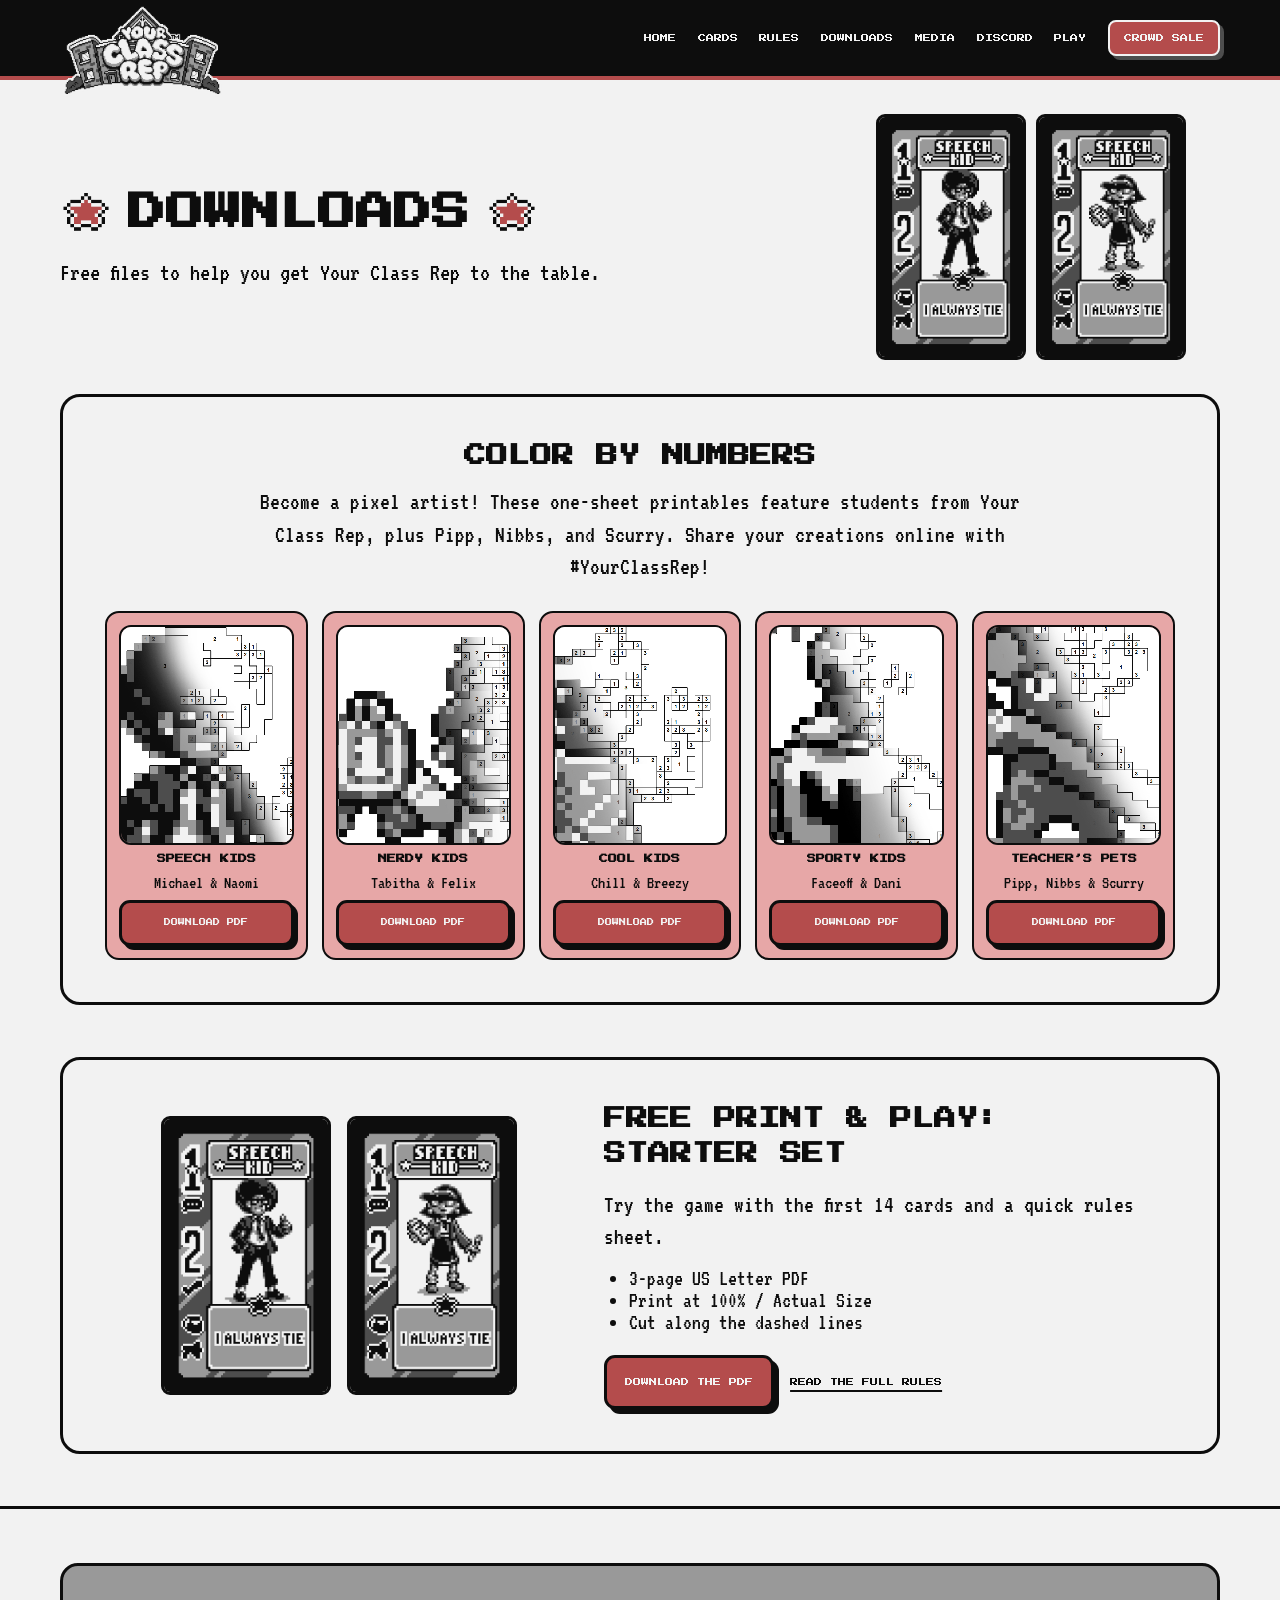
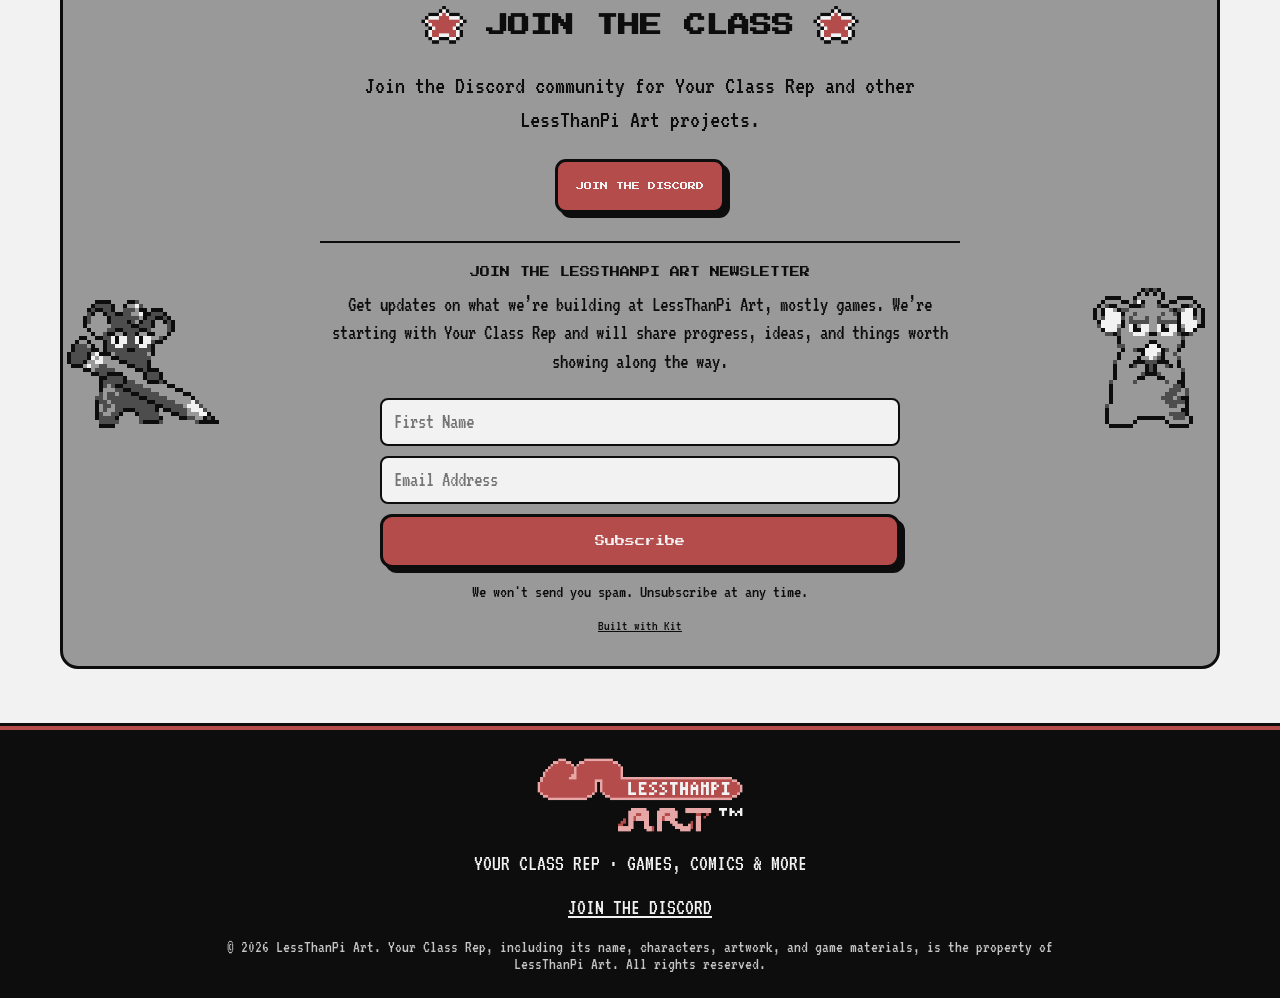
<file: downloads.html>
<!doctype html>
<html lang="en">
<head>
  <meta charset="utf-8">
  <meta name="viewport" content="width=device-width, initial-scale=1">
  <title>Downloads | Your Class Rep</title>
  <meta name="description" content="Download the free Your Class Rep print-and-play starter set with 14 cards and a quick rules sheet.">
  <meta name="robots" content="index, follow, max-image-preview:large">
  <link rel="canonical" href="https://yourclassrep.com/downloads.html">
  <meta property="og:type" content="website">
  <meta property="og:site_name" content="Your Class Rep">
  <meta property="og:title" content="DOWNLOADS | YOUR CLASS REP">
  <meta property="og:description" content="Download the free Your Class Rep print-and-play starter set with 14 cards and a quick rules sheet.">
  <meta property="og:url" content="https://yourclassrep.com/downloads.html">
  <meta property="og:image" content="https://yourclassrep.com/images/Action%20Shots/TCG-YCR-ActionShots1.png">
  <meta property="og:image:alt" content="A fan of Your Class Rep character cards">
  <meta name="twitter:card" content="summary_large_image">
  <meta name="twitter:title" content="DOWNLOADS | YOUR CLASS REP">
  <meta name="twitter:description" content="Download the free Your Class Rep print-and-play starter set with 14 cards and a quick rules sheet.">
  <meta name="twitter:image" content="https://yourclassrep.com/images/Action%20Shots/TCG-YCR-ActionShots1.png">
  <meta name="twitter:image:alt" content="A fan of Your Class Rep character cards">
  <link rel="icon" type="image/png" sizes="32x32" href="images/Assets/favicon-32.png">
  <link rel="icon" type="image/png" sizes="192x192" href="images/Assets/favicon-192.png">
  <link rel="apple-touch-icon" href="images/Assets/apple-touch-icon.png">
  <link rel="preconnect" href="https://fonts.googleapis.com">
  <link rel="preconnect" href="https://fonts.gstatic.com" crossorigin>
  <link href="https://fonts.googleapis.com/css2?family=Press+Start+2P&family=VT323&display=swap" rel="stylesheet">
  <style>
    :root { --black:#0d0d0d; --white:#f2f2f2; --light-gray:#999; --dark-gray:#4d4d4d; --red:#b44c4c; --pink:rgb(231,167,167); }
    * { box-sizing:border-box; }
    html { scroll-behavior:smooth; scroll-padding-top:90px; }
    body { margin:0; color:var(--black); background:var(--white); font:22px "VT323",monospace; }
    a { color:inherit; }
    h1,h2,h3 { font-family:"Press Start 2P",monospace; text-transform:uppercase; }
    h1 { margin:0; font-size:clamp(23px,3.2vw,38px); line-height:1.5; }
    h2 { margin:0; font-size:clamp(15px,2.2vw,22px); line-height:1.6; }
    h3 { margin:0; font-size:11px; line-height:1.7; }
    p { line-height:1.35; }
    .wrap { width:min(1160px,calc(100% - 40px)); margin-inline:auto; }
    .topbar { position:sticky; top:0; z-index:20; background:var(--black); color:var(--white); border-bottom:4px solid var(--red); }
    .nav { position:relative; min-height:76px; display:flex; align-items:center; justify-content:flex-end; gap:24px; }
    .brand { position:absolute; z-index:2; left:0; top:4px; display:block; }
    .brand img { display:block; width:220px; height:auto; }
    .navlinks { display:flex; align-items:center; justify-content:flex-end; gap:clamp(10px,1.7vw,22px); }
    .navlinks a { color:var(--white); text-decoration:none; font:8px "Press Start 2P",monospace; }
    .navlinks a:hover,.navlinks a:focus-visible { color:#ff8b8b; }
    .navlinks .sale-nav { padding:12px 14px; background:var(--red); border:2px solid var(--white); border-radius:8px; box-shadow:4px 4px 0 var(--dark-gray); }
    .page-intro { display:grid; grid-template-columns:minmax(0,2fr) minmax(230px,1fr); align-items:center; gap:24px; padding:34px 0; }
    .page-title { display:flex; align-items:center; gap:16px; }
    .page-title::before,.page-title::after { content:""; flex:none; width:52px; height:56px; background:center/contain no-repeat url("images/Assets/RedStar.png"); }
    .page-intro p { max-width:720px; margin:14px 0 0; font-size:25px; }
    .intro-art { display:flex; align-items:center; justify-content:center; gap:10px; }
    .intro-art img { width:clamp(88px,13vw,150px); height:auto; border:3px solid var(--black); border-radius:9px; }
    .download-card { display:grid; grid-template-columns:minmax(260px, .9fr) minmax(0,1.1fr); align-items:center; gap:32px; margin:0 auto 52px; padding:clamp(22px,4vw,42px); border:3px solid var(--black); border-radius:20px; background:var(--white); }
    .download-preview { display:flex; justify-content:center; align-items:center; gap:16px; }
    .download-preview img { width:min(42%,170px); height:auto; border:3px solid var(--black); border-radius:9px; }
    .color-number-section { margin:0 auto 52px; padding:clamp(22px,4vw,42px); border:3px solid var(--black); border-radius:20px; background:var(--white); }
    .color-number-intro { max-width:780px; margin:0 auto 28px; text-align:center; }
    .color-number-intro p { margin:12px 0 0; font-size:24px; }
    .color-number-grid { display:grid; grid-template-columns:repeat(5,minmax(0,1fr)); gap:14px; }
    .color-number-card { display:flex; min-width:0; flex-direction:column; align-items:center; gap:6px; padding:12px; border:2px solid var(--black); border-radius:14px; background:var(--pink); text-align:center; }
    .color-number-preview { display:flex; width:100%; height:220px; flex:none; align-items:center; justify-content:center; overflow:hidden; padding:0; border:2px solid var(--black); border-radius:12px; background:var(--white); }
    .color-number-preview img { display:block; flex:none; width:120%; height:120%; object-fit:cover; object-position:center; border:0; border-radius:0; background:transparent; image-rendering:pixelated; }
    .color-number-card:nth-child(2) .color-number-preview { align-items:flex-start; }
    .color-number-card:nth-child(2) .color-number-preview img { object-position:center top; }
    .color-number-card:nth-child(3) .color-number-preview { justify-content:flex-end; }
    .color-number-card:nth-child(3) .color-number-preview img { object-position:right center; }
    .color-number-card h3 { display:flex; align-items:center; justify-content:center; min-height:0; font-size:9px; }
    .color-number-card .character-subtitle { display:flex; align-items:center; justify-content:center; min-height:0; margin:0; font-size:18px; line-height:1.2; }
    .color-number-card .button { width:100%; min-height:46px; padding:10px 6px; font-size:7px; box-shadow:4px 4px 0 var(--black); }
    .download-copy h2 { margin-bottom:16px; }
    .download-copy p { margin:10px 0; font-size:24px; }
    .download-copy ul { margin:14px 0 22px; padding-left:25px; }
    .download-actions { display:flex; flex-wrap:wrap; align-items:center; gap:16px; }
    .button { display:inline-flex; min-height:54px; align-items:center; justify-content:center; padding:13px 18px; color:var(--white); background:var(--red); border:3px solid var(--black); border-radius:11px; box-shadow:5px 5px 0 var(--black); text-decoration:none; font:8px/1.8 "Press Start 2P",monospace; text-align:center; }
    .button:hover,.button:focus-visible { color:var(--white); background:var(--black); }
    .secondary-link { font:8px/1.8 "Press Start 2P",monospace; text-decoration-thickness:2px; text-underline-offset:4px; }
    .join-band { padding:54px 0; border-block:3px solid var(--black); background:var(--white); }
    .join-box { position:relative; overflow:hidden; padding:32px 230px; border:3px solid var(--black); border-radius:18px; background:var(--light-gray); text-align:center; }
    .join-box p { max-width:640px; margin:15px auto 22px; font-size:25px; }
    .join-title { display:flex; align-items:center; justify-content:center; gap:16px; }
    .join-title::before,.join-title::after { content:""; width:52px; height:56px; background:center/contain no-repeat url("images/Assets/RedStar.png"); }
    .join-character { position:absolute; top:50%; width:216px; height:280px; transform:translateY(-50%); object-fit:contain; image-rendering:pixelated; pointer-events:none; }
    .join-character.left { left:0; }
    .join-character.right { right:0; }
    footer { padding:26px 15px; color:var(--white); background:var(--black); text-align:center; border-top:4px solid var(--red); }
    .maker-logo-link { display:block; width:min(210px,58vw); margin:0 auto 18px; }
    .maker-logo { display:block; width:100%; height:auto; margin:0; }
    footer a { color:var(--white); }
    .legal { display:block; max-width:900px; margin:20px auto 0; color:#c4c4c4; font-size:17px; }
    @media(max-width:1100px) {
      .nav { display:block; min-height:0; padding:16px 0 8px; }
      .navlinks { width:100%; flex-direction:column; align-items:flex-end; gap:9px; text-align:right; }
    }
    @media(max-width:760px) {
      .page-intro { grid-template-columns:1fr auto; gap:12px; }
      .page-title { gap:8px; }
      .page-title::before,.page-title::after { width:34px; height:38px; }
      .download-card { grid-template-columns:1fr; gap:24px; }
      .download-preview img { width:min(36%,170px); }
      .color-number-grid { grid-template-columns:repeat(2,minmax(0,1fr)); }
      .join-box { padding:28px 78px; }
      .join-character { width:72px; height:94px; }
      .join-character.left { left:0; }
      .join-character.right { right:0; }
    }
    @media(max-width:560px) {
      .wrap { width:calc(100% - 28px); }
      .navlinks a { font-size:6px; }
      .navlinks .sale-nav { padding:9px; }
      .page-intro { grid-template-columns:minmax(0,1fr) 76px; padding:24px 0; }
      .page-intro h1 { font-size:clamp(17px,5vw,25px); }
      .page-intro p { font-size:20px; }
      .intro-art { flex-direction:column; gap:4px; }
      .intro-art img { width:55px; border-width:2px; }
      .download-card { padding:19px; margin-bottom:36px; }
      .color-number-section { padding:18px; margin-bottom:36px; }
      .color-number-grid { display:flex; overflow-x:auto; padding:2px 5px 14px; scroll-snap-type:x mandatory; }
      .color-number-card { flex:0 0 180px; scroll-snap-align:start; }
      .download-actions { flex-direction:column; align-items:stretch; }
      .secondary-link { text-align:center; }
      .join-band { padding:40px 0; }
      .join-box { padding:26px 55px; }
      .join-character { width:54px; height:70px; }
      .join-title { gap:8px; }
      .join-title::before,.join-title::after { width:32px; height:38px; }
    }
    .topbar .brand img { width:166px; transition:none; }
  </style>
  <link rel="stylesheet" href="newsletter.css">
</head>
<body>
  <header class="topbar">
    <nav class="nav wrap" aria-label="Main navigation">
      <a class="brand" href="index.html" aria-label="Your Class Rep home"><img src="images/Assets/YourClassRepLogo-Large.png" alt="Your Class Rep"></a>
      <div class="navlinks">
        <a href="index.html">HOME</a>
        <a href="cards.html">CARDS</a>
        <a href="rules.html">RULES</a>
        <a href="downloads.html" aria-current="page">DOWNLOADS</a>
        <a href="media.html">MEDIA</a>
        <a href="https://discord.gg/mZXwqtUXw4" target="_blank" rel="noopener noreferrer">DISCORD</a>
        <a href="play.html">PLAY</a>
        <a class="sale-nav" href="https://www.thegamecrafter.com/crowdsale/your-class-rep:-the-card-game" target="_blank" rel="noopener noreferrer">CROWD SALE</a>
      </div>
    </nav>
  </header>

  <main>
    <header class="page-intro wrap">
      <div>
        <h1 class="page-title">DOWNLOADS</h1>
        <p>Free files to help you get Your Class Rep to the table.</p>
      </div>
      <div class="intro-art" aria-hidden="true">
        <img src="images/Cards/01-SpeechM.png" alt="">
        <img src="images/Cards/02-SpeechF.png" alt="">
      </div>
    </header>

    <section class="color-number-section wrap" aria-labelledby="color-number-title">
      <div class="color-number-intro">
        <h2 id="color-number-title">COLOR BY NUMBERS</h2>
        <p>Become a pixel artist! These one-sheet printables feature students from Your Class Rep, plus Pipp, Nibbs, and Scurry. Share your creations online with #YourClassRep!</p>
      </div>
      <div class="color-number-grid">
        <article class="color-number-card">
          <div class="color-number-preview" aria-label="Character art details: Michael and Naomi">
            <img src="images/Color-by-Number/SpeechCBN.png" alt="Speech Kids color-by-number preview">
          </div>
          <h3>Speech Kids</h3>
          <p class="character-subtitle">Michael &amp; Naomi</p>
          <a class="button" href="output/pdf/Your-Class-Rep-Color-by-Number-Speech-Kids-01-02.pdf" download>DOWNLOAD PDF</a>
        </article>
        <article class="color-number-card">
          <div class="color-number-preview" aria-label="Character art details: Tabitha and Felix">
            <img src="images/Color-by-Number/NerdyCBN.png" alt="Nerdy Kids color-by-number preview">
          </div>
          <h3>Nerdy Kids</h3>
          <p class="character-subtitle">Tabitha &amp; Felix</p>
          <a class="button" href="output/pdf/Your-Class-Rep-Color-by-Number-Nerdy-Kids-03-04.pdf" download>DOWNLOAD PDF</a>
        </article>
        <article class="color-number-card">
          <div class="color-number-preview" aria-label="Character art details: Chill and Breezy">
            <img src="images/Color-by-Number/CoolCBN.png" alt="Cool Kids color-by-number preview">
          </div>
          <h3>Cool Kids</h3>
          <p class="character-subtitle">Chill &amp; Breezy</p>
          <a class="button" href="output/pdf/Your-Class-Rep-Color-by-Number-Cool-Kids-05-06.pdf" download>DOWNLOAD PDF</a>
        </article>
        <article class="color-number-card">
          <div class="color-number-preview" aria-label="Character art details: Faceoff and Dani">
            <img src="images/Color-by-Number/SportyCBN.png" alt="Sporty Kids color-by-number preview">
          </div>
          <h3>Sporty Kids</h3>
          <p class="character-subtitle">Faceoff &amp; Dani</p>
          <a class="button" href="output/pdf/Your-Class-Rep-Color-by-Number-Sporty-Kids-09-10.pdf" download>DOWNLOAD PDF</a>
        </article>
        <article class="color-number-card">
          <div class="color-number-preview" aria-label="Character art details: Pipp, Nibbs, and Scurry">
            <img src="images/Color-by-Number/PetCBN.png" alt="Teacher’s Pets color-by-number preview">
          </div>
          <h3>Teacher’s Pets</h3>
          <p class="character-subtitle">Pipp, Nibbs &amp; Scurry</p>
          <a class="button" href="output/pdf/Your-Class-Rep-Color-by-Number-Teachers-Pets.pdf" download>DOWNLOAD PDF</a>
        </article>
      </div>
    </section>
  </main>

    <section class="download-card wrap" aria-labelledby="print-play-title">
      <div class="download-preview" aria-hidden="true">
        <img src="images/Cards/01-SpeechM.png" alt="">
        <img src="images/Cards/02-SpeechF.png" alt="">
      </div>
      <div class="download-copy">
        <h2 id="print-play-title">FREE PRINT &amp; PLAY: STARTER SET</h2>
        <p>Try the game with the first 14 cards and a quick rules sheet.</p>
        <ul>
          <li>3-page US Letter PDF</li>
          <li>Print at 100% / Actual Size</li>
          <li>Cut along the dashed lines</li>
        </ul>
        <div class="download-actions">
          <a class="button" href="output/pdf/Your-Class-Rep-Free-Print-and-Play.pdf" download>DOWNLOAD THE PDF</a>
          <a class="secondary-link" href="rules.html">READ THE FULL RULES</a>
        </div>
      </div>
    </section>

  <section class="join-band" aria-labelledby="join-class-title">
    <div class="wrap join-box">
      <img class="join-character left" src="images/Characters/11-PetF-Ch1.png" alt="" aria-hidden="true">
      <img class="join-character right" src="images/Characters/11-PetF-Ch2.png" alt="" aria-hidden="true">
      <div class="join-title"><h2 id="join-class-title">JOIN THE CLASS</h2></div>
      <p>Join the Discord community for Your Class Rep and other LessThanPi Art projects.</p>
      <a class="button" href="https://discord.gg/mZXwqtUXw4" target="_blank" rel="noopener noreferrer">JOIN THE DISCORD</a>
      <div class="newsletter-area">
        <h3>Join the LessThanPi Art Newsletter</h3>
        <p>Get updates on what we’re building at LessThanPi Art, mostly games. We’re starting with Your Class Rep and will share progress, ideas, and things worth showing along the way.</p>
        <script src="https://f.convertkit.com/ckjs/ck.5.js"></script>
        <form action="https://app.kit.com/forms/9570682/subscriptions" class="seva-form formkit-form newsletter-form" method="post" data-sv-form="9570682" data-uid="beb55ba1cf" data-format="inline" data-version="5">
          <div data-style="minimal">
            <ul class="formkit-alert formkit-alert-error" data-element="errors" data-group="alert"></ul>
            <div data-element="fields" data-stacked="true" class="seva-fields formkit-fields">
              <div class="formkit-field"><input class="formkit-input" aria-label="First Name" name="fields[first_name]" required placeholder="First Name" type="text"></div>
              <div class="formkit-field"><input class="formkit-input" name="email_address" aria-label="Email Address" placeholder="Email Address" required type="email"></div>
              <button data-element="submit" class="formkit-submit"><div class="formkit-spinner"><div></div><div></div><div></div></div><span>Subscribe</span></button>
            </div>
            <div class="formkit-guarantee" data-element="guarantee">We won't send you spam. Unsubscribe at any time.</div>
            <div class="formkit-powered-by-convertkit-container"><a href="https://kit.com/features/forms" data-element="powered-by" class="formkit-powered-by-convertkit" target="_blank" rel="nofollow noopener">Built with Kit</a></div>
          </div>
        </form>
      </div>
    </div>
  </section>

  <footer>
    <a class="maker-logo-link" href="https://www.lessthanpiart.com/" target="_blank" rel="noopener noreferrer" aria-label="Visit LessThanPi Art"><img class="maker-logo" src="images/Assets/LessThanPiArtLogo-Large.png" alt="LessThanPi Art"></a>
    <span>YOUR CLASS REP · GAMES, COMICS &amp; MORE</span><br><br>
    <a href="https://discord.gg/mZXwqtUXw4" target="_blank" rel="noopener noreferrer">JOIN THE DISCORD</a>
    <small class="legal">© 2026 LessThanPi Art. Your Class Rep, including its name, characters, artwork, and game materials, is the property of LessThanPi Art. All rights reserved.</small>
  </footer>
</body>
</html>
</file>
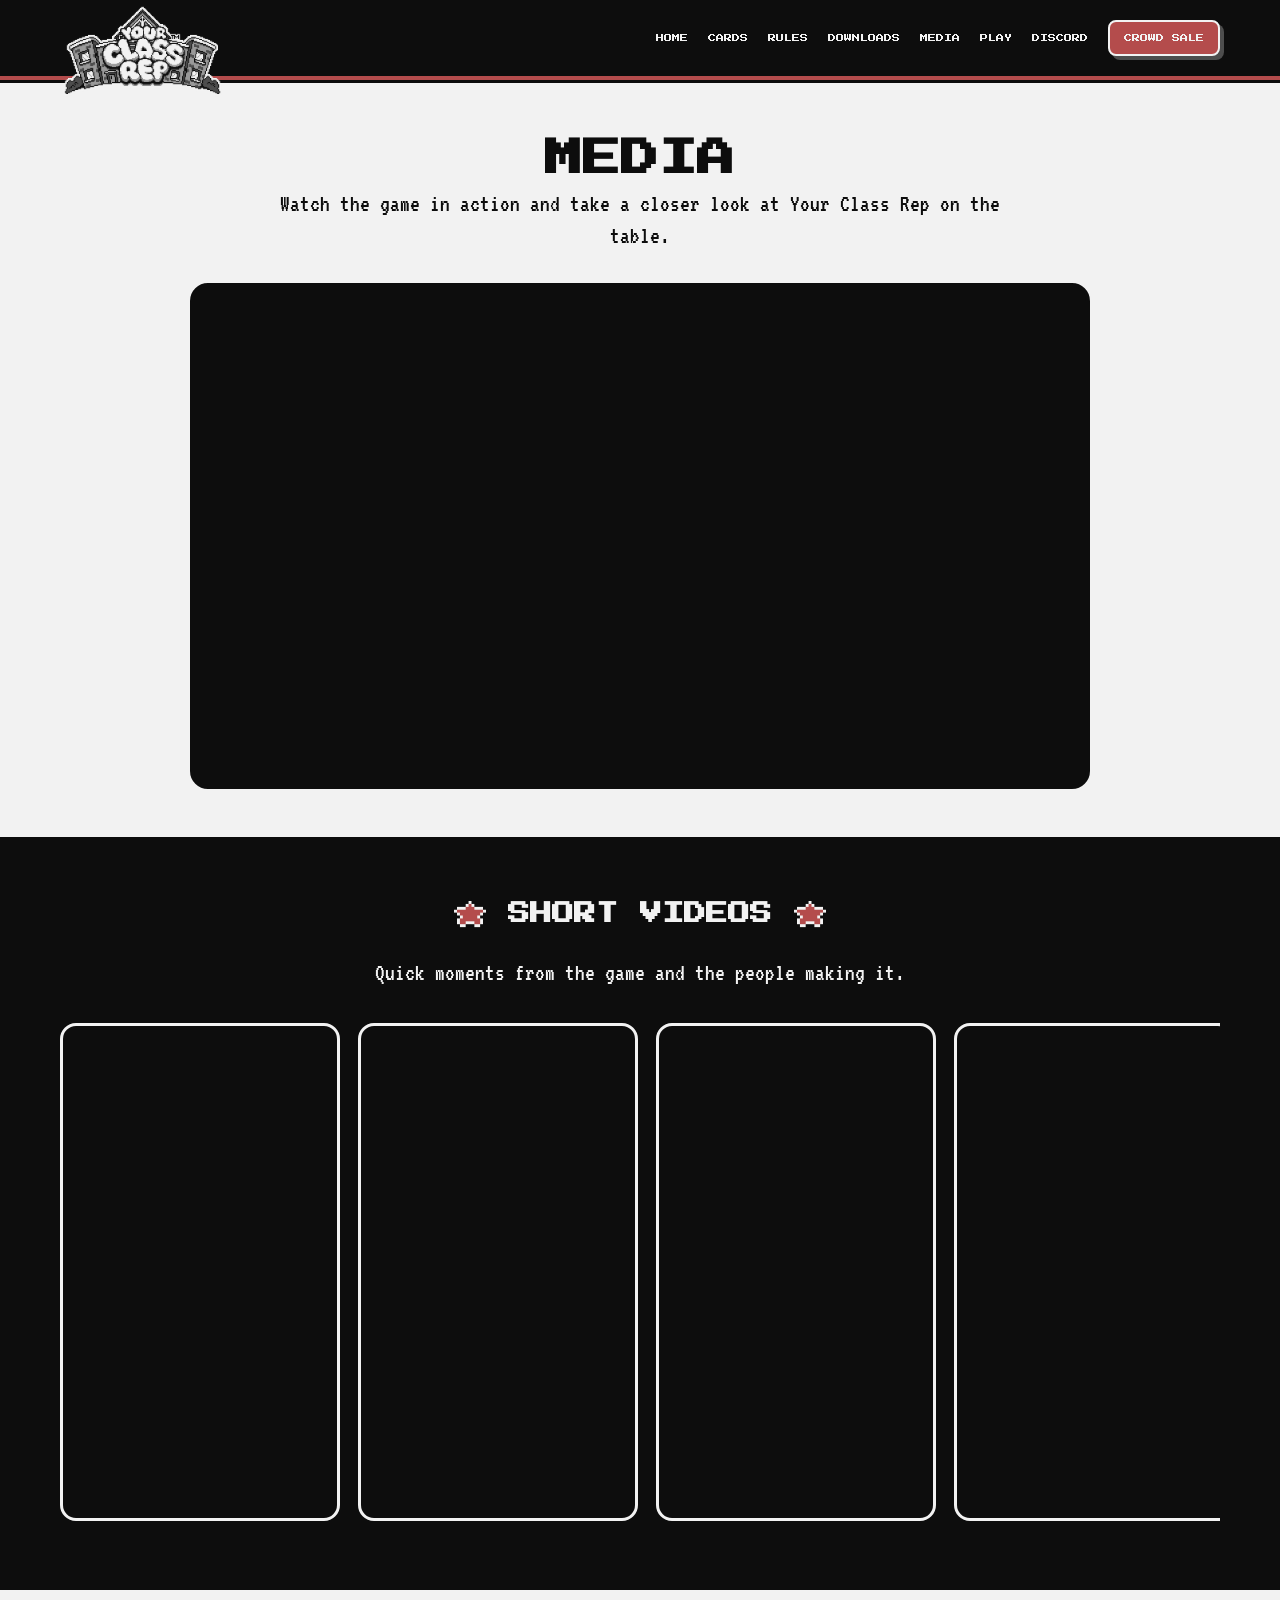
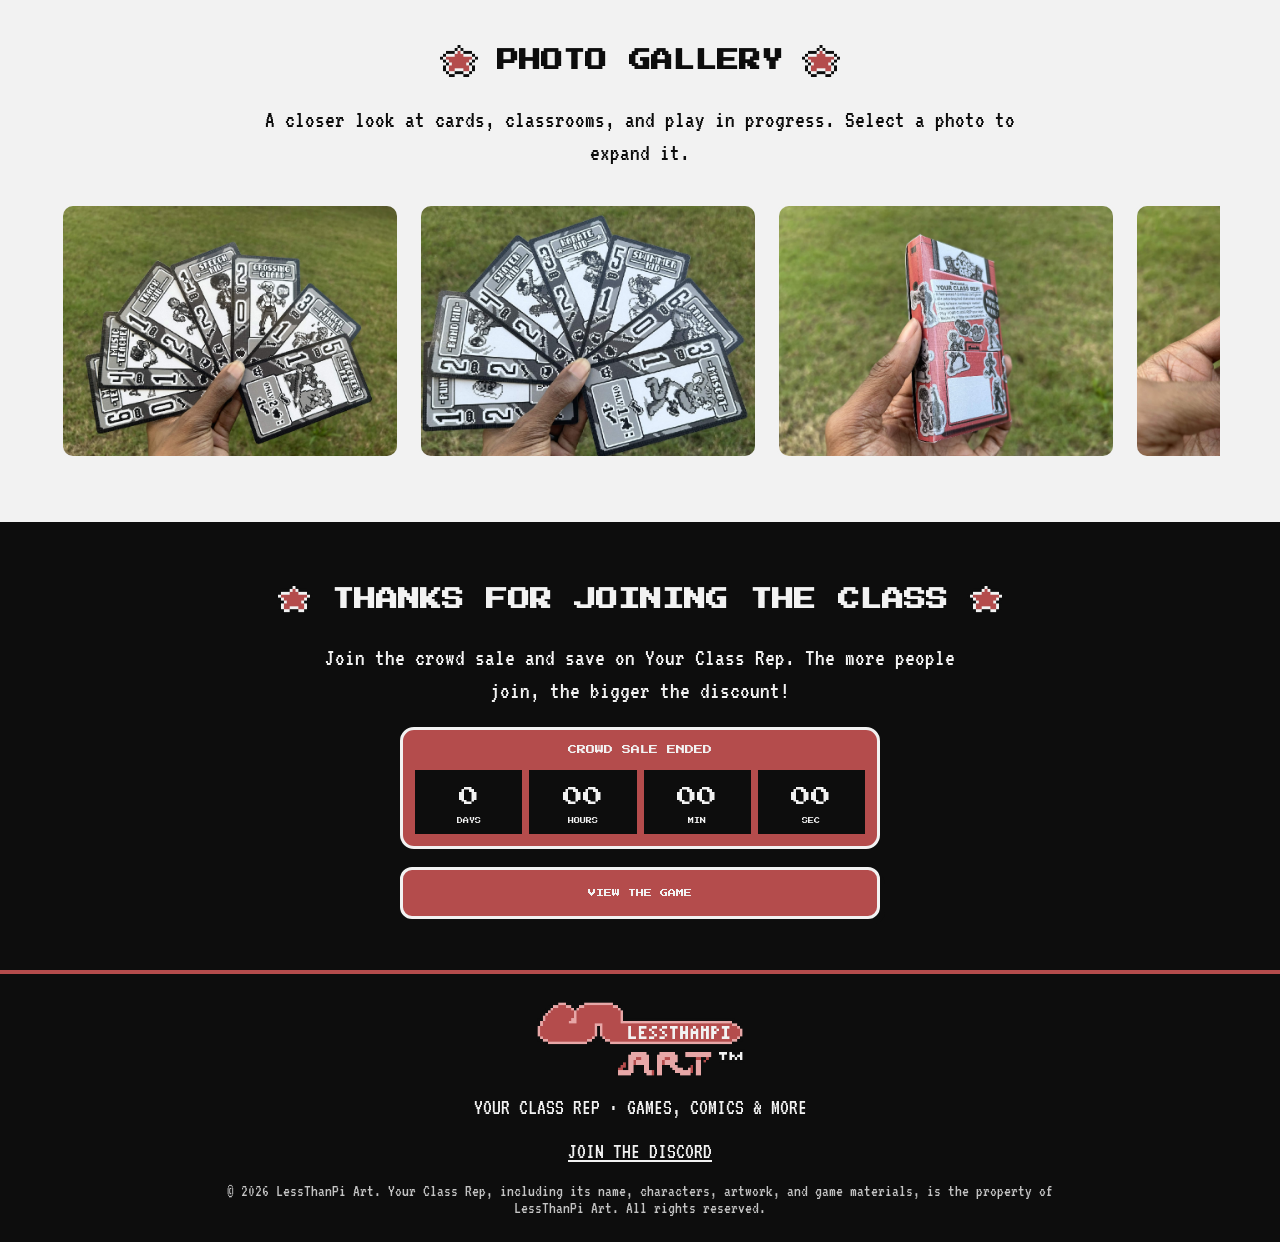
<file: media.html>
<!doctype html>
<html lang="en">
<head>
  <meta charset="utf-8">
  <meta name="viewport" content="width=device-width, initial-scale=1">
  <title>Media | Your Class Rep</title>
  <meta name="description" content="Watch Your Class Rep gameplay and browse photos of the physical card game in action.">
  <meta name="robots" content="index, follow, max-image-preview:large">
  <link rel="canonical" href="https://yourclassrep.com/media.html">
  <link rel="icon" type="image/png" sizes="32x32" href="images/Assets/favicon-32.png">
  <link rel="icon" type="image/png" sizes="192x192" href="images/Assets/favicon-192.png">
  <link rel="apple-touch-icon" href="images/Assets/apple-touch-icon.png">
  <link rel="preconnect" href="https://fonts.googleapis.com">
  <link rel="preconnect" href="https://fonts.gstatic.com" crossorigin>
  <link href="https://fonts.googleapis.com/css2?family=Press+Start+2P&family=VT323&display=swap" rel="stylesheet">
  <style>
    :root { --black:#0d0d0d; --white:#f2f2f2; --dark-gray:#4d4d4d; --red:#b44c4c; --pink:rgb(231,167,167); }
    * { box-sizing:border-box; }
    html { scroll-behavior:smooth; scroll-padding-top:90px; }
    body { margin:0; color:var(--black); background:var(--white); font:22px "VT323",monospace; }
    h1,h2,h3,.pixel { font-family:"Press Start 2P",monospace; text-transform:uppercase; }
    h1 { margin:0; font-size:clamp(22px,3vw,38px); line-height:1.5; text-align:center; }
    h2 { margin:0; font-size:clamp(15px,2vw,22px); line-height:1.7; text-align:center; }
    h3 { margin:0; font-size:9px; line-height:1.8; }
    p { line-height:1.35; }
    .wrap { width:min(1160px,calc(100% - 40px)); margin-inline:auto; }
    .topbar { position:sticky; top:0; z-index:20; color:var(--white); background:var(--black); border-bottom:4px solid var(--red); }
    .nav { position:relative; min-height:76px; display:flex; align-items:center; justify-content:flex-end; gap:24px; }
    .brand { position:absolute; z-index:2; left:0; top:4px; display:block; }
    .brand img { display:block; width:220px; height:auto; }
    .navlinks { display:flex; align-items:center; justify-content:flex-end; gap:clamp(10px,1.6vw,20px); }
    .navlinks a { color:var(--white); text-decoration:none; font:8px "Press Start 2P",monospace; }
    .navlinks a:hover,.navlinks a:focus-visible { color:#ff8b8b; }
    .navlinks .sale-nav { padding:12px 14px; background:var(--red); border:2px solid var(--white); border-radius:8px; box-shadow:4px 4px 0 var(--dark-gray); }
    .band { padding:48px 0; border-block:3px solid var(--black); }
    .band-dark { color:var(--white); background:var(--black); }
    .section-title { display:flex; align-items:center; justify-content:center; gap:16px; margin-bottom:18px; }
    .section-title::before,.section-title::after { content:""; flex:none; width:44px; height:48px; background:center/contain no-repeat url("images/Assets/RedStar.png"); }
    .intro { max-width:760px; margin:0 auto 30px; text-align:center; font-size:24px; }
    .main-video { width:min(100%,900px); aspect-ratio:16/9; margin:0 auto; overflow:hidden; border:4px solid var(--black); border-radius:18px; background:var(--black); }
    .main-video iframe,.short-video iframe { display:block; width:100%; height:100%; border:0; }
    .shorts-grid,.gallery { display:flex; gap:18px; max-width:100%; margin:auto; padding:4px 3px 15px; overflow-x:auto; overscroll-behavior-inline:contain; scroll-snap-type:x mandatory; scrollbar-color:var(--red) transparent; }
    .shorts-grid::-webkit-scrollbar,.gallery::-webkit-scrollbar { height:14px; background:transparent; }
    .shorts-grid::-webkit-scrollbar-track,.gallery::-webkit-scrollbar-track { background:transparent; }
    .shorts-grid::-webkit-scrollbar-thumb,.gallery::-webkit-scrollbar-thumb { border-radius:8px; background:var(--red); }
    .short-video { flex:0 0 clamp(220px,25vw,280px); width:auto; aspect-ratio:9/16; max-height:620px; overflow:hidden; border:3px solid var(--white); border-radius:16px; background:var(--black); scroll-snap-align:start; }
    .gallery { gap:18px; }
    .media-photo-trigger { display:block; flex:0 0 clamp(260px,28vw,340px); width:auto; padding:0; overflow:hidden; border:3px solid var(--white); border-radius:13px; background:var(--black); cursor:zoom-in; scroll-snap-align:start; }
    .media-photo-trigger:focus-visible { outline:3px solid var(--red); outline-offset:3px; }
    .media-photo { display:block; width:100%; aspect-ratio:4/3; object-fit:cover; object-position:center; transition:transform 180ms ease; }
    .media-photo-trigger:hover .media-photo { transform:scale(1.025); }
    .photo-dialog { width:fit-content; max-width:min(92vw,1120px); max-height:92vh; padding:12px; border:3px solid var(--black); border-radius:16px; color:var(--black); background:var(--white); }
    .photo-dialog::backdrop { background:rgba(0,0,0,.82); }
    .photo-dialog img { display:block; width:auto; max-width:min(88vw,1090px); max-height:78vh; margin:0 auto 14px; object-fit:contain; }
    .photo-dialog-close { display:block; min-height:44px; margin:0 0 12px auto; padding:9px 14px; border:2px solid var(--black); border-radius:9px; color:var(--white); background:var(--red); font:8px "Press Start 2P",monospace; cursor:pointer; }
    .photo-dialog-controls { display:flex; align-items:center; justify-content:center; gap:16px; }
    .photo-dialog-controls button { display:grid; width:52px; height:48px; place-items:center; border:2px solid var(--black); border-radius:9px; color:var(--white); background:var(--red); font:15px "Press Start 2P",monospace; cursor:pointer; }
    .photo-dialog-controls button:hover,.photo-dialog-controls button:focus-visible { background:var(--black); }
    .photo-dialog-count { min-width:64px; text-align:center; font:7px/1.8 "Press Start 2P",monospace; }
    .sale-promo { max-width:850px; margin:auto; text-align:center; }
    .sale-promo > p { max-width:680px; margin:0 auto 20px; font-size:24px; }
    .sale-promo .countdown-card { width:min(100%,480px); margin-inline:auto; padding:12px; color:var(--white); background:var(--red); border:3px solid var(--white); border-radius:14px; }
    .sale-promo .countdown-title { margin:0 0 12px; font:9px/1.8 "Press Start 2P",monospace; }
    .countdown { display:grid; grid-template-columns:repeat(4,1fr); gap:7px; }
    .count-unit { padding:10px 5px; color:var(--white); background:var(--black); }
    .count-value { display:block; font:clamp(13px,2vw,20px)/1.7 "Press Start 2P",monospace; font-variant-numeric:tabular-nums; }
    .count-label { display:block; margin-top:4px; font:6px "Press Start 2P",monospace; }
    .sale-promo .button { width:min(100%,480px); margin-top:18px; border:3px solid var(--white); }
    .button { display:inline-flex; min-height:52px; align-items:center; justify-content:center; padding:12px 18px; border:3px solid var(--black); border-radius:12px; color:var(--white); background:var(--red); box-shadow:5px 5px 0 var(--black); text-decoration:none; text-align:center; font:8px/1.8 "Press Start 2P",monospace; }
    .button:hover,.button:focus-visible { color:var(--white); background:var(--black); }
    footer { padding:26px 15px; border-top:4px solid var(--red); color:var(--white); background:var(--black); text-align:center; }
    footer a { color:var(--white); }
    .maker-logo-link { display:block; width:min(210px,58vw); margin:0 auto 18px; }
    .maker-logo { display:block; width:100%; height:auto; }
    .legal { display:block; max-width:900px; margin:20px auto 0; color:#c4c4c4; font-size:17px; }
    .youtube-fallback { position:relative; display:flex; width:100%; height:100%; align-items:center; justify-content:center; overflow:hidden; color:var(--white); background:var(--black); text-decoration:none; text-align:center; }
    .youtube-fallback img { position:absolute; width:52%; height:85%; object-fit:contain; opacity:.42; }
    .youtube-fallback span { position:relative; padding:14px 18px; background:var(--red); border:3px solid var(--white); font:9px/1.8 "Press Start 2P",monospace; }
    @media(max-width:1100px) {
      .nav { display:block; min-height:0; padding:16px 0 8px; }
      .navlinks { display:flex; width:100%; flex-direction:column; align-items:flex-end; justify-content:flex-start; gap:9px; text-align:right; }
    }
    @media(max-width:800px) {
      .brand img { width:190px; }
      .navlinks { gap:8px; }
      .navlinks a { font-size:7px; }
      .short-video { flex-basis:clamp(230px,36vw,290px); }
      .media-photo-trigger { flex-basis:clamp(260px,42vw,340px); }
      .section-title::before,.section-title::after { width:32px; height:36px; }
    }
    @media(max-width:560px) {
      .wrap { width:min(100% - 28px,1160px); }
      .band { padding:36px 0; }
      .navlinks a { font-size:6px; }
      .navlinks .sale-nav { padding:9px; }
      .short-video { flex-basis:78vw; }
      .media-photo-trigger { flex-basis:82vw; }
      .section-title { gap:8px; }
      .section-title::before,.section-title::after { width:25px; height:28px; }
      .intro { font-size:21px; }
    }
    .topbar .brand img { width:166px; transition:none; }
  </style>
</head>
<body>
  <header class="topbar">
    <nav class="nav wrap" aria-label="Main navigation">
      <a class="brand" href="index.html" aria-label="Your Class Rep home"><img src="images/Assets/YourClassRepLogo-Large.png" alt="Your Class Rep"></a>
      <div class="navlinks">
        <a href="index.html">HOME</a><a href="cards.html">CARDS</a><a href="rules.html">RULES</a><a href="downloads.html">DOWNLOADS</a><a href="media.html" aria-current="page">MEDIA</a><a href="play.html">PLAY</a><a href="https://discord.gg/mZXwqtUXw4" target="_blank" rel="noopener noreferrer">DISCORD</a><a class="sale-nav" href="https://www.thegamecrafter.com/crowdsale/your-class-rep:-the-card-game" target="_blank" rel="noopener noreferrer">CROWD SALE</a>
      </div>
    </nav>
  </header>
  <main>
    <section class="band">
      <div class="wrap">
        <h1>MEDIA</h1>
        <p class="intro">Watch the game in action and take a closer look at Your Class Rep on the table.</p>
        <div class="main-video"><iframe data-youtube-id="1VZW6BRRT9M" data-youtube-kind="watch" src="https://www.youtube-nocookie.com/embed/1VZW6BRRT9M" title="Your Class Rep gameplay video" loading="eager" referrerpolicy="origin" allow="accelerometer; autoplay; clipboard-write; encrypted-media; gyroscope; picture-in-picture; web-share" allowfullscreen></iframe></div>
      </div>
    </section>
    <section class="band band-dark">
      <div class="wrap">
        <div class="section-title"><h2>SHORT VIDEOS</h2></div>
        <p class="intro">Quick moments from the game and the people making it.</p>
        <div class="shorts-grid">
          <div class="short-video"><iframe data-youtube-id="dXkFr5CicBQ" data-youtube-kind="shorts" src="https://www.youtube-nocookie.com/embed/dXkFr5CicBQ" title="Playing Your Class Rep" loading="lazy" referrerpolicy="origin" allow="accelerometer; autoplay; clipboard-write; encrypted-media; gyroscope; picture-in-picture; web-share" allowfullscreen></iframe></div>
          <div class="short-video"><iframe data-youtube-id="D9mlF4GlQIM" data-youtube-kind="shorts" src="https://www.youtube-nocookie.com/embed/D9mlF4GlQIM" title="Designing the Your Class Rep cards" loading="lazy" referrerpolicy="origin" allow="accelerometer; autoplay; clipboard-write; encrypted-media; gyroscope; picture-in-picture; web-share" allowfullscreen></iframe></div>
          <div class="short-video"><iframe data-youtube-id="k26adduy6rU" data-youtube-kind="shorts" src="https://www.youtube-nocookie.com/embed/k26adduy6rU" title="Your Class Rep short video 3" loading="lazy" referrerpolicy="origin" allow="accelerometer; autoplay; clipboard-write; encrypted-media; gyroscope; picture-in-picture; web-share" allowfullscreen></iframe></div>
          <div class="short-video"><iframe data-youtube-id="Wltlar7St5Q" data-youtube-kind="shorts" src="https://www.youtube-nocookie.com/embed/Wltlar7St5Q" title="Your Class Rep short video 4" loading="lazy" referrerpolicy="origin" allow="accelerometer; autoplay; clipboard-write; encrypted-media; gyroscope; picture-in-picture; web-share" allowfullscreen></iframe></div>
          <div class="short-video"><iframe data-youtube-id="qe1t9p8dubI" data-youtube-kind="shorts" src="https://www.youtube-nocookie.com/embed/qe1t9p8dubI" title="Your Class Rep short video 5" loading="lazy" referrerpolicy="origin" allow="accelerometer; autoplay; clipboard-write; encrypted-media; gyroscope; picture-in-picture; web-share" allowfullscreen></iframe></div>
          <div class="short-video"><iframe data-youtube-id="f3qplOXjgfo" data-youtube-kind="shorts" src="https://www.youtube-nocookie.com/embed/f3qplOXjgfo" title="Your Class Rep short video 6" loading="lazy" referrerpolicy="origin" allow="accelerometer; autoplay; clipboard-write; encrypted-media; gyroscope; picture-in-picture; web-share" allowfullscreen></iframe></div>
        </div>
      </div>
    </section>
    <section class="band">
      <div class="wrap">
        <div class="section-title"><h2>PHOTO GALLERY</h2></div>
        <p class="intro">A closer look at cards, classrooms, and play in progress. Select a photo to expand it.</p>
        <div class="gallery">
          <button class="media-photo-trigger" type="button" aria-label="Open photo: Your Class Rep tabletop 1"><img class="media-photo" src="images/Action%20Shots/TCG-YCR-ActionShots1.png" alt="Your Class Rep cards on the table during a game, photo 1" loading="lazy"></button>
          <button class="media-photo-trigger" type="button" aria-label="Open photo: Your Class Rep tabletop 2"><img class="media-photo" src="images/Action%20Shots/TCG-YCR-ActionShots2.png" alt="Your Class Rep cards on the table during a game, photo 2" loading="lazy"></button>
          <button class="media-photo-trigger" type="button" aria-label="Open photo: Your Class Rep tabletop 3"><img class="media-photo" src="images/Action%20Shots/TCG-YCR-ActionShots3.png" alt="Your Class Rep cards on the table during a game, photo 3" loading="lazy"></button>
          <button class="media-photo-trigger" type="button" aria-label="Open photo: Your Class Rep tabletop 4"><img class="media-photo" src="images/Action%20Shots/TCG-YCR-ActionShots4.png" alt="Your Class Rep cards on the table during a game, photo 4" loading="lazy"></button>
          <button class="media-photo-trigger" type="button" aria-label="Open photo: Your Class Rep tabletop 5"><img class="media-photo" src="images/Action%20Shots/TCG-YCR-ActionShots5.png" alt="Your Class Rep cards on the table during a game, photo 5" loading="lazy"></button>
          <button class="media-photo-trigger" type="button" aria-label="Open photo: Your Class Rep tabletop 6"><img class="media-photo" src="images/Action%20Shots/TCG-YCR-ActionShots6.png" alt="Your Class Rep cards on the table during a game, photo 6" loading="lazy"></button>
          <button class="media-photo-trigger" type="button" aria-label="Open photo: Your Class Rep tabletop 7"><img class="media-photo" src="images/Action%20Shots/TCG-YCR-ActionShots7.png" alt="Your Class Rep cards on the table during a game, photo 7" loading="lazy"></button>
          <button class="media-photo-trigger" type="button" aria-label="Open photo: Your Class Rep tabletop 8"><img class="media-photo" src="images/Action%20Shots/TCG-YCR-ActionShots8.png" alt="Your Class Rep cards on the table during a game, photo 8" loading="lazy"></button>
          <button class="media-photo-trigger" type="button" aria-label="Open photo: Your Class Rep tabletop 9"><img class="media-photo" src="images/Action%20Shots/TCG-YCR-ActionShots9.png" alt="Your Class Rep cards on the table during a game, photo 9" loading="lazy"></button>
          <button class="media-photo-trigger" type="button" aria-label="Open photo: building a classroom"><img class="media-photo" src="images/Action%20Shots/TCG-YCR-Build2.png" alt="A player holding cards while building a classroom" loading="lazy"></button>
          <button class="media-photo-trigger" type="button" aria-label="Open photo: campaign round"><img class="media-photo" src="images/Action%20Shots/TCG-YCR-Campaign2.png" alt="Players revealing campaign cards" loading="lazy"></button>
          <button class="media-photo-trigger" type="button" aria-label="Open photo: tallying votes"><img class="media-photo" src="images/Action%20Shots/TCG-YCR-Tally4.png" alt="Players tallying votes with face-up cards" loading="lazy"></button>
        </div>
      </div>
    </section>
    <section class="band band-dark" id="media-crowd-sale">
      <div class="wrap sale-promo">
        <div class="section-title"><h2 id="media-sale-heading">THE CROWD SALE</h2></div>
        <p>Join the crowd sale and save on Your Class Rep. The more people join, the bigger the discount!</p>
        <div class="countdown-card" aria-live="polite">
          <p class="countdown-title" id="media-sale-message">LAUNCHES OCT 31</p>
          <div class="countdown" id="media-countdown" aria-label="Countdown to the crowd sale">
            <div class="count-unit"><span class="count-value" data-unit="days">--</span><span class="count-label">DAYS</span></div>
            <div class="count-unit"><span class="count-value" data-unit="hours">--</span><span class="count-label">HOURS</span></div>
            <div class="count-unit"><span class="count-value" data-unit="minutes">--</span><span class="count-label">MIN</span></div>
            <div class="count-unit"><span class="count-value" data-unit="seconds">--</span><span class="count-label">SEC</span></div>
          </div>
        </div>
        <a class="button" id="media-sale-button" href="https://www.thegamecrafter.com/crowdsale/your-class-rep:-the-card-game" target="_blank" rel="noopener noreferrer">VISIT THE CROWD SALE</a>
      </div>
    </section>
  </main>
  <dialog class="photo-dialog" id="media-photo-dialog" aria-label="Expanded photo">
    <button class="photo-dialog-close" type="button" aria-label="Close image preview">CLOSE</button>
    <img id="media-photo-large" alt="">
    <div class="photo-dialog-controls" aria-label="Photo navigation">
      <button id="media-photo-previous" type="button" aria-label="Previous photo">←</button>
      <span class="photo-dialog-count" id="media-photo-count" aria-live="polite"></span>
      <button id="media-photo-next" type="button" aria-label="Next photo">→</button>
    </div>
  </dialog>
  <footer><a class="maker-logo-link" href="https://www.lessthanpiart.com/" target="_blank" rel="noopener noreferrer" aria-label="Visit LessThanPi Art"><img class="maker-logo" src="images/Assets/LessThanPiArtLogo-Large.png" alt="LessThanPi Art"></a><span>YOUR CLASS REP · GAMES, COMICS &amp; MORE</span><br><br><a href="https://discord.gg/mZXwqtUXw4" target="_blank" rel="noopener noreferrer">JOIN THE DISCORD</a><small class="legal">© 2026 LessThanPi Art. Your Class Rep, including its name, characters, artwork, and game materials, is the property of LessThanPi Art. All rights reserved.</small></footer>
  <script>
    const mediaDialog = document.getElementById('media-photo-dialog');
    const largeMediaPhoto = document.getElementById('media-photo-large');
    const mediaPhotoTriggers = [...document.querySelectorAll('.media-photo-trigger')];
    const mediaPhotoCount = document.getElementById('media-photo-count');
    let activePhotoIndex = 0;
    function showMediaPhoto(index) {
      activePhotoIndex = (index + mediaPhotoTriggers.length) % mediaPhotoTriggers.length;
      const photo = mediaPhotoTriggers[activePhotoIndex].querySelector('img');
      largeMediaPhoto.src = photo.currentSrc || photo.src;
      largeMediaPhoto.alt = photo.alt;
      mediaPhotoCount.textContent = `${activePhotoIndex + 1} / ${mediaPhotoTriggers.length}`;
    }
    mediaPhotoTriggers.forEach((trigger, index) => {
      trigger.addEventListener('click', () => {
        showMediaPhoto(index);
        mediaDialog.showModal();
      });
    });
    document.getElementById('media-photo-previous').addEventListener('click', () => showMediaPhoto(activePhotoIndex - 1));
    document.getElementById('media-photo-next').addEventListener('click', () => showMediaPhoto(activePhotoIndex + 1));
    document.querySelector('.photo-dialog-close').addEventListener('click', () => mediaDialog.close());
    mediaDialog.addEventListener('keydown', event => {
      if (event.key === 'ArrowLeft') showMediaPhoto(activePhotoIndex - 1);
      if (event.key === 'ArrowRight') showMediaPhoto(activePhotoIndex + 1);
    });
    mediaDialog.addEventListener('click', event => {
      if (event.target === mediaDialog) mediaDialog.close();
    });
    (() => {
      const start = new Date('2026-10-31T00:00:00-04:00').getTime();
      const end = new Date('2026-11-21T00:00:00-05:00').getTime();
      const pad = value => String(value).padStart(2, '0');
      function updateMediaCountdown() {
        const now = Date.now();
        let target = start;
        let message = 'LAUNCHES OCT 31';
        let button = 'VISIT THE CROWD SALE';
        let heading = 'THE CROWD SALE';
        if (now >= end) {
          target = now;
          message = 'CROWD SALE ENDED';
          button = 'VIEW THE GAME';
          heading = 'THANKS FOR JOINING THE CLASS';
        } else if (now >= start) {
          target = end;
          message = 'SALE ENDS NOV 20';
          button = 'JOIN THE CROWD SALE';
          heading = 'THE CROWD SALE IS LIVE';
        }
        const remaining = Math.max(0, Math.floor((target - now) / 1000));
        const values = { days: Math.floor(remaining / 86400), hours: Math.floor(remaining % 86400 / 3600), minutes: Math.floor(remaining % 3600 / 60), seconds: remaining % 60 };
        document.querySelectorAll('#media-countdown [data-unit]').forEach(node => {
          node.textContent = node.dataset.unit === 'days' ? String(values.days) : pad(values[node.dataset.unit]);
        });
        document.getElementById('media-sale-message').textContent = message;
        document.getElementById('media-sale-button').textContent = button;
        document.getElementById('media-sale-heading').textContent = heading;
      }
      updateMediaCountdown();
      setInterval(updateMediaCountdown, 1000);
    })();
    if (location.protocol === 'file:') {
      document.querySelectorAll('iframe[data-youtube-id]').forEach(frame => {
        const id = frame.dataset.youtubeId;
        const path = frame.dataset.youtubeKind === 'shorts' ? `shorts/${id}` : `watch?v=${id}`;
        const link = document.createElement('a');
        link.className = 'youtube-fallback'; link.href = `https://www.youtube.com/${path}`;
        link.target = '_blank'; link.rel = 'noopener';
        link.innerHTML = '<span>PLAY ON YOUTUBE</span>';
        frame.replaceWith(link);
      });
    }
  </script>
</body>
</html>
</file>
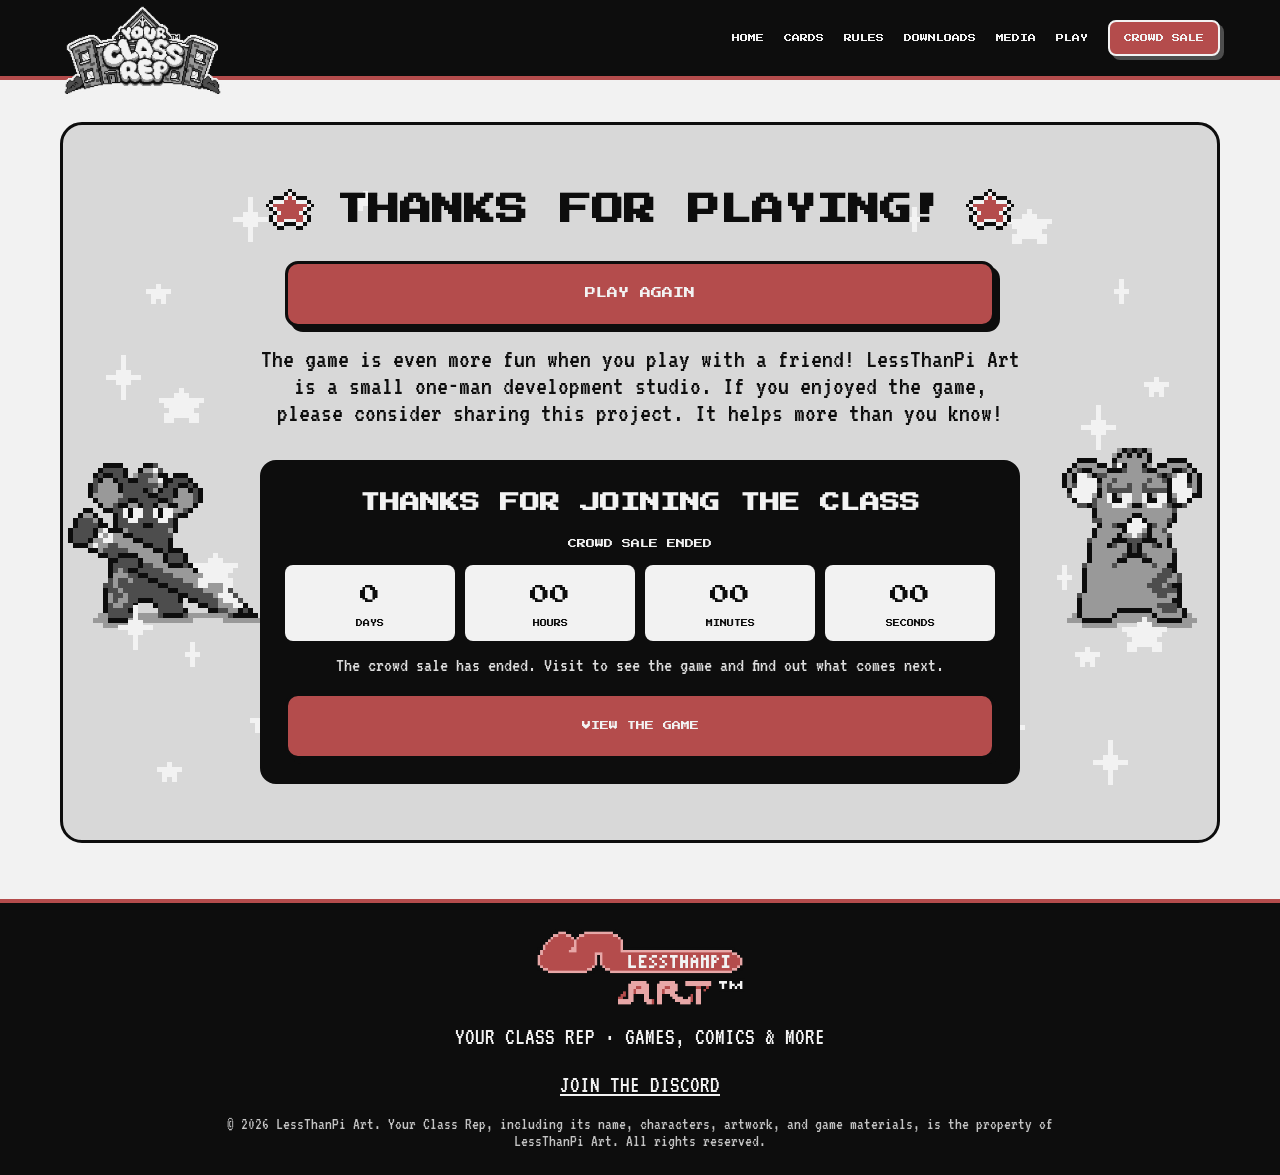
<file: play-again.html>
<!doctype html>
<html lang="en">
<head>
  <meta charset="utf-8">
  <meta name="viewport" content="width=device-width, initial-scale=1">
  <title>Thanks for Playing | Your Class Rep</title>
  <meta name="description" content="Thanks for playing Your Class Rep. Play again or visit the crowd sale to get the full game.">
  <meta name="robots" content="noindex, follow">
  <link rel="canonical" href="https://yourclassrep.com/play-again.html">
  <link rel="icon" type="image/png" sizes="32x32" href="images/Assets/favicon-32.png">
  <link rel="preconnect" href="https://fonts.googleapis.com">
  <link rel="preconnect" href="https://fonts.gstatic.com" crossorigin>
  <link href="https://fonts.googleapis.com/css2?family=Press+Start+2P&family=VT323&display=swap" rel="stylesheet">
  <style>
    :root { --black:#0d0d0d; --white:#f2f2f2; --gray:#d8d8d8; --red:#b44c4c; --pink:rgb(231,167,167); }
    * { box-sizing:border-box; }
    body { margin:0; color:var(--black); background:var(--white); font:24px "VT323",monospace; }
    h1,h2,.pixel { font-family:"Press Start 2P",monospace; text-transform:uppercase; }
    .wrap { width:min(1160px,calc(100% - 40px)); margin:auto; }
    .topbar { position:sticky; top:0; z-index:2; color:var(--white); background:var(--black); border-bottom:4px solid var(--red); }
    .nav { position:relative; min-height:76px; display:flex; align-items:center; justify-content:flex-end; gap:22px; }
    .brand { position:absolute; z-index:2; left:0; top:4px; display:block; }
    .brand img { display:block; width:220px; height:auto; }
    .navlinks { display:flex; align-items:center; justify-content:flex-end; gap:clamp(10px,1.6vw,20px); }
    .navlinks a { color:var(--white); text-decoration:none; font:8px "Press Start 2P",monospace; }
    .navlinks a:hover,.navlinks a:focus-visible { color:#ff8b8b; }
    .sale-nav { padding:12px 14px; background:var(--red); border:2px solid var(--white); border-radius:8px; box-shadow:4px 4px 0 #4d4d4d; }
    main { padding:42px 0 56px; }
    .thank-you { position:relative; z-index:0; isolation:isolate; padding:clamp(24px,5vw,56px); border:3px solid var(--black); border-radius:22px; background:var(--gray); text-align:center; }
    .decoration-character { position:absolute; z-index:0; top:50%; width:clamp(120px,22.5vw,270px); height:auto; transform:translateY(-50%); object-fit:contain; image-rendering:pixelated; pointer-events:none; }
    .decoration-character.left { left:0; }
    .decoration-character.right { right:0; }
    .thank-you-sparkles { position:absolute; z-index:1; inset:0; overflow:hidden; pointer-events:none; }
    .thank-you-sparkles img { position:absolute; width:clamp(30px,6.25vw,75px); height:auto; object-fit:contain; image-rendering:pixelated; }
    .thank-you-sparkles img:nth-child(1) { top:5%; left:23%; }
    .thank-you-sparkles img:nth-child(2) { top:8%; right:23%; }
    .thank-you-sparkles img:nth-child(3) { top:34%; left:7%; }
    .thank-you-sparkles img:nth-child(4) { top:37%; right:7%; }
    .thank-you-sparkles img:nth-child(5) { bottom:7%; left:20%; }
    .thank-you-sparkles img:nth-child(6) { right:20%; bottom:8%; }
    .thank-you-sparkles img:nth-child(7) { top:65%; left:3%; }
    .thank-you-sparkles img:nth-child(8) { top:66%; right:3%; }
    .thank-you-sparkles img:nth-child(9) { top:18%; left:5%; }
    .thank-you-sparkles img:nth-child(10) { top:18%; right:5%; }
    .thank-you-sparkles img:nth-child(11) { top:48%; left:18%; }
    .thank-you-sparkles img:nth-child(12) { top:49%; right:18%; }
    .thank-you-sparkles img:nth-child(13) { bottom:20%; left:8%; }
    .thank-you-sparkles img:nth-child(14) { right:8%; bottom:20%; }
    .thank-you-sparkles img:nth-child(15) { top:8%; left:13%; }
    .thank-you-sparkles img:nth-child(16) { top:9%; right:13%; }
    .thank-you-sparkles img:nth-child(17) { top:78%; left:14%; }
    .thank-you-sparkles img:nth-child(18) { top:79%; right:14%; }
    .thank-you-sparkles img:nth-child(19) { top:30%; left:2%; }
    .thank-you-sparkles img:nth-child(20) { top:31%; right:2%; }
    .thank-you-sparkles img:nth-child(21) { top:57%; left:10%; }
    .thank-you-sparkles img:nth-child(22) { top:58%; right:10%; }
    .thank-you-sparkles img:nth-child(23) { bottom:4%; left:6%; }
    .thank-you-sparkles img:nth-child(24) { right:6%; bottom:5%; }
    .thank-you-content { position:relative; z-index:2; }
    .stars { display:flex; align-items:center; justify-content:center; gap:18px; }
    .stars img { width:56px; height:60px; object-fit:contain; image-rendering:pixelated; }
    h1 { margin:0; font-size:clamp(17px,3.3vw,32px); line-height:1.8; }
    .thank-you-content > p { max-width:760px; margin:18px auto 24px; font-size:27px; }
    .button { display:inline-flex; min-height:66px; align-items:center; justify-content:center; padding:16px 22px; color:var(--white); background:var(--red); border:3px solid var(--black); border-radius:13px; box-shadow:5px 5px 0 var(--black); text-decoration:none; font:9px/1.8 "Press Start 2P",monospace; text-align:center; }
    .button:hover,.button:focus-visible { background:var(--black); }
    .button.primary { width:min(100%,710px); margin:20px auto 0; font-size:11px; }
    .sale-panel { max-width:760px; margin:34px auto 0; padding:22px; color:var(--white); background:var(--black); border:3px solid var(--black); border-radius:16px; }
    .sale-panel h2 { margin:0 0 15px; font-size:clamp(13px,2.3vw,20px); line-height:1.8; }
    .sale-message { margin:0 0 13px; font:9px/1.8 "Press Start 2P",monospace; }
    .countdown { display:grid; grid-template-columns:repeat(4,minmax(0,1fr)); gap:10px; }
    .count-unit { padding:12px 5px; color:var(--black); background:var(--white); border-radius:8px; }
    .count-value { display:block; font:clamp(12px,2vw,20px)/1.8 "Press Start 2P",monospace; font-variant-numeric:tabular-nums; }
    .count-label { display:block; margin-top:5px; font:7px/1.6 "Press Start 2P",monospace; }
    .sale-panel p.note { margin:14px 0 0; color:#ddd; font-size:20px; }
    .sale-panel .button { width:100%; margin-top:18px; }
    footer { padding:26px 16px; color:var(--white); background:var(--black); border-top:4px solid var(--red); text-align:center; }
    .maker-logo-link { display:block; width:min(210px,58vw); margin:0 auto 18px; }
    .maker-logo { display:block; width:100%; height:auto; }
    footer a { color:var(--white); }
    .legal { display:block; max-width:900px; margin:18px auto 0; color:#c4c4c4; font-size:17px; }
    @media(max-width:700px) {
      .wrap { width:calc(100% - 28px); }
      .nav { display:block; min-height:0; padding:16px 0 10px; }
      .navlinks { width:100%; flex-direction:column; align-items:flex-end; justify-content:flex-start; gap:10px; padding-top:0; text-align:right; }
      .navlinks a { font-size:6px; }
      .brand img { width:170px; }
      main { padding:24px 0 38px; }
      .stars { gap:8px; }
      .stars img { width:28px; height:30px; }
      .thank-you-content > p { font-size:23px; }
      .decoration-character { top:auto; bottom:5px; z-index:3; width:108px; height:auto; transform:none; }
      .decoration-character.left { left:-9px; }
      .decoration-character.right { right:-9px; }
      .thank-you-sparkles img { width:clamp(24px,9vw,54px); }
      .thank-you-sparkles img:nth-child(3) { left:2%; }
      .thank-you-sparkles img:nth-child(4) { right:2%; }
      .thank-you-sparkles img:nth-child(11) { left:5%; }
      .thank-you-sparkles img:nth-child(12) { right:5%; }
      .thank-you-sparkles img:nth-child(13) { left:3%; }
      .thank-you-sparkles img:nth-child(14) { right:3%; }
      .thank-you-sparkles img:nth-child(21) { left:4%; }
      .thank-you-sparkles img:nth-child(22) { right:4%; }
      .button.primary { width:calc(100% - 26px); }
      .sale-panel { margin-top:24px; padding:15px 10px; }
      .countdown { gap:5px; }
      .count-label { font-size:5px; }
    }
    @media(max-width:400px) {
      .decoration-character { width:54px; }
    }
    .topbar .brand img { width:166px; transition:none; }
  </style>
</head>
<body>
  <header class="topbar">
    <nav class="nav wrap" aria-label="Main navigation">
      <a class="brand" href="index.html" aria-label="Your Class Rep home"><img src="images/Assets/YourClassRepLogo-Large.png" alt="Your Class Rep"></a>
      <div class="navlinks">
        <a href="index.html">HOME</a><a href="cards.html">CARDS</a><a href="rules.html">RULES</a><a href="downloads.html">DOWNLOADS</a><a href="media.html">MEDIA</a><a href="play.html">PLAY</a><a class="sale-nav" href="https://www.thegamecrafter.com/crowdsale/your-class-rep:-the-card-game" target="_blank" rel="noopener noreferrer">CROWD SALE</a>
      </div>
    </nav>
  </header>
  <main class="wrap">
    <section class="thank-you">
      <div class="thank-you-sparkles" aria-hidden="true">
        <img src="images/Assets/Stars/5pointStarS.png" alt="">
        <img src="images/Assets/Stars/4pointStarS.png" alt="">
        <img src="images/Assets/Stars/5pointStarL.png" alt="">
        <img src="images/Assets/Stars/4pointStarL.png" alt="">
        <img src="images/Assets/Stars/4pointStarS.png" alt="">
        <img src="images/Assets/Stars/5pointStarS.png" alt="">
        <img src="images/Assets/Stars/4pointStarL.png" alt="">
        <img src="images/Assets/Stars/5pointStarL.png" alt="">
        <img src="images/Assets/Stars/5pointStarS.png" alt="">
        <img src="images/Assets/Stars/4pointStarS.png" alt="">
        <img src="images/Assets/Stars/5pointStarL.png" alt="">
        <img src="images/Assets/Stars/4pointStarL.png" alt="">
        <img src="images/Assets/Stars/4pointStarS.png" alt="">
        <img src="images/Assets/Stars/5pointStarS.png" alt="">
        <img src="images/Assets/Stars/4pointStarL.png" alt="">
        <img src="images/Assets/Stars/5pointStarL.png" alt="">
        <img src="images/Assets/Stars/5pointStarS.png" alt="">
        <img src="images/Assets/Stars/4pointStarS.png" alt="">
        <img src="images/Assets/Stars/4pointStarL.png" alt="">
        <img src="images/Assets/Stars/5pointStarS.png" alt="">
        <img src="images/Assets/Stars/5pointStarL.png" alt="">
        <img src="images/Assets/Stars/4pointStarS.png" alt="">
        <img src="images/Assets/Stars/5pointStarS.png" alt="">
        <img src="images/Assets/Stars/4pointStarL.png" alt="">
      </div>
      <img class="decoration-character left" src="images/Characters/11-PetF-Ch1.png" alt="" aria-hidden="true">
      <img class="decoration-character right" src="images/Characters/11-PetF-Ch2.png" alt="" aria-hidden="true">
      <div class="thank-you-content">
        <div class="stars"><img src="images/Assets/RedStar.png" alt=""><h1>THANKS FOR PLAYING!</h1><img src="images/Assets/RedStar.png" alt=""></div>
        <a class="button primary" href="play.html">PLAY AGAIN</a>
        <p id="thanks-copy">The game is even more fun when you play with a friend! LessThanPi Art is a small one-man development studio. If you enjoyed the game, please consider sharing this project. It helps more than you know!</p>
        <section class="sale-panel" aria-live="polite">
          <h2 id="sale-heading">THE CROWD SALE</h2>
          <p class="sale-message" id="sale-message">LAUNCHES OCT 31</p>
          <div class="countdown" id="sale-countdown" aria-label="Countdown to the Your Class Rep crowd sale">
            <div class="count-unit"><span class="count-value" data-unit="days">0</span><span class="count-label">DAYS</span></div>
            <div class="count-unit"><span class="count-value" data-unit="hours">00</span><span class="count-label">HOURS</span></div>
            <div class="count-unit"><span class="count-value" data-unit="minutes">00</span><span class="count-label">MINUTES</span></div>
            <div class="count-unit"><span class="count-value" data-unit="seconds">00</span><span class="count-label">SECONDS</span></div>
          </div>
          <p class="note" id="sale-note">Join the crowd sale and save on Your Class Rep. The more people join, the bigger the discount!</p>
          <a class="button" id="sale-button" href="https://www.thegamecrafter.com/crowdsale/your-class-rep:-the-card-game" target="_blank" rel="noopener noreferrer">VISIT THE CROWD SALE</a>
        </section>
      </div>
    </section>
  </main>
  <footer>
    <a class="maker-logo-link" href="https://www.lessthanpiart.com/" target="_blank" rel="noopener noreferrer" aria-label="Visit LessThanPi Art"><img class="maker-logo" src="images/Assets/LessThanPiArtLogo-Large.png" alt="LessThanPi Art"></a>
    <span>YOUR CLASS REP · GAMES, COMICS &amp; MORE</span><br><br><a href="https://discord.gg/mZXwqtUXw4" target="_blank" rel="noopener noreferrer">JOIN THE DISCORD</a>
    <small class="legal">© 2026 LessThanPi Art. Your Class Rep, including its name, characters, artwork, and game materials, is the property of LessThanPi Art. All rights reserved.</small>
  </footer>
  <script>
    (() => {
      // Keep these dates and messages in sync with the Home page countdown.
      const start = new Date('2026-10-31T00:00:00-04:00').getTime();
      const end = new Date('2026-11-21T00:00:00-05:00').getTime();
      const fmt = value => String(value).padStart(2, '0');
      function update() {
        const now = Date.now();
        let target = start;
        let message = 'LAUNCHES OCT 31';
        let button = 'VISIT THE CROWD SALE';
        let heading = 'THE CROWD SALE';
        let note = 'Join the crowd sale and save on Your Class Rep. The more people join, the bigger the discount!';
        if (now >= end) {
          target = now;
          message = 'CROWD SALE ENDED';
          button = 'VIEW THE GAME';
          heading = 'THANKS FOR JOINING THE CLASS';
          note = 'The crowd sale has ended. Visit to see the game and find out what comes next.';
        } else if (now >= start) {
          target = end;
          message = 'SALE ENDS NOV 20';
          button = 'JOIN THE CROWD SALE';
          heading = 'THE CROWD SALE IS LIVE';
          note = 'The crowd sale is live now. Join in and help bring Your Class Rep to your table.';
        }
        const remaining = Math.max(0, Math.floor((target - now) / 1000));
        const values = {days:Math.floor(remaining / 86400),hours:Math.floor(remaining % 86400 / 3600),minutes:Math.floor(remaining % 3600 / 60),seconds:remaining % 60};
        document.querySelectorAll('#sale-countdown [data-unit]').forEach(node => node.textContent = node.dataset.unit === 'days' ? String(values.days) : fmt(values[node.dataset.unit]));
        document.getElementById('sale-message').textContent = message;
        document.getElementById('sale-heading').textContent = heading;
        document.getElementById('sale-note').textContent = note;
        document.getElementById('sale-button').textContent = button;
      }
      update();
      setInterval(update, 1000);
    })();
  </script>
</body>
</html>
</file>
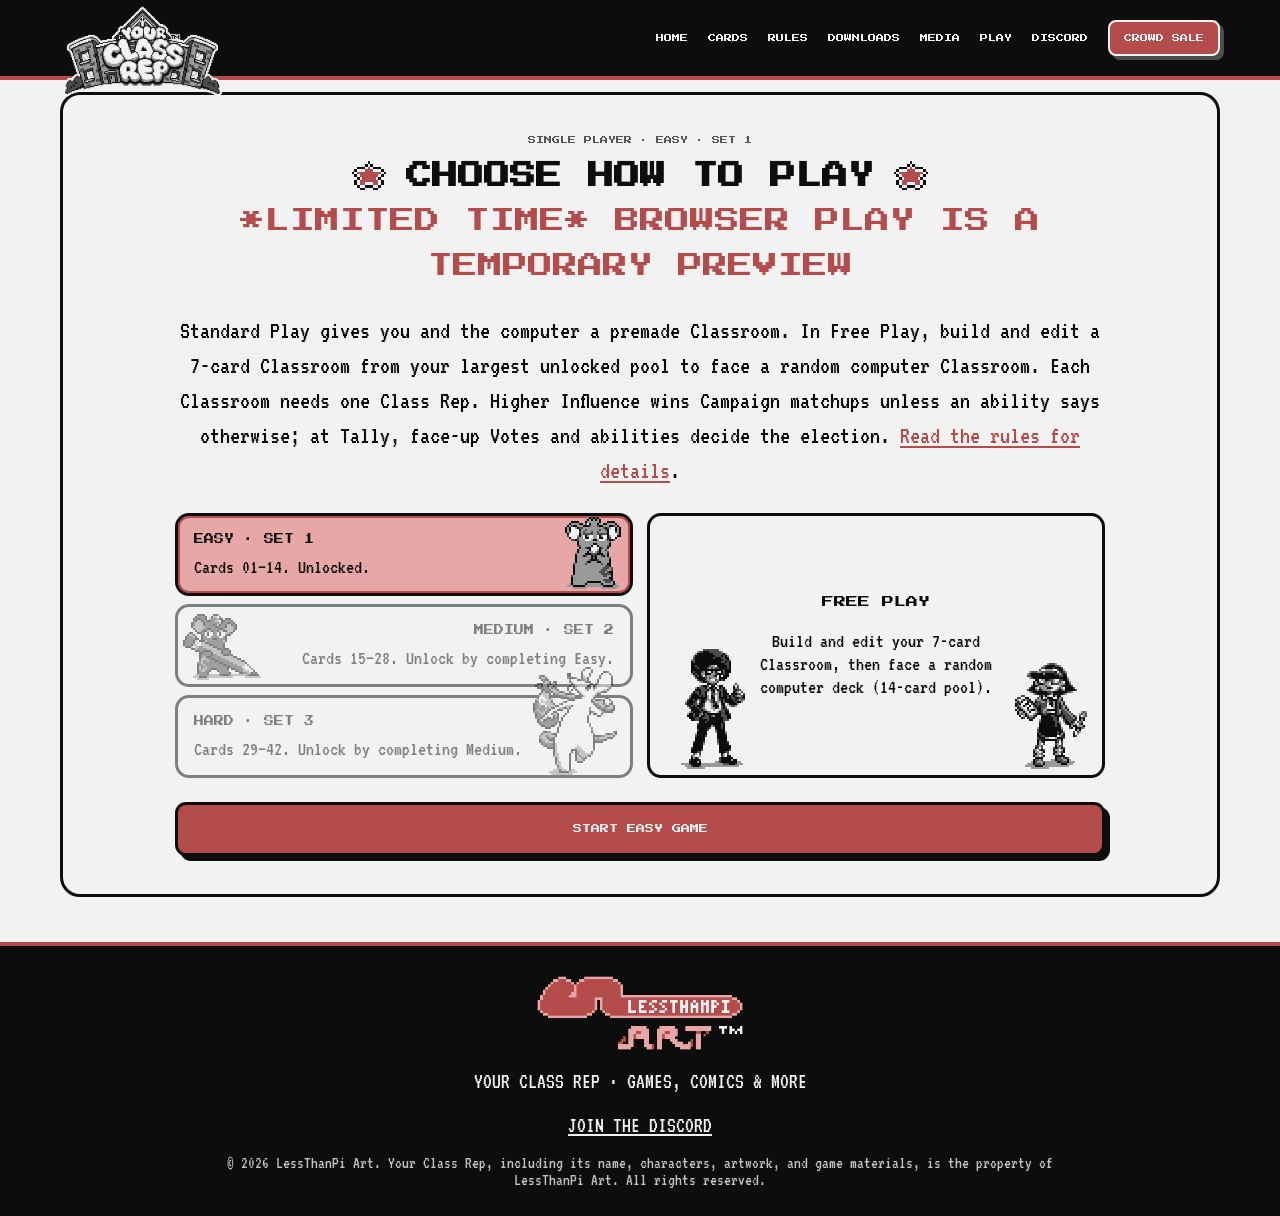
<file: play.html>
<!doctype html>
<html lang="en">
<head>
  <meta charset="utf-8">
  <meta name="viewport" content="width=device-width, initial-scale=1">
  <title>Play Your Class Rep | Your Class Rep</title>
  <meta name="description" content="Play three fixed card sets against the computer in Your Class Rep, or build and edit your own Classroom in Free Play.">
  <meta name="robots" content="index, follow, max-image-preview:large">
  <link rel="canonical" href="https://yourclassrep.com/play.html">
  <meta property="og:type" content="website">
  <meta property="og:site_name" content="Your Class Rep">
  <meta property="og:title" content="PLAY YOUR CLASS REP">
  <meta property="og:description" content="Play three fixed card sets against the computer, or build and edit your own Classroom in Free Play.">
  <meta property="og:url" content="https://yourclassrep.com/play.html">
  <meta property="og:image" content="https://yourclassrep.com/images/Action%20Shots/TCG-YCR-ActionShots1.png">
  <link rel="icon" type="image/png" sizes="32x32" href="images/Assets/favicon-32.png">
  <link rel="icon" type="image/png" sizes="192x192" href="images/Assets/favicon-192.png">
  <link rel="apple-touch-icon" href="images/Assets/apple-touch-icon.png">
  <link rel="preconnect" href="https://fonts.googleapis.com">
  <link rel="preconnect" href="https://fonts.gstatic.com" crossorigin>
  <link href="https://fonts.googleapis.com/css2?family=Press+Start+2P&family=VT323&display=swap" rel="stylesheet">
  <style>
    :root { --black:#0d0d0d; --white:#f2f2f2; --red:#b44c4c; --pink:rgb(231,167,167); --gray:#d8d8d8; --green:#46784a; }
    * { box-sizing:border-box; }
    html { scroll-behavior:smooth; scroll-padding-top:100px; }
    body { margin:0; color:var(--black); background:var(--white); font:22px "VT323",monospace; }
    button { font:inherit; }
    h1,h2,h3,.pixel { font-family:"Press Start 2P",monospace; text-transform:uppercase; }
    h1 { font-size:clamp(22px,4vw,40px); line-height:1.5; margin:0; }
    h2 { font-size:clamp(17px,2.5vw,26px); line-height:1.65; margin:0; }
    h3 { margin:0; font-size:11px; line-height:1.8; }
    p { line-height:1.4; }
    .wrap { width:min(1160px,calc(100% - 40px)); margin:auto; }
    .topbar { position:sticky; top:0; z-index:20; color:var(--white); background:var(--black); border-bottom:4px solid var(--red); }
    .nav { position:relative; min-height:76px; display:flex; align-items:center; justify-content:flex-end; gap:22px; }
    .brand { position:absolute; z-index:2; left:0; top:4px; display:block; }
    .brand img { display:block; width:220px; height:auto; }
    .navlinks { display:flex; align-items:center; justify-content:flex-end; gap:clamp(10px,1.6vw,20px); }
    .navlinks a { color:var(--white); text-decoration:none; font:8px "Press Start 2P",monospace; }
    .navlinks a:hover,.navlinks a:focus-visible { color:#ff8b8b; }
    .navlinks .sale-nav { padding:12px 14px; color:var(--white); background:var(--red); border:2px solid var(--white); border-radius:8px; box-shadow:4px 4px 0 #4d4d4d; }
    .intro { display:none; }
    .intro p { max-width:780px; margin:14px 0 0; font-size:26px; }
    .intro-art { display:block; width:100%; max-width:260px; max-height:240px; margin:auto; object-fit:contain; image-rendering:pixelated; }
    .quick-note { display:inline-block; margin-top:18px; padding:8px 12px; border:2px solid var(--black); border-radius:8px; background:var(--pink); font:8px/1.8 "Press Start 2P",monospace; }
    main { padding-bottom:45px; }
    .game-shell { min-height:340px; margin:12px auto 0; padding:clamp(18px,3.5vw,38px); border:3px solid var(--black); border-radius:20px; background:var(--white); }
    .setup-panel { max-width:930px; margin:0 auto; text-align:center; }
    .setup-panel > p { font-size:25px; }
    .limited-time-note { margin:0 0 12px; color:var(--red); font:9px/1.8 "Press Start 2P",monospace; }
    .setup-panel > p a { color:var(--red); text-decoration-thickness:2px; text-underline-offset:3px; }
    .mode-title { display:flex; align-items:center; justify-content:center; gap:16px; }
    .mode-title img { width:42px; height:42px; object-fit:contain; image-rendering:pixelated; }
    .mode-choice-layout { display:grid; grid-template-columns:minmax(0,1fr) minmax(0,1fr); align-items:stretch; gap:14px; margin:24px 0; }
    .difficulty-grid { display:grid; grid-template-rows:repeat(3,minmax(0,1fr)); gap:8px; }
    .difficulty-button,.free-play-button { padding:14px 16px; color:var(--black); background:var(--white); border:3px solid var(--black); border-radius:14px; text-align:left; cursor:pointer; }
    .difficulty-button { position:relative; display:flex; min-height:80px; align-items:center; justify-content:space-between; gap:8px; overflow:visible; }
    .level-choice-copy { position:relative; z-index:1; display:block; flex:1 1 auto; padding-right:30px; }
    .level-choice-copy strong { display:block; margin-bottom:8px; font:10px/1.8 "Press Start 2P",monospace; }
    .level-choice-copy > span,.free-choice-copy > span { display:block; font-size:20px; line-height:1.15; }
    .mode-character { position:absolute; z-index:2; width:108px; height:140px; object-fit:contain; object-position:center bottom; image-rendering:pixelated; pointer-events:none; }
    .level-character { right:3px; bottom:-8px; width:108px; height:140px; }
    .difficulty-button[data-difficulty="medium"] .level-choice-copy { padding:0 0 0 74px; text-align:right; }
    .difficulty-button[data-difficulty="medium"] .level-character { right:auto; left:3px; }
    .free-play-button { position:relative; display:flex; min-height:0; align-items:center; justify-content:center; gap:12px; overflow:visible; text-align:center; }
    .free-choice-copy { position:relative; z-index:1; display:block; flex:1 1 auto; padding:0 64px; }
    .free-character:first-child { left:3px; bottom:0; }
    .free-character:last-child { right:3px; bottom:0; }
    .free-choice-copy strong { display:block; margin-bottom:16px; font:12px/1.8 "Press Start 2P",monospace; }
    .free-play-button strong { display:block; font:12px/1.8 "Press Start 2P",monospace; }
    .difficulty-button[aria-pressed="true"],.free-play-button[aria-pressed="true"] { background:var(--pink); box-shadow:inset 0 0 0 2px var(--red); }
    .difficulty-button:disabled { opacity:.5; cursor:not-allowed; }
    .difficulty-button:disabled[aria-pressed="true"] { background:var(--white); box-shadow:none; }
    .mode-start-button { display:flex; width:100%; box-sizing:border-box; }
    .action-button { display:inline-flex; min-height:54px; justify-content:center; align-items:center; gap:8px; padding:13px 18px; color:var(--white); background:var(--red); border:3px solid var(--black); border-radius:11px; box-shadow:5px 5px 0 var(--black); font:9px/1.8 "Press Start 2P",monospace; text-align:center; cursor:pointer; }
    .action-button:hover,.action-button:focus-visible { background:var(--black); }
    .action-button.secondary { color:var(--black); background:var(--white); box-shadow:none; }
    .action-button.secondary:hover,.action-button.secondary:focus-visible { color:var(--white); background:var(--black); }
    .action-button:disabled { opacity:.55; cursor:not-allowed; }
    .game-header { display:flex; align-items:center; justify-content:space-between; gap:15px; margin-bottom:20px; }
    .phase-kicker { display:block; margin-bottom:8px; color:#555; font:8px/1.8 "Press Start 2P",monospace; }
    .game-header p { margin:8px 0 0; font-size:22px; }
    .draft-header { align-items:center; gap:16px; margin-bottom:4px; }
    .draft-header > div:first-child { min-width:0; flex:1; }
    .draft-toolbar { display:flex; align-items:center; justify-content:flex-end; gap:8px; }
    .draft-toolbar .action-button { min-height:42px; padding:9px 8px; font-size:6px; white-space:nowrap; }
    .draft-filters { display:flex; flex-wrap:wrap; justify-content:center; gap:7px; margin:0 0 10px; }
    .draft-filter { display:inline-flex; align-items:center; justify-content:center; gap:6px; padding:7px 9px; color:var(--black); background:var(--white); border:2px solid var(--black); border-radius:8px; font:6px/1.6 "Press Start 2P",monospace; cursor:pointer; }
    .draft-filter img { display:block; width:30px; height:32px; object-fit:contain; image-rendering:pixelated; }
    .draft-filter span { display:block; }
    .draft-filter:hover,.draft-filter:focus-visible,.draft-filter.active { color:var(--white); background:var(--red); }
    .draft-scroll { max-width:100%; overflow-x:auto; padding:3px 0 10px; overscroll-behavior-inline:contain; scrollbar-color:var(--red) var(--gray); }
    .draft-grid { display:grid; width:max-content; grid-template-rows:repeat(2,auto); grid-auto-columns:112px; grid-auto-flow:column; gap:8px; margin-inline:auto; }
    .draft-card { display:flex; width:112px; flex-direction:column; align-items:center; justify-content:flex-start; gap:5px; min-width:0; padding:8px; color:var(--black); background:#fff; border:2px solid var(--black); border-radius:10px; text-align:center; cursor:pointer; }
    .draft-card:hover:not(:disabled),.draft-card:focus-visible:not(:disabled) { outline:3px solid var(--red); outline-offset:1px; }
    .draft-card:disabled { opacity:1; cursor:not-allowed; }
    .draft-card:disabled.classroom-full { opacity:.5; }
    .draft-card img { display:block; flex:0 0 auto; width:78px; height:130px; object-fit:contain; image-rendering:pixelated; }
    .draft-card[hidden] { display:none; }
    .draft-card.picked { background:var(--pink); }
    .draft-card.unavailable-rep { filter:brightness(.48) grayscale(.8); cursor:not-allowed; }
    .draft-caption { min-height:28px; display:flex; align-items:center; justify-content:center; }
    .draft-card strong { display:block; font:7px/1.5 "Press Start 2P",monospace; overflow-wrap:anywhere; }
    .draft-notice { min-height:24px; margin:6px 0 10px; font-size:20px; }
    .draft-footer { display:flex; align-items:center; justify-content:space-between; gap:14px; margin-top:20px; }
    .draft-footer p { margin:0; }
    .campaign-summary { display:grid; grid-template-columns:1fr auto 1fr; align-items:center; gap:16px; margin:18px 0 24px; }
    .campaign-side { padding:12px; border:2px solid var(--black); border-radius:12px; background:#fff; text-align:center; }
    .campaign-side strong { display:block; font:8px/1.8 "Press Start 2P",monospace; }
    .campaign-side span { display:block; margin-top:5px; font-size:20px; }
    .campaign-vs { font:11px "Press Start 2P",monospace; }
    .round-track { display:grid; grid-template-columns:repeat(6,1fr); gap:6px; margin:0 0 24px; }
    .round-step { padding:8px 4px; border:2px solid var(--black); border-radius:7px; background:#fff; text-align:center; font:6px/1.8 "Press Start 2P",monospace; }
    .round-step.current { color:var(--white); background:var(--red); }
    .round-step.done { background:var(--pink); }
    .play-prompt { min-height:0; margin:0; font-size:20px; }
    .campaign-explanation { margin:10px 0 14px; padding:9px 12px; color:var(--black); background:var(--white); border:2px solid var(--black); border-radius:10px; font-size:21px; line-height:1.3; text-align:center; }
    .campaign-explanation.loss { color:var(--white); background:var(--red); }
    .campaign-explanation strong { font-weight:700; }
    .hand-grid { display:grid; grid-template-columns:repeat(7,minmax(0,1fr)); gap:9px; }
    .hand-card { min-width:0; padding:7px; color:var(--black); background:#fff; border:2px solid var(--black); border-radius:10px; text-align:center; cursor:pointer; }
    .hand-card img { display:block; flex:0 0 auto; width:78px; height:130px; margin:0 auto; object-fit:contain; image-rendering:pixelated; }
    .hand-card strong { display:block; margin-top:6px; font:6px/1.7 "Press Start 2P",monospace; }
    .hand-card small { display:block; font-size:18px; line-height:1.05; }
    .hand-card:hover:not(:disabled),.hand-card:focus-visible:not(:disabled) { outline:3px solid var(--red); outline-offset:1px; }
    .hand-card:disabled { opacity:.45; cursor:not-allowed; }
    .hand-heading { margin:24px 0 12px; }
    .board-scroll { overflow-x:auto; padding:3px 0 12px; }
    .campaign-header { display:flex; align-items:center; justify-content:space-between; gap:12px; margin-bottom:8px; }
    .campaign-toolbar { display:flex; justify-content:flex-end; align-items:center; gap:8px; }
    .campaign-toolbar .action-button { min-height:42px; padding:8px 10px; font-size:6px; white-space:nowrap; }
    .six-column-board { min-width:780px; padding:8px; border:2px solid var(--black); border-radius:14px; background:#fff; }
    .board-row { display:grid; grid-template-columns:repeat(6,minmax(0,1fr)); column-gap:8px; row-gap:3px; }
    .match-column { min-width:0; padding:3px 5px; border:1px solid #777; border-radius:8px; background:var(--white); text-align:center; }
    .outcome-row { align-items:center; }
    .match-outcome { min-height:24px; display:grid; place-items:center; font:6px/1.6 "Press Start 2P",monospace; }
    .board-side-label { padding:5px 0; font:6px/1.8 "Press Start 2P",monospace; text-align:center; }
    .match-slot { display:flex; min-height:160px; flex-direction:column; align-items:center; justify-content:center; gap:3px; padding:3px; border:2px solid var(--black); border-radius:7px; }
    .match-slot img { display:block; flex:0 0 auto; width:78px; height:130px; object-fit:contain; image-rendering:pixelated; }
    .match-slot small { font:6px/1.7 "Press Start 2P",monospace; }
    .match-slot.face-down { background:var(--pink); }
    .match-slot.loser { background:var(--pink); }
    .match-slot.blank { min-height:160px; font-size:26px; }
    .peek-card { width:100%; min-height:126px; display:flex; flex-direction:column; align-items:center; justify-content:center; gap:4px; padding:3px; color:var(--black); background:transparent; border:0; cursor:pointer; }
    .peek-card .card-back { display:block; }
    .peek-face { display:none; }
    .peek-face img { max-width:100%; }
    .peek-card:hover .card-back,.peek-card:focus-visible .card-back,.peek-card.peeked .card-back { display:none; }
    .peek-card:hover .peek-face,.peek-card:focus-visible .peek-face,.peek-card.peeked .peek-face { display:block; }
    .card-preview { position:fixed; z-index:10000; width:252px; height:408px; max-width:calc(100vw - 28px); max-height:calc(100vh - 28px); padding:6px; border:3px solid var(--black); border-radius:10px; background:var(--pink); box-shadow:4px 4px 0 var(--black); opacity:0; visibility:hidden; transform:scale(.96); transition:opacity .12s ease,transform .12s ease,visibility .12s; pointer-events:none; }
    .card-preview.visible { opacity:1; visibility:visible; transform:scale(1); }
    .card-preview img { display:block; width:100%; height:100%; object-fit:contain; image-rendering:pixelated; }
    .board-divider { padding:7px; text-align:center; font:6px/1.8 "Press Start 2P",monospace; }
    .card-points { font:7px/1.6 "Press Start 2P",monospace; }
    .row-total { width:max-content; max-width:calc(100% - 16px); margin:7px auto; padding:8px 14px; border-radius:10px; font:8px/1.8 "Press Start 2P",monospace; text-align:center; }
    .cpu-total,.player-total { color:var(--white); background:var(--black); }
    .tally-legend { display:flex; justify-content:space-between; gap:12px; margin:10px 0; font:6px/1.8 "Press Start 2P",monospace; }
    .tally-abilities { margin-top:14px; padding:14px; border:2px solid var(--black); border-radius:10px; background:var(--pink); }
    .tally-abilities strong { font:7px/1.8 "Press Start 2P",monospace; }
    .turn-message { min-height:40px; margin:15px 0 0; padding:9px 12px; border-left:5px solid var(--red); background:var(--pink); font-size:21px; }
    .match-result { display:grid; grid-template-columns:1fr auto 1fr; align-items:center; gap:16px; margin:20px 0; padding:15px; border:2px solid var(--black); border-radius:14px; background:#fff; }
    .match-card { min-width:0; text-align:center; }
    .match-card img { display:block; width:78px; height:130px; margin:0 auto 8px; object-fit:contain; image-rendering:pixelated; }
    .match-card strong { display:block; font:7px/1.8 "Press Start 2P",monospace; }
    .match-card span { display:block; font-size:19px; }
    .match-arrow { font:9px/1.8 "Press Start 2P",monospace; text-align:center; }
    .result-notes { padding:14px 18px; border:2px solid var(--black); border-radius:10px; background:var(--pink); }
    .result-notes h3 { margin-bottom:7px; }
    .result-notes ul { margin:0; padding-left:22px; }
    .result-notes li { margin:4px 0; }
    .current-board { display:grid; grid-template-columns:1fr 1fr; gap:14px; margin:20px 0; }
    .board-zone { padding:14px; border:2px solid var(--black); border-radius:12px; background:#fff; }
    .board-zone h3 { display:flex; justify-content:space-between; gap:8px; margin-bottom:10px; }
    .board-cards { display:flex; flex-wrap:wrap; gap:8px; min-height:58px; }
    .board-card { display:grid; width:66px; min-height:58px; place-items:center; padding:5px; border:2px solid var(--black); border-radius:8px; background:var(--white); text-align:center; font:6px/1.6 "Press Start 2P",monospace; }
    .board-card.face-down { color:var(--white); background:var(--black); }
    .board-empty { color:#555; font-size:20px; }
    .campaign-actions { display:flex; flex-wrap:wrap; justify-content:space-between; align-items:center; gap:12px; margin-top:20px; }
    .review-box { margin-top:14px; padding:14px; border:2px dashed var(--black); border-radius:10px; background:#fff; }
    .review-columns { display:grid; grid-template-columns:1fr 1fr; gap:12px; }
    .review-columns ul { margin:8px 0 0; padding-left:20px; }
    .review-toggle { font:7px/1.8 "Press Start 2P",monospace; }
    .phase-action { margin-top:20px; text-align:right; }
    .seventh-grid { display:grid; grid-template-columns:1fr 1fr; gap:16px; margin-top:22px; }
    .seventh-card { display:grid; grid-template-columns:130px minmax(0,1fr); align-items:center; gap:16px; padding:16px; border:2px solid var(--black); border-radius:12px; background:#fff; }
    .seventh-card img { display:block; width:78px; height:130px; margin:0 auto; object-fit:contain; image-rendering:pixelated; }
    .seventh-card h3 { margin-bottom:8px; }
    .seventh-card p { margin:0; }
    .not-scored { display:inline-block; margin-top:10px; padding:5px 8px; background:var(--pink); border:1px solid var(--black); font:6px/1.8 "Press Start 2P",monospace; }
    .tally-grid { display:grid; grid-template-columns:1fr 1fr; gap:16px; margin:20px 0; }
    .tally-side { padding:20px; border:3px solid var(--black); border-radius:14px; background:#fff; }
    .tally-side.winner { background:var(--pink); }
    .tally-side h3 { margin-bottom:12px; }
    .vote-total { margin:6px 0; font:clamp(18px,3vw,30px)/1.8 "Press Start 2P",monospace; }
    .tally-detail { margin:8px 0; font-size:21px; }
    .final-call { margin:25px auto 0; font:clamp(12px,2vw,17px)/1.8 "Press Start 2P",monospace; text-align:center; }
    .final-header { display:grid; grid-template-columns:minmax(0,1fr) auto minmax(0,1fr); align-items:center; gap:12px; margin-bottom:16px; }
    .final-header > .action-button { justify-self:end; padding:9px 10px; font-size:6px; }
    .result-title { display:flex; align-items:center; justify-content:center; gap:12px; margin:0; text-align:center; }
    .result-title img { width:75px; height:80px; object-fit:contain; image-rendering:pixelated; }
    .match-column.active-turn { outline:3px solid var(--red); outline-offset:1px; }
    .history { margin-top:20px; padding:14px; border:2px solid var(--black); border-radius:10px; background:#fff; }
    .history summary { font:7px/1.8 "Press Start 2P",monospace; cursor:pointer; }
    .history li { margin:5px 0; }
    footer { padding:28px 16px; color:var(--white); background:var(--black); border-top:4px solid var(--red); text-align:center; }
    .maker-logo-link { display:block; width:min(210px,58vw); margin:0 auto 18px; }
    .maker-logo { display:block; width:100%; height:auto; }
    footer a { color:var(--white); }
    .legal { display:block; max-width:900px; margin:18px auto 0; color:#c4c4c4; font-size:17px; }
    @media(max-width:1100px) {
      .nav { display:block; min-height:0; padding:16px 0 8px; }
      .navlinks { width:100%; flex-direction:column; align-items:flex-end; justify-content:flex-start; gap:9px; padding:0; text-align:right; }
      .navlinks .sale-nav { margin-left:0; }
    }
    @media(max-width:850px) {
      .hand-grid { grid-template-columns:repeat(4,minmax(0,1fr)); }
      .draft-header { align-items:flex-start; flex-direction:column; }
      .draft-toolbar { width:100%; justify-content:flex-start; flex-wrap:wrap; }
      .campaign-header { align-items:flex-start; flex-direction:column; }
      .campaign-toolbar { width:100%; justify-content:flex-end; }
      .intro { grid-template-columns:minmax(0,1fr) 180px; }
      .brand img { width:195px; }
    }
    @media(max-width:600px) {
      .wrap { width:calc(100% - 28px); }
      .navlinks a { font-size:6px; }
      .navlinks .sale-nav { padding:9px; }
      .intro { grid-template-columns:minmax(0,1fr) 100px; gap:8px; padding:23px 0; }
      .intro p { font-size:21px; }
      .intro-art { max-height:155px; }
      .quick-note { font-size:6px; }
      .mode-choice-layout { gap:8px; }
      .difficulty-grid { grid-template-rows:repeat(3,minmax(0,1fr)); }
      .difficulty-button,.free-play-button { padding:10px; }
      .difficulty-button { min-height:82px; }
      .level-choice-copy strong { margin-bottom:4px; font-size:8px; }
      .level-choice-copy > span,.free-choice-copy > span { font-size:17px; }
      .level-choice-copy { padding-right:62px; }
      .difficulty-button[data-difficulty="medium"] .level-choice-copy { padding-left:62px; }
      .free-choice-copy { padding:0 60px; }
      .free-play-button { gap:6px; }
      .free-choice-copy strong { margin-bottom:8px; font-size:9px; }
      .mode-title { gap:8px; }
      .mode-title img { width:30px; height:30px; }
      .game-header { align-items:flex-start; }
      .game-header .secondary { flex:none; padding:9px; font-size:6px; }
      .draft-toolbar { gap:5px; }
      .draft-toolbar .action-button { padding:8px 5px; font-size:5px; }
      .draft-footer { flex-direction:column; align-items:stretch; }
      .draft-footer .action-button { width:100%; }
      .hand-grid { grid-template-columns:repeat(2,minmax(0,1fr)); }
      .hand-card { display:block; text-align:center; }
      .hand-card img { width:78px; height:130px; max-height:130px; }
      .match-result { gap:7px; padding:8px; }
      .match-card img { max-height:140px; }
      .match-card strong { font-size:6px; }
      .match-card span { font-size:17px; }
      .match-arrow { font-size:7px; }
      .seventh-card { grid-template-columns:90px minmax(0,1fr); gap:10px; padding:10px; }
      .review-columns { grid-template-columns:1fr; }
      .campaign-toolbar { flex-wrap:wrap; }
      .campaign-toolbar .action-button { flex:1 1 auto; }
      .final-header { grid-template-columns:1fr auto; grid-template-rows:auto auto; }
      .final-balance { display:none; }
      .final-header > .action-button { grid-column:2; grid-row:1; }
      .final-actions { grid-column:2; grid-row:1; }
      .result-title { grid-column:1 / -1; grid-row:2; gap:7px; }
      .result-title { font-size:clamp(10px,3vw,15px); }
      .result-title img { width:37.5px; height:40px; }
      .phase-action { text-align:left; }
      .phase-action .action-button { width:100%; }
      .game-shell { padding:15px; }
    }
    .final-actions { display:flex; flex-direction:column; gap:8px; justify-self:end; }
    .unlock-notice { margin:0 0 16px; padding:12px; border:2px solid var(--black); border-radius:10px; background:var(--pink); text-align:center; font:8px/1.8 "Press Start 2P",monospace; }
    @media(max-width:700px) {
      .draft-scroll,.hand-scroll { max-width:100%; overflow-x:auto; padding:3px 0 10px; overscroll-behavior-inline:contain; scrollbar-color:var(--red) var(--gray); }
      .draft-grid { gap:7px; }
      .hand-grid { width:max-content; grid-template-columns:repeat(7,100px); }
      .draft-filters { display:grid; grid-template-columns:repeat(3,max-content); justify-content:center; padding:0 1px 8px; }
    }
    .topbar .brand img { width:166px; transition:none; }
  </style>
</head>
<body>
  <header class="topbar">
    <nav class="nav wrap" aria-label="Main navigation">
      <a class="brand" href="index.html" aria-label="Your Class Rep home"><img src="images/Assets/YourClassRepLogo-Large.png" alt="Your Class Rep"></a>
      <div class="navlinks">
        <a href="index.html">HOME</a><a href="cards.html">CARDS</a><a href="rules.html">RULES</a><a href="downloads.html">DOWNLOADS</a><a href="media.html">MEDIA</a><a href="play.html" aria-current="page">PLAY</a><a href="https://discord.gg/mZXwqtUXw4" target="_blank" rel="noopener noreferrer">DISCORD</a><a class="sale-nav" href="https://www.thegamecrafter.com/crowdsale/your-class-rep:-the-card-game" target="_blank" rel="noopener noreferrer">CROWD SALE</a>
      </div>
    </nav>
  </header>
  <main class="wrap">
    <section class="game-shell" id="game-stage" aria-live="polite" aria-label="Game area">
      <div class="setup-panel">
          <span class="phase-kicker">SINGLE PLAYER · CHOOSE YOUR CARD POOL</span>
          <h2 class="mode-title"><img src="images/Assets/RedStar.png" alt="" aria-hidden="true">Choose how to play<img src="images/Assets/RedStar.png" alt="" aria-hidden="true"></h2>
        <p class="limited-time-note">*LIMITED TIME* BROWSER PLAY IS A TEMPORARY PREVIEW</p>
        <p>Standard Play gives you and the computer a premade Classroom. In Free Play, build and edit a 7-card Classroom from your largest unlocked pool to face a random computer Classroom. Each Classroom needs one Class Rep. Higher Influence wins Campaign matchups unless an ability says otherwise; at Tally, face-up Votes and abilities decide the election. <a href="rules.html">Read the rules for details</a>.</p>
        <div class="mode-choice-layout">
          <div class="difficulty-grid" role="group" aria-label="Choose computer difficulty">
            <button class="difficulty-button" type="button" data-difficulty="easy" aria-pressed="true"><span class="level-choice-copy"><strong>EASY · SET 1</strong><span>Cards 01–14. Unlocked.</span></span><img class="mode-character level-character" src="images/Characters/11-PetF-Ch2.png" alt="" aria-hidden="true"></button>
            <button class="difficulty-button" type="button" data-difficulty="medium" aria-pressed="false" disabled><span class="level-choice-copy"><strong>MEDIUM · SET 2</strong><span>Cards 15–28. Unlock by completing Easy.</span></span><img class="mode-character level-character" src="images/Characters/11-PetF-Ch1.png" alt="" aria-hidden="true"></button>
            <button class="difficulty-button" type="button" data-difficulty="hard" aria-pressed="false" disabled><span class="level-choice-copy"><strong>HARD · SET 3</strong><span>Cards 29–42. Unlock by completing Medium.</span></span><img class="mode-character level-character" src="images/Characters/12-PetM-Ch.png" alt="" aria-hidden="true"></button>
          </div>
          <button class="free-play-button" type="button" data-mode="free" aria-pressed="false"><img class="mode-character free-character" src="images/Characters/01-SpeechM-Ch.png" alt="" aria-hidden="true"><span class="free-choice-copy"><strong>FREE PLAY</strong><span>Build and edit your 7-card Classroom, then face a random computer deck.</span></span><img class="mode-character free-character" src="images/Characters/02-SpeechF-Ch.png" alt="" aria-hidden="true"></button>
        </div>
        <button class="action-button mode-start-button" id="start-game" type="button">START EASY GAME</button>
      </div>
    </section>
  </main>
  <footer>
    <a class="maker-logo-link" href="https://www.lessthanpiart.com/" target="_blank" rel="noopener noreferrer" aria-label="Visit LessThanPi Art"><img class="maker-logo" src="images/Assets/LessThanPiArtLogo-Large.png" alt="LessThanPi Art"></a>
    <span>YOUR CLASS REP · GAMES, COMICS &amp; MORE</span><br><br>
    <a href="https://discord.gg/mZXwqtUXw4" target="_blank" rel="noopener noreferrer">JOIN THE DISCORD</a>
    <small class="legal">© 2026 LessThanPi Art. Your Class Rep, including its name, characters, artwork, and game materials, is the property of LessThanPi Art. All rights reserved.</small>
  </footer>
  <script src="character-data.js"></script>
  <script src="play.js"></script>
</body>
</html>
</file>
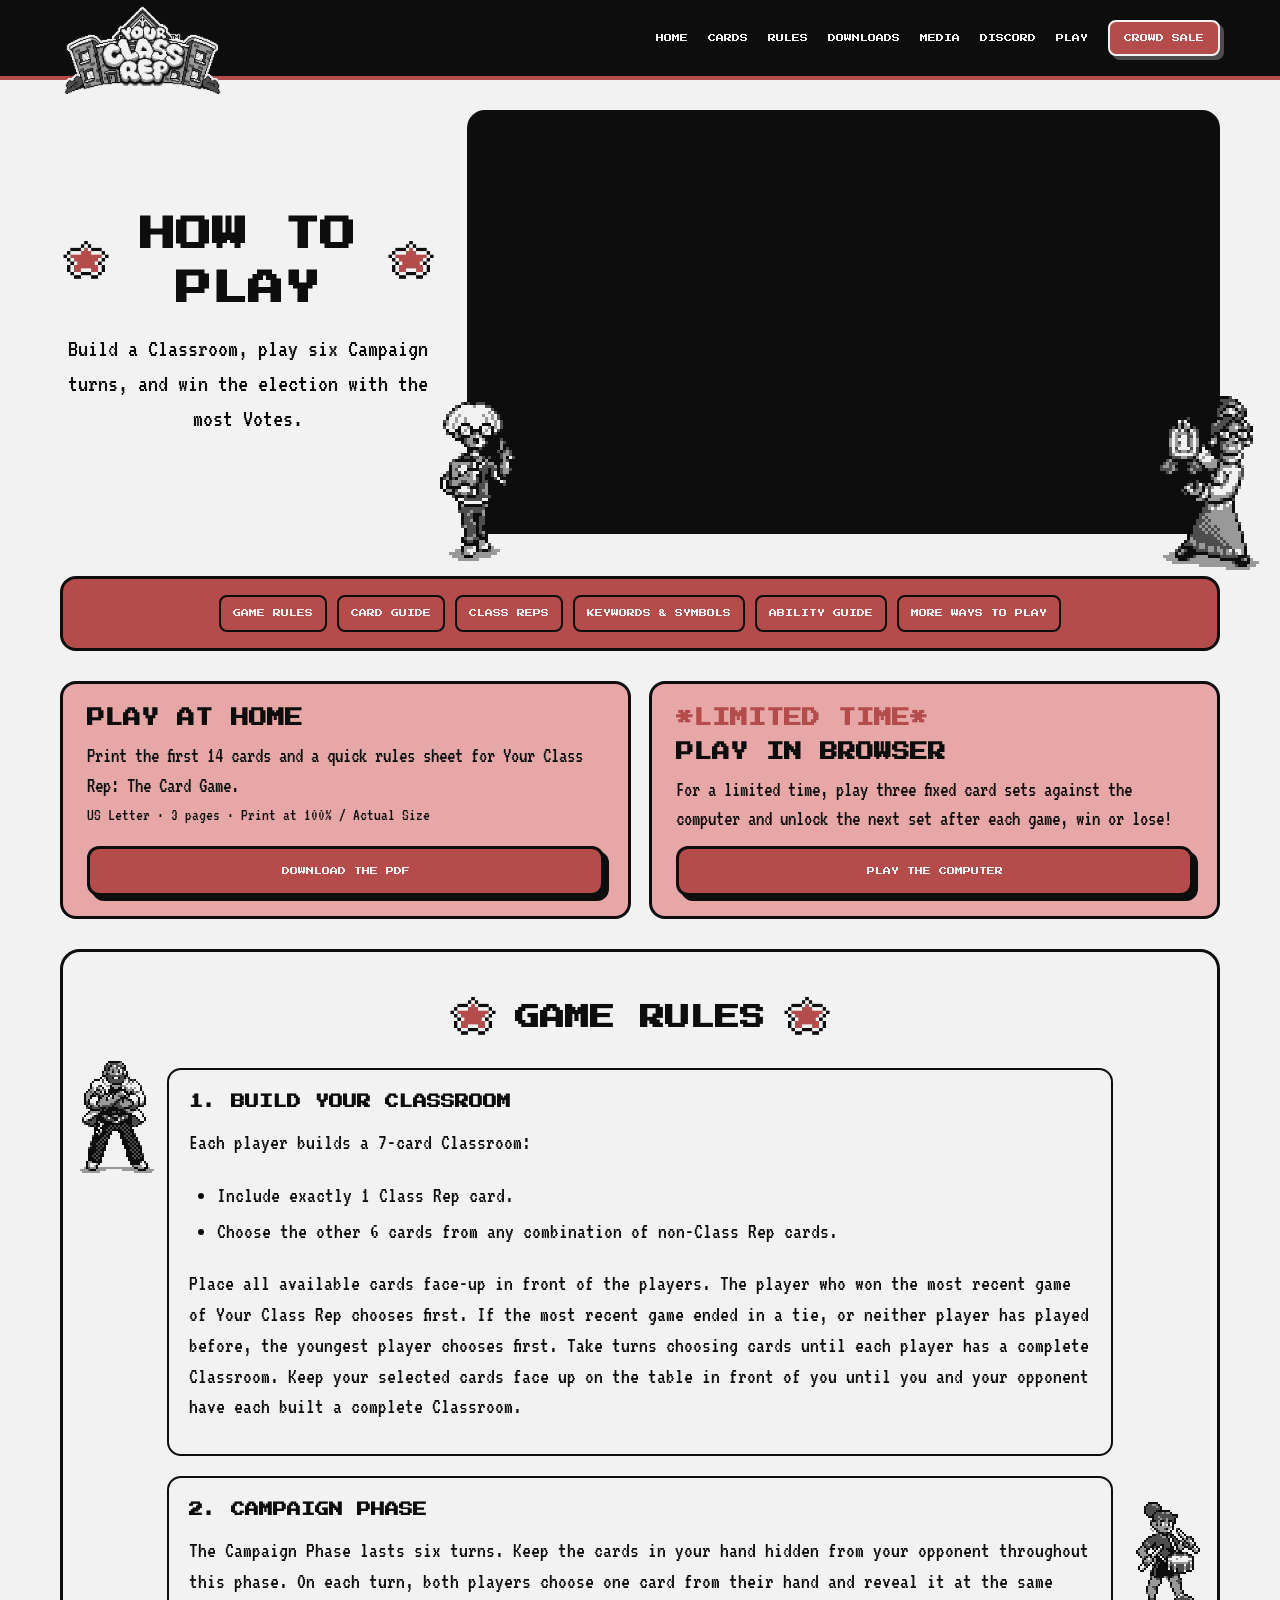
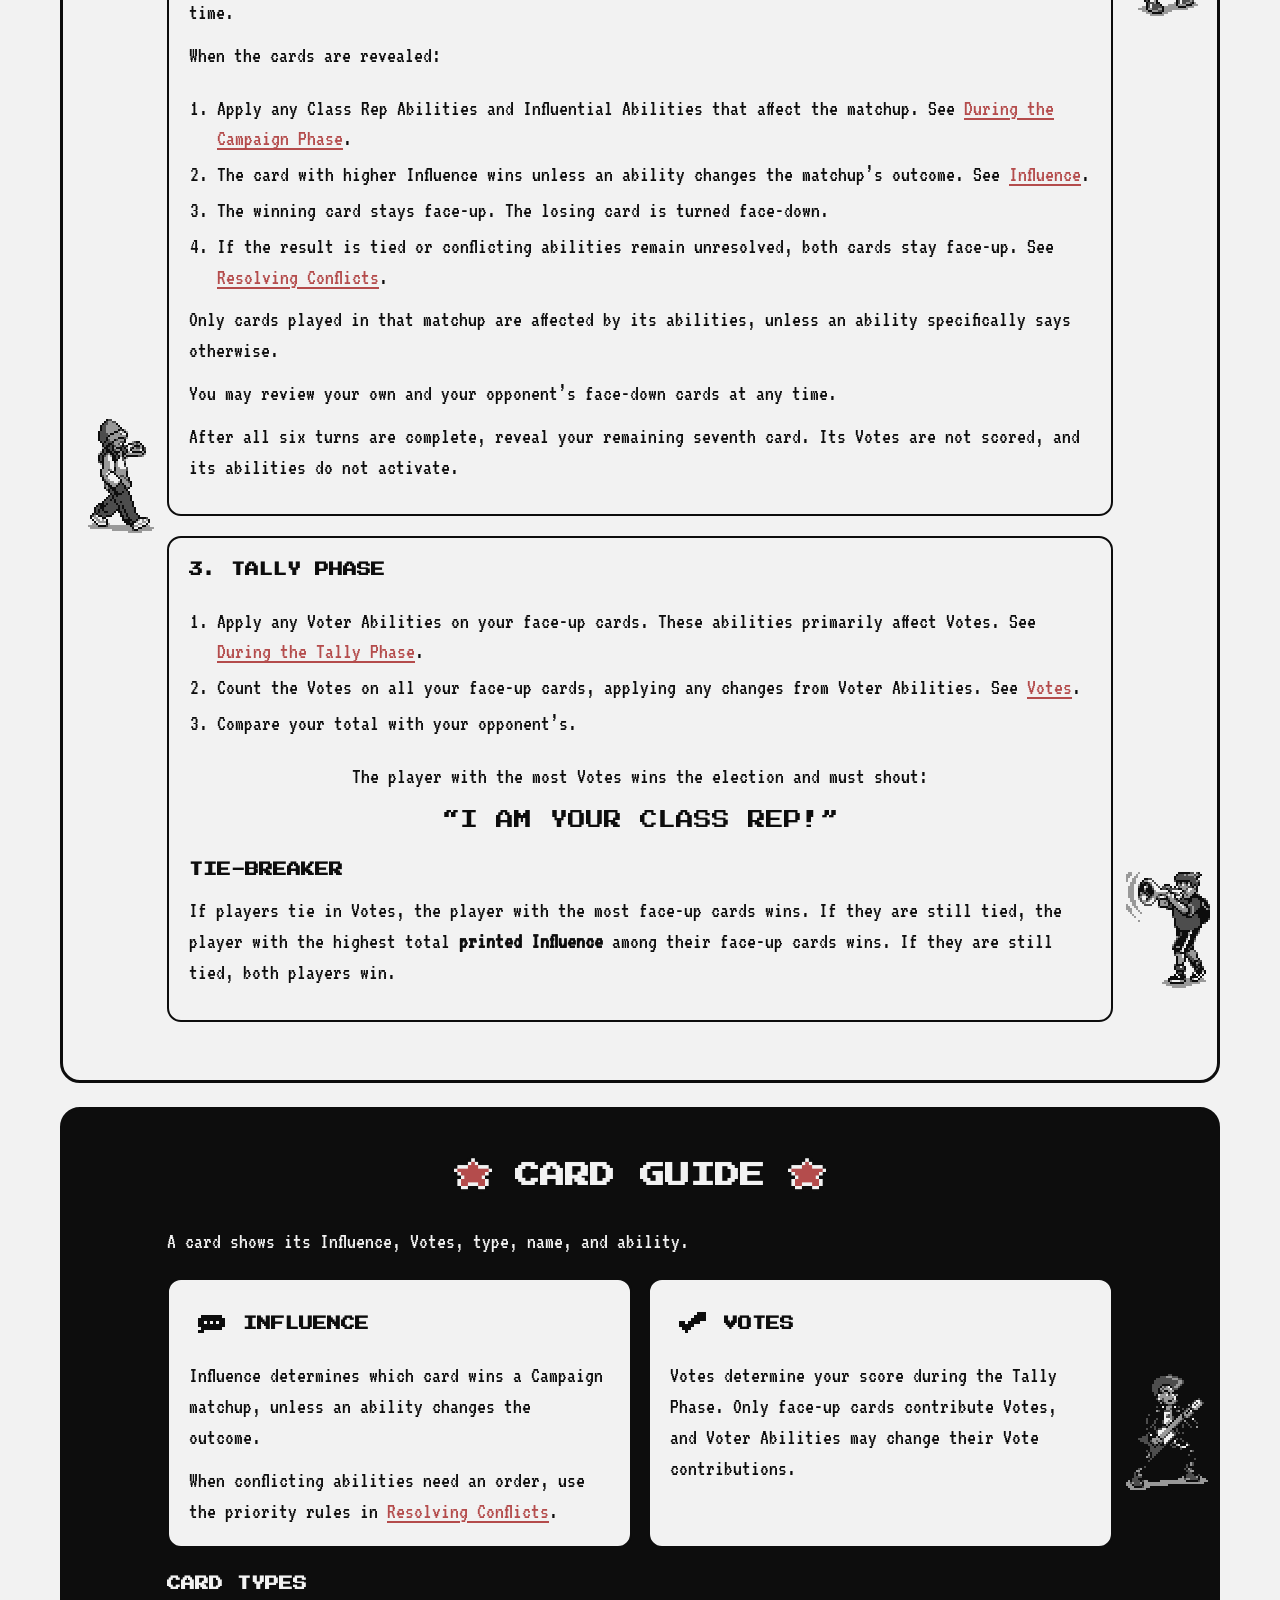
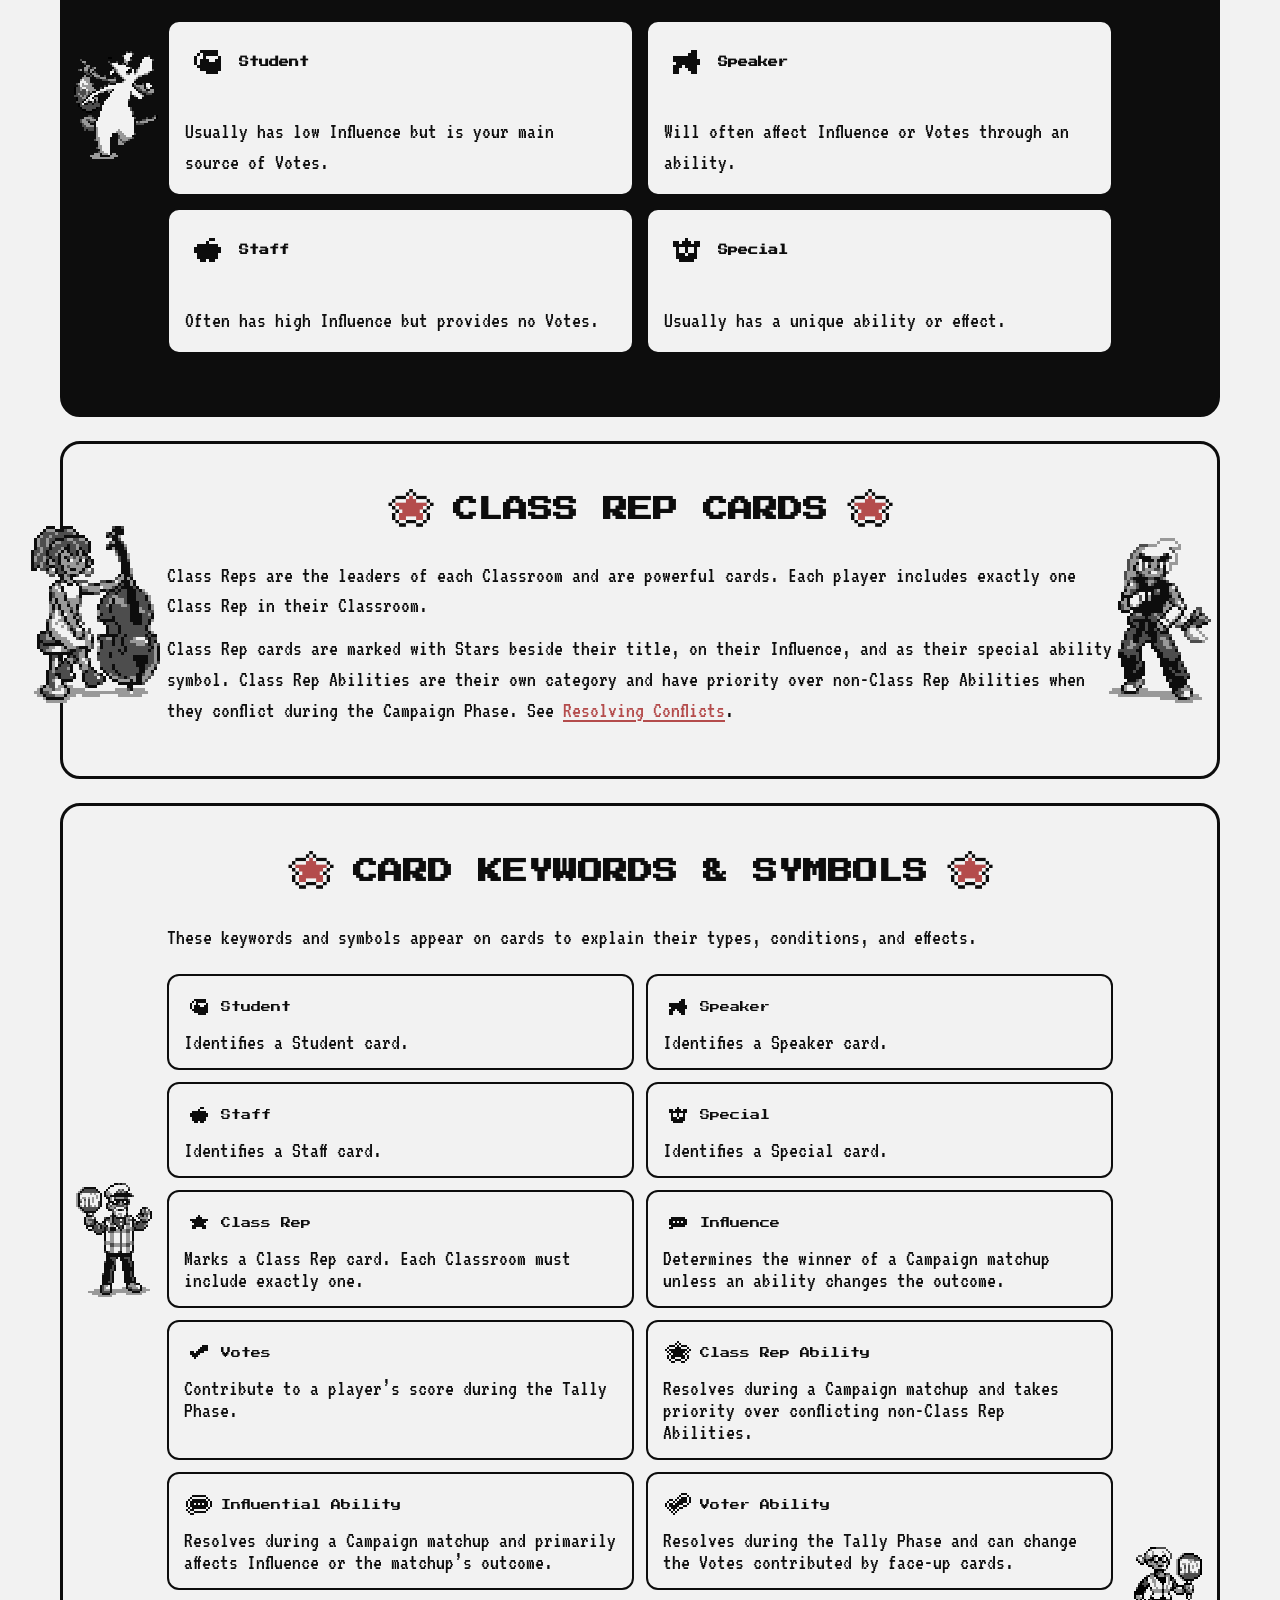
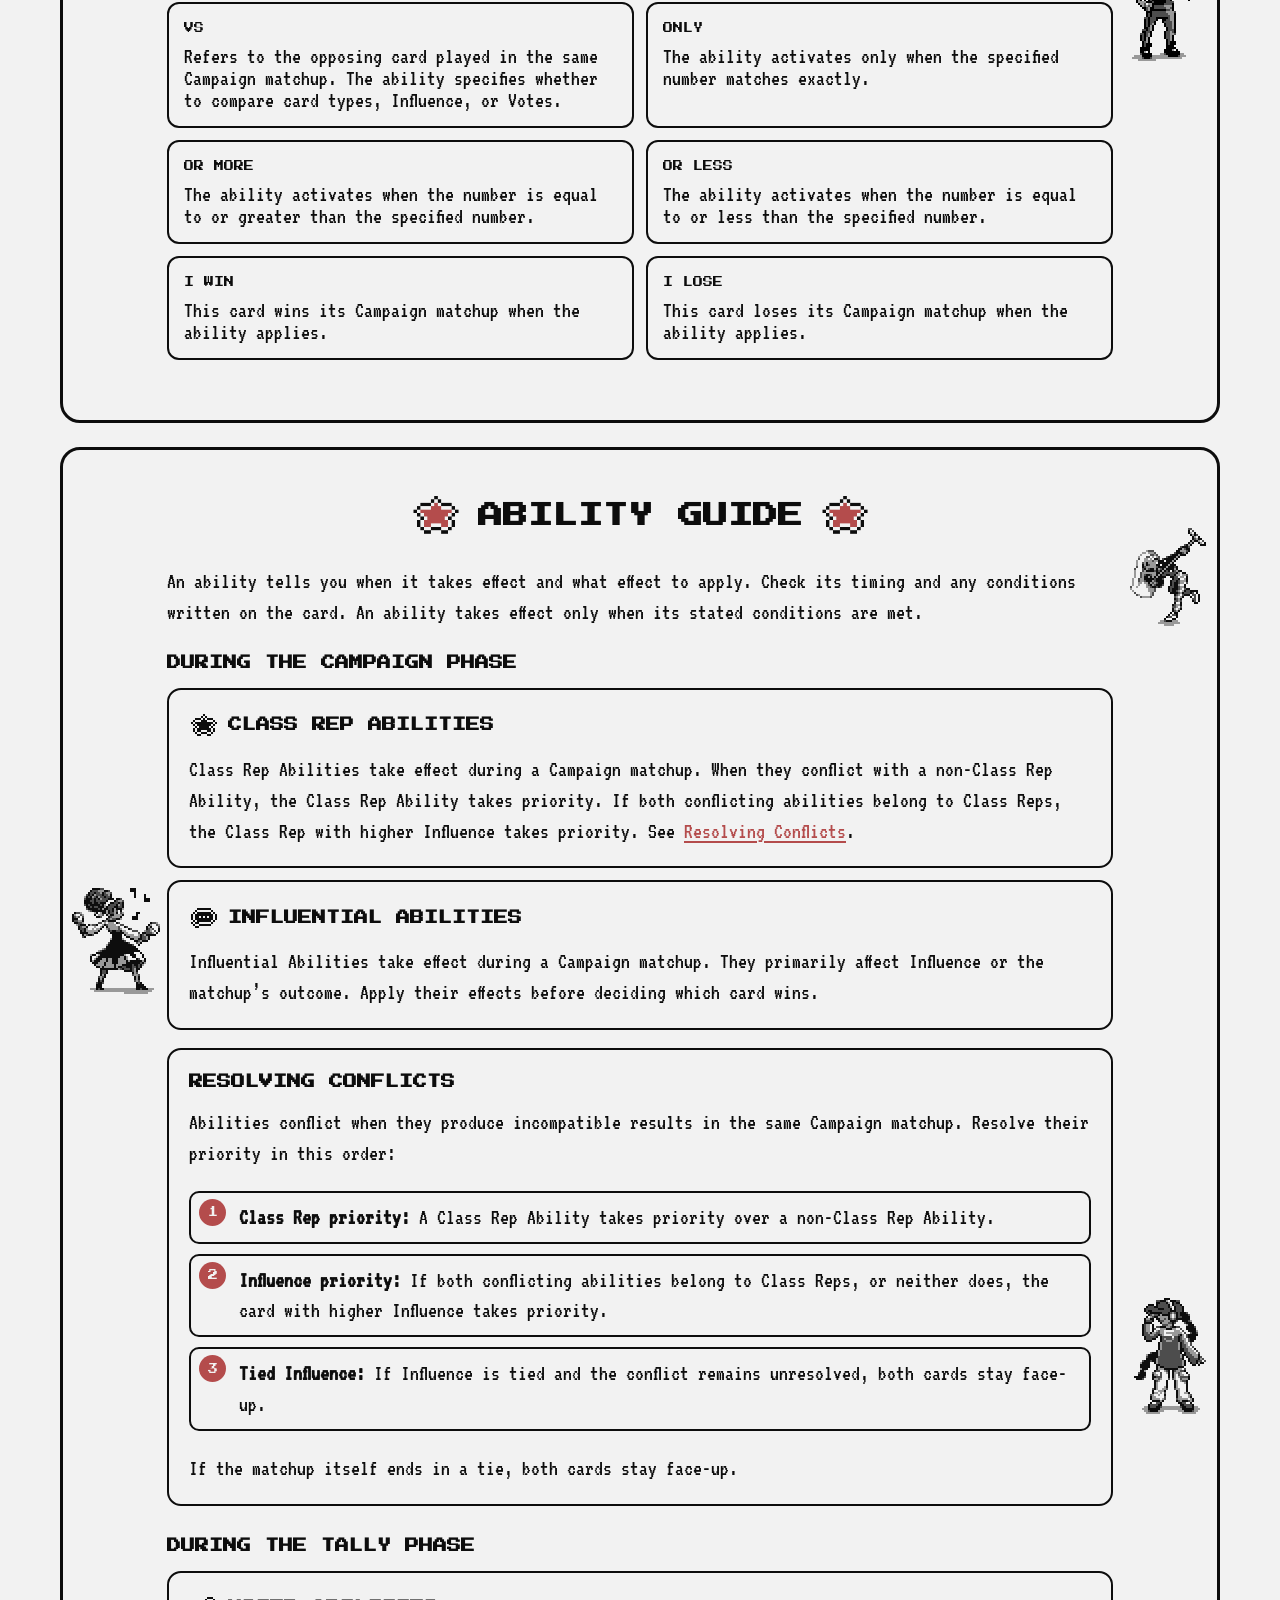
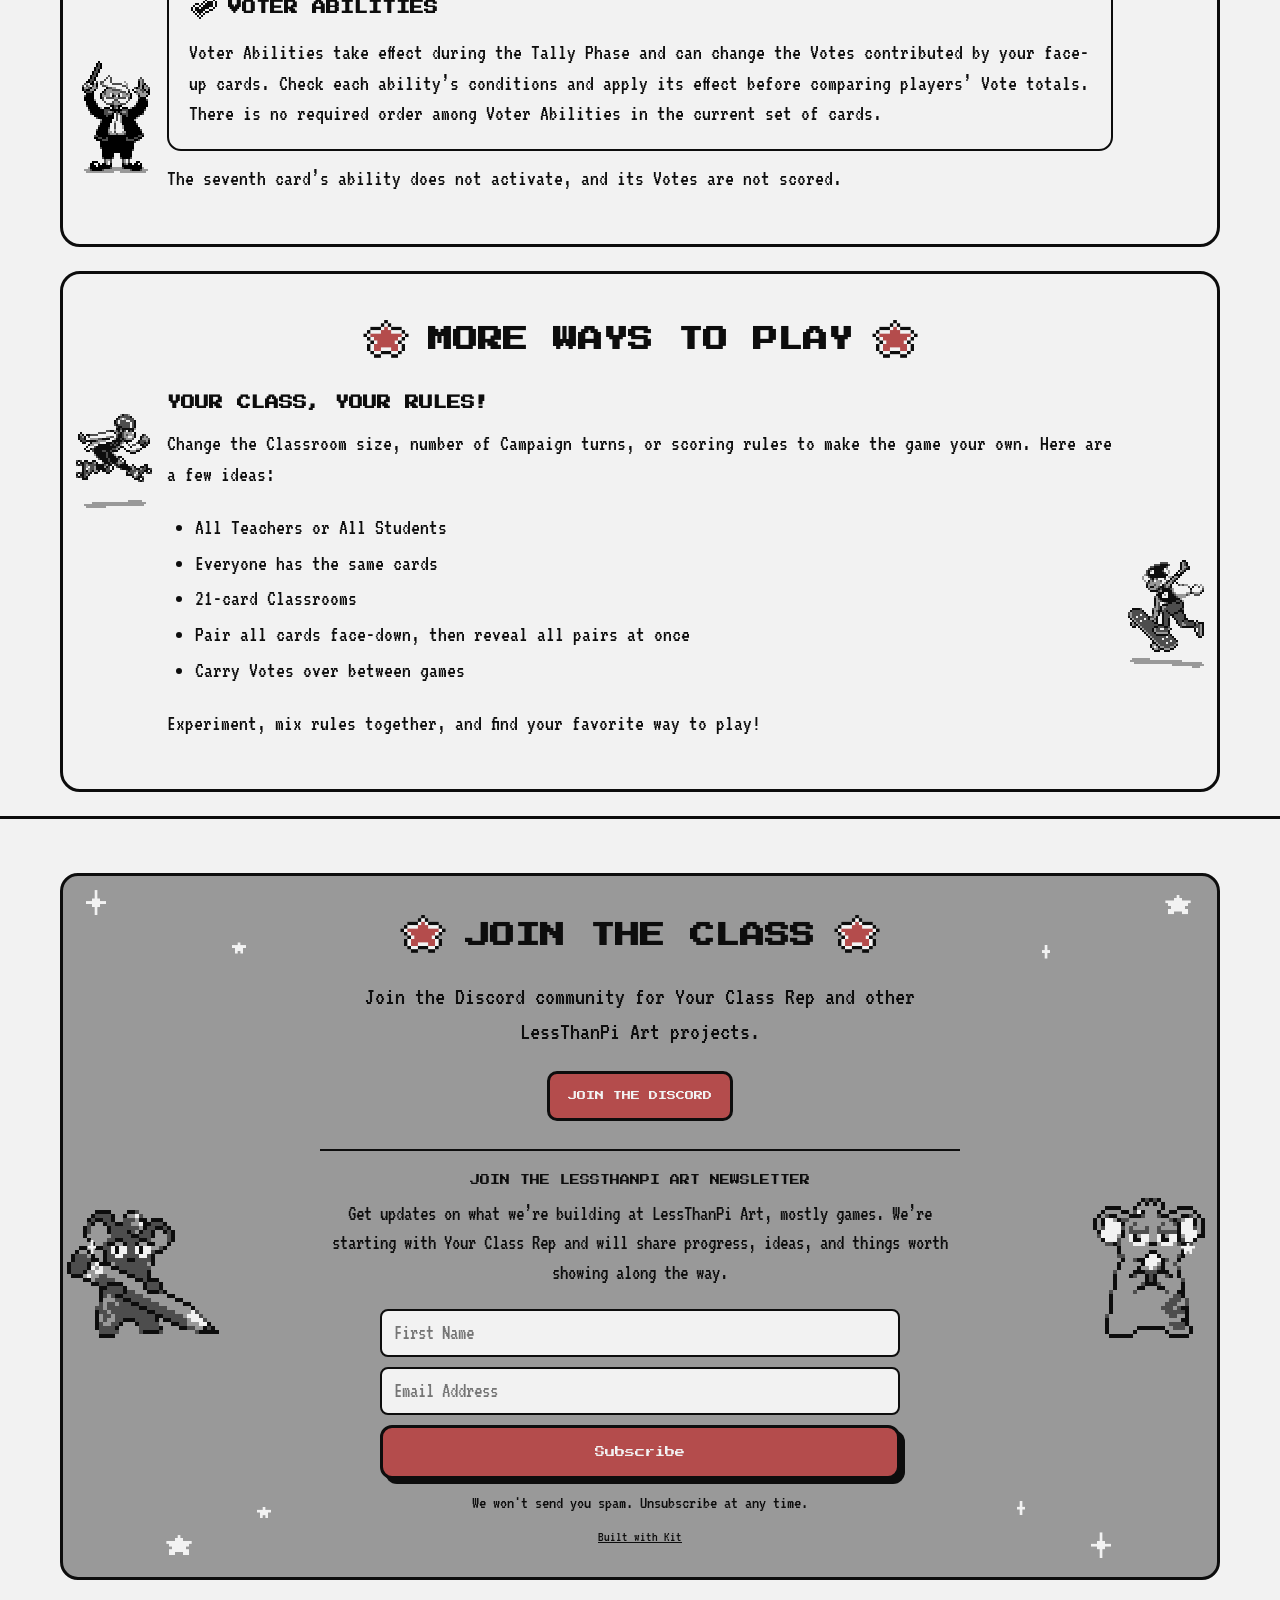
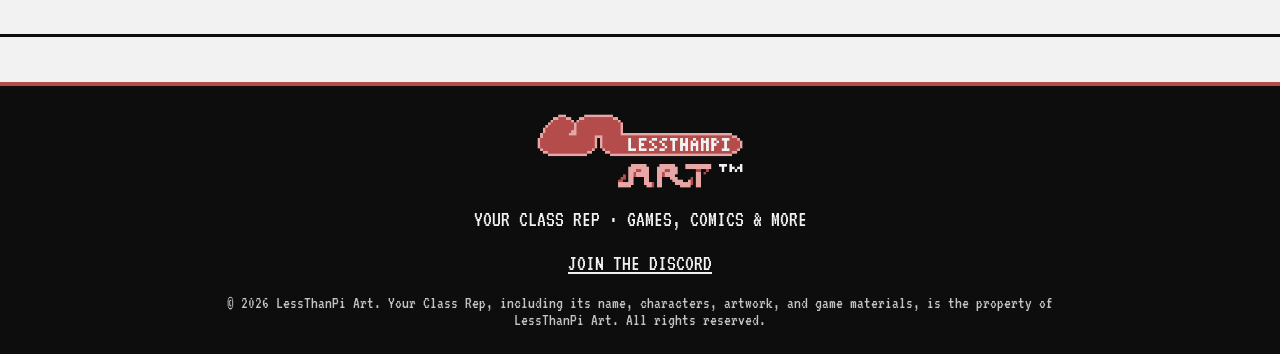
<file: rules.html>
<!doctype html>
<html lang="en">
<head>
  <meta charset="utf-8">
  <meta name="viewport" content="width=device-width, initial-scale=1">
  <title>How to Play | Your Class Rep</title>
  <meta name="description" content="Learn how to build your Classroom, play the Campaign and Tally phases, and use card abilities in Your Class Rep.">
  <meta name="robots" content="index, follow, max-image-preview:large">
  <link rel="canonical" href="https://yourclassrep.com/rules.html">
  <meta property="og:type" content="website">
  <meta property="og:site_name" content="Your Class Rep">
  <meta property="og:title" content="HOW TO PLAY | YOUR CLASS REP">
  <meta property="og:description" content="Learn how to build a Classroom, play the Campaign and Tally phases, resolve abilities, and earn Votes in Your Class Rep.">
  <meta property="og:url" content="https://yourclassrep.com/rules.html">
  <meta property="og:image" content="https://yourclassrep.com/images/Action%20Shots/TCG-YCR-ActionShots8.png">
  <meta property="og:image:alt" content="The open Your Class Rep rules booklet showing game rules, card anatomy, and abilities">
  <meta name="twitter:card" content="summary_large_image">
  <meta name="twitter:title" content="HOW TO PLAY | YOUR CLASS REP">
  <meta name="twitter:description" content="Learn how to build a Classroom, play the Campaign and Tally phases, resolve abilities, and earn Votes in Your Class Rep.">
  <meta name="twitter:image" content="https://yourclassrep.com/images/Action%20Shots/TCG-YCR-ActionShots8.png">
  <meta name="twitter:image:alt" content="The open Your Class Rep rules booklet showing game rules, card anatomy, and abilities">
  <link rel="icon" type="image/png" sizes="32x32" href="images/Assets/favicon-32.png">
  <link rel="icon" type="image/png" sizes="192x192" href="images/Assets/favicon-192.png">
  <link rel="apple-touch-icon" href="images/Assets/apple-touch-icon.png">
  <link rel="preconnect" href="https://fonts.googleapis.com">
  <link rel="preconnect" href="https://fonts.gstatic.com" crossorigin>
  <link href="https://fonts.googleapis.com/css2?family=Press+Start+2P&family=VT323&display=swap" rel="stylesheet">
  <style>
    :root { --black:#0d0d0d; --white:#f2f2f2; --light-gray:#999; --dark-gray:#4d4d4d; --red:#b44c4c; --pink:rgb(231,167,167); }
    * { box-sizing:border-box; }
    html { scroll-behavior:smooth; scroll-padding-top:100px; }
    body { margin:0; color:var(--black); background:var(--white); font:22px "VT323",monospace; }
    a { color:inherit; }
    h1,h2,h3,.pixel { font-family:"Press Start 2P",monospace; text-transform:uppercase; }
    h1 { margin:0; font-size:clamp(22px,3vw,36px); line-height:1.5; }
    h2 { margin:0; font-size:clamp(16px,2.3vw,25px); line-height:1.6; }
    h3 { margin:0; font-size:clamp(11px,1.35vw,14px); line-height:1.8; }
    p,li { line-height:1.4; }
    p { margin:12px 0; }
    .wrap { width:min(1160px,calc(100% - 40px)); margin-inline:auto; }
    .topbar { position:sticky; top:0; z-index:20; color:var(--white); background:var(--black); border-bottom:4px solid var(--red); }
    .nav { position:relative; min-height:76px; display:flex; align-items:center; justify-content:flex-end; gap:24px; }
    .brand { position:absolute; z-index:2; left:0; top:4px; display:block; }
    .brand img { display:block; width:220px; height:auto; }
    .navlinks { display:flex; align-items:center; justify-content:flex-end; gap:clamp(10px,1.6vw,20px); }
    .navlinks a { color:var(--white); text-decoration:none; font:8px "Press Start 2P",monospace; }
    .navlinks a:hover,.navlinks a:focus-visible { color:#ff8b8b; }
    .navlinks .sale-nav { padding:12px 14px; background:var(--red); border:2px solid var(--white); border-radius:8px; box-shadow:4px 4px 0 var(--dark-gray); }
    .page-intro { display:grid; grid-template-columns:minmax(0,1fr) minmax(0,2fr); align-items:center; gap:30px; padding:30px 0 42px; text-align:left; }
    .page-title { display:flex; align-items:center; justify-content:center; gap:18px; text-align:center; }
    .page-title::before,.page-title::after { content:""; flex:none; width:52px; height:56px; background:center/contain no-repeat url("images/Assets/RedStar.png"); }
    .page-intro-copy p { max-width:740px; margin:15px auto 0; font-size:25px; text-align:center; }
    .rules-video { position:relative; container-type:inline-size; width:100%; aspect-ratio:16/9; border:4px solid var(--black); border-radius:18px; background:var(--black); }
    .rules-video iframe { display:block; width:100%; height:100%; border:0; border-radius:14px; }
    .rules-video-character { position:absolute; z-index:2; bottom:-52px; width:162px; height:210px; object-fit:contain; image-rendering:pixelated; pointer-events:none; }
    .rules-video-character.left { left:-64px; }
    .rules-video-character.right { right:-64px; }
    .section-title { display:flex; align-items:center; justify-content:center; gap:16px; margin-bottom:22px; text-align:center; }
    .section-title::before,.section-title::after { content:""; flex:none; width:52px; height:56px; background:center/contain no-repeat url("images/Assets/RedStar.png"); }
    .contents { display:flex; flex-wrap:wrap; justify-content:center; gap:10px; margin:0 auto 30px; padding:16px; background:var(--red); border:3px solid var(--black); border-radius:16px; }
    .contents a { padding:10px 12px; color:var(--white); border:2px solid var(--black); border-radius:8px; text-decoration:none; font:8px/1.7 "Press Start 2P",monospace; }
    .contents a:hover,.contents a:focus-visible { color:var(--black); background:var(--white); }
    .download-promo { display:flex; align-items:center; justify-content:space-between; gap:24px; margin:0 auto 30px; padding:20px 24px; border:3px solid var(--black); border-radius:16px; background:var(--pink); }
    .download-promo h2 { margin:0 0 8px; font-size:clamp(13px,1.7vw,18px); }
    .limited-time-label { display:block; margin-bottom:5px; color:var(--red); font-style:normal; }
    .download-promo p { display:block; }
    .download-promo .promo-description { margin:8px 0 0; font-size:23px; }
    .download-promo .promo-instructions { margin:3px 0 0; font-size:18px; }
    .download-promo .button { display:inline-flex; flex:none; align-items:center; justify-content:center; min-height:50px; padding:12px 18px; color:var(--white); background:var(--red); border:3px solid var(--black); border-radius:12px; box-shadow:5px 5px 0 var(--black); text-decoration:none; font:8px/1.8 "Press Start 2P",monospace; text-align:center; }
    .download-promo .button:hover,.download-promo .button:focus-visible { color:var(--white); background:var(--black); }
    .play-options { display:grid; grid-template-columns:repeat(2,minmax(0,1fr)); gap:18px; margin:0 auto 30px; }
    .play-options .download-promo { min-width:0; flex-direction:column; align-items:stretch; justify-content:space-between; gap:12px; margin:0; }
    .play-options .promo-description { font-size:21px; }
    .play-options .promo-instructions { font-size:17px; }
    .play-options .button { width:100%; }
    .rule-section { position:relative; margin:24px auto; padding:clamp(20px,4vw,38px); border:3px solid var(--black); border-radius:20px; background:var(--white); scroll-margin-top:100px; }
    .rule-section.decorated { padding-inline:clamp(66px,9vw,104px); }
    .rule-section > :not(.rule-character) { position:relative; z-index:1; }
    /* 50% of the site's 216 × 280 px full-size character art. */
    .rule-character { position:absolute; z-index:0; top:50%; width:108px; height:140px; transform:translateY(-50%); object-fit:contain; image-rendering:pixelated; pointer-events:none; }
    .rule-character.left { left:-3px; }
    .rule-character.right { right:-3px; }
    .rule-character.spread-start { top:9%; }
    .rule-character.pair-upper { top:35%; }
    .rule-character.pair-lower { top:65%; }
    .rule-character.spread-upper-middle { top:35%; }
    .rule-character.spread-lower-middle { top:65%; }
    .rule-character.spread-end { top:91%; }
    .class-rep-characters .rule-character { width:162px; height:210px; }
    .class-rep-characters .rule-character.left { left:-50px; }
    .class-rep-characters .rule-character.right { right:-18px; }
    .rule-section.dark { color:var(--white); background:var(--black); }
    .rule-section > h2 { margin-bottom:20px; }
    .rule-section h3 { margin:23px 0 8px; }
    .rule-section h2 + h3 { margin-top:0; }
    .rule-section ol,.rule-section ul { padding-left:28px; }
    .rule-section li { margin:5px 0; }
    .phase-step { margin:20px 0; padding:20px; border:2px solid var(--black); border-radius:14px; background:var(--white); color:var(--black); }
    .phase-step h3 { margin:0 0 8px; }
    #tally-phase > .tie-breaker-title { color:var(--black); }
    .phase-step ol { margin-bottom:0; }
    .rule-callout { margin:18px 0; padding:15px 18px; border-left:7px solid var(--red); background:var(--pink); color:var(--black); }
    .rule-callout p:first-child { margin-top:0; }
    .rule-callout p:last-child { margin-bottom:0; }
    .guide-grid { display:grid; grid-template-columns:repeat(2,minmax(0,1fr)); gap:16px; }
    .guide-card { padding:20px; color:var(--black); border:2px solid var(--black); border-radius:14px; background:var(--white); }
    .guide-card h3 { margin:0 0 10px; }
    .icon-heading { display:flex; align-items:center; gap:9px; }
    .game-icon { display:block; flex:none; width:30px; height:32px; object-fit:contain; image-rendering:pixelated; }
    .game-icon.large { width:45px; height:48px; }
    .game-icon.small { width:15px; height:16px; }
    .keywords .game-icon.small { width:30px; height:32px; }
    .keyword .icon-heading { font-size:10px; }
    .guide-card p:last-child { margin-bottom:0; }
    .type-list { display:grid; grid-template-columns:repeat(2,minmax(0,1fr)); gap:12px; padding:0!important; list-style:none; }
    .type-list li { margin:0!important; padding:16px; color:var(--black); border:2px solid var(--black); border-radius:12px; background:var(--white); }
    .type-list strong { font-family:"Press Start 2P",monospace; font-size:10px; }
    .priority-list { counter-reset:priority; padding:0!important; list-style:none; }
    .priority-list li { position:relative; min-height:42px; margin:10px 0!important; padding:9px 12px 9px 48px; border:2px solid var(--black); border-radius:10px; background:var(--white); color:var(--black); }
    .priority-list li::before { counter-increment:priority; content:counter(priority); position:absolute; top:6px; left:8px; display:grid; width:27px; height:27px; place-items:center; border-radius:50%; color:var(--white); background:var(--red); font:10px "Press Start 2P",monospace; }
    .keywords { display:grid; grid-template-columns:repeat(2,minmax(0,1fr)); gap:12px; }
    .keyword { padding:15px; border:2px solid var(--black); border-radius:12px; background:var(--white); }
    .keyword dt { margin-bottom:8px; font:10px/1.8 "Press Start 2P",monospace; }
    .keyword dt.icon-heading { gap:7px; }
    .keyword dd { margin:0; }
    .rule-section a:not(.contents a) { color:var(--red); text-decoration-thickness:2px; text-underline-offset:3px; }
    .rule-section.dark a { color:#ff8b8b; }
    .footer { margin-top:45px; padding:26px 15px; color:var(--white); background:var(--black); text-align:center; border-top:4px solid var(--red); }
    .join-band { padding:54px 0; border-block:3px solid var(--black); background:var(--white); }
    .join-box { position:relative; overflow:hidden; padding:32px 230px; text-align:center; border:3px solid var(--black); border-radius:18px; background:var(--light-gray); }
    .join-box .section-title { margin-bottom:0; }
    .join-character { position:absolute; top:50%; width:216px; height:280px; transform:translateY(-50%); object-fit:contain; image-rendering:pixelated; pointer-events:none; }
    .join-character.left { left:0; }
    .join-character.right { right:0; }
    .join-sparkle { position:absolute; width:42px; height:45px; object-fit:contain; pointer-events:none; }
    .join-sparkle.l1 { top:6px; left:12px; } .join-sparkle.l2 { top:50px; left:155px; } .join-sparkle.l3 { top:50%; left:8px; } .join-sparkle.l4 { bottom:8px; left:95px; } .join-sparkle.l5 { bottom:42px; left:180px; }
    .join-sparkle.r1 { top:8px; right:18px; } .join-sparkle.r2 { top:55px; right:150px; } .join-sparkle.r3 { top:50%; right:8px; } .join-sparkle.r4 { bottom:8px; right:95px; } .join-sparkle.r5 { bottom:45px; right:175px; }
    .join-box p { max-width:640px; margin:15px auto 22px; font-size:25px; }
    .join-box .button { display:inline-block; padding:14px 18px; color:var(--white); background:var(--red); border:3px solid var(--black); border-radius:10px; font:9px/1.8 "Press Start 2P",monospace; text-decoration:none; }
    .join-box .button:hover,.join-box .button:focus-visible { color:var(--white); background:var(--black); }
    .maker-logo-link { display:block; width:min(210px,58vw); margin:0 auto 18px; }
    .maker-logo { display:block; width:100%; height:auto; margin:0; }
    .footer a { color:var(--white); }
    .legal { display:block; max-width:900px; margin:20px auto 0; color:#c4c4c4; font-size:17px; }
    .winner-callout { max-width:780px; margin:22px auto!important; text-align:center; }
    .winner-callout .pixel { font-size:clamp(12px,1.8vw,18px); line-height:1.8; }
    @media(max-width:1100px) {
      .nav { display:block; min-height:0; padding:16px 0 8px; }
      .navlinks { width:100%; flex-direction:column; align-items:flex-end; gap:10px; text-align:right; }
    }
    @media(max-width:800px) {
      .navlinks a { font-size:7px; }
      .page-intro { grid-template-columns:1fr; gap:24px; }
      .rules-video-character { bottom:-28px; width:108px; height:140px; }
      .rules-video-character.left { left:-36px; }
      .rules-video-character.right { right:-36px; }
      .join-box { padding-inline:170px; }
      .join-character { width:162px; height:210px; }
      .join-sparkle { width:30px; height:32px; }
    }
    @media(max-width:560px) {
      body { font-size:20px; }
      .wrap { width:calc(100% - 28px); }
      .navlinks a { font-size:6px; }
      .navlinks .sale-nav { padding:9px; }
      .page-intro { gap:18px; padding:25px 0 32px; }
      .page-intro h1 { font-size:clamp(17px,5vw,25px); }
      .page-intro-copy p { margin-top:10px; font-size:20px; }
      .section-title { gap:8px; }
      .section-title::before,.section-title::after { width:32px; height:38px; }
      .page-title { gap:8px; }
      .page-title::before,.page-title::after { width:32px; height:38px; }
      .contents { gap:7px; padding:12px; }
      .play-options { grid-template-columns:1fr; gap:14px; }
      .play-options .download-promo { text-align:center; }
      .contents a { font-size:7px; }
      .guide-grid,.type-list,.keywords { grid-template-columns:1fr; }
      .rule-section { padding:19px 15px; border-radius:15px; }
      .rule-section.decorated { padding-inline:74px; }
      .join-band { padding:40px 0; }
      .join-box { padding:26px 55px; }
      .join-character { width:54px; height:70px; }
      .join-character.left { left:-5px; }
      .join-character.right { right:-5px; }
      .join-sparkle { width:24px; height:26px; }
      .join-sparkle.l2 { left:34px; } .join-sparkle.l4 { left:28px; } .join-sparkle.l5 { left:38px; }
      .join-sparkle.r2 { right:34px; } .join-sparkle.r4 { right:28px; } .join-sparkle.r5 { right:38px; }
    }
    @media(max-width:640px) {
      /* 25% of the site's 216 × 280 px full-size character art. */
      .rule-character { width:54px; height:70px; }
      .rule-character.left { display:none; }
      .rule-character.right { right:7px; }
      .rule-section.decorated { padding-left:15px; padding-right:72px; }
      .class-rep-characters .rule-character { width:54px; height:70px; }
      .class-rep-characters .rule-character.right { right:7px; }
      .keywords { grid-template-columns:1fr; }
    }
    .topbar .brand img { width:166px; transition:none; }
  </style>
  <link rel="stylesheet" href="newsletter.css">
</head>
<body>
  <header class="topbar">
    <nav class="nav wrap" aria-label="Main navigation">
      <a class="brand" href="index.html" aria-label="Your Class Rep home"><img src="images/Assets/YourClassRepLogo-Large.png" alt="Your Class Rep"></a>
      <div class="navlinks">
        <a href="index.html">HOME</a>
        <a href="cards.html">CARDS</a>
        <a href="rules.html" aria-current="page">RULES</a>
        <a href="downloads.html">DOWNLOADS</a>
        <a href="media.html">MEDIA</a>
        <a href="https://discord.gg/mZXwqtUXw4" target="_blank" rel="noopener noreferrer">DISCORD</a>
        <a href="play.html">PLAY</a>
        <a class="sale-nav" href="https://www.thegamecrafter.com/crowdsale/your-class-rep:-the-card-game" target="_blank" rel="noopener noreferrer">CROWD SALE</a>
      </div>
    </nav>
  </header>

  <main>
    <header class="page-intro wrap">
      <div class="page-intro-copy">
        <h1 class="page-title">HOW TO PLAY</h1>
        <p>Build a Classroom, play six Campaign turns, and win the election with the most Votes.</p>
      </div>
      <div class="rules-video">
        <iframe data-youtube-id="Tuj8p--WLW8" data-youtube-kind="watch" src="https://www.youtube-nocookie.com/embed/Tuj8p--WLW8" title="How to play Your Class Rep" loading="eager" referrerpolicy="origin" allow="accelerometer; autoplay; clipboard-write; encrypted-media; gyroscope; picture-in-picture; web-share" allowfullscreen></iframe>
        <img class="rules-video-character left" src="images/Characters/04-NerdM-Ch.png" alt="" aria-hidden="true">
        <img class="rules-video-character right" src="images/Characters/03-NerdF-Ch.png" alt="" aria-hidden="true">
      </div>
    </header>

    <nav class="contents wrap" aria-label="Rules page contents">
      <a href="#game-rules">GAME RULES</a>
      <a href="#card-guide">CARD GUIDE</a>
      <a href="#class-reps">CLASS REPS</a>
      <a href="#keywords">KEYWORDS &amp; SYMBOLS</a>
      <a href="#ability-guide">ABILITY GUIDE</a>
      <a href="#more-ways">MORE WAYS TO PLAY</a>
    </nav>

    <div class="play-options wrap">
      <section class="download-promo" aria-labelledby="print-play-title">
        <div>
          <h2 id="print-play-title">PLAY AT HOME</h2>
          <p class="promo-description">Print the first 14 cards and a quick rules sheet for Your Class Rep: The Card Game.</p>
          <p class="promo-instructions">US Letter · 3 pages · Print at 100% / Actual Size</p>
        </div>
        <a class="button" href="output/pdf/Your-Class-Rep-Free-Print-and-Play.pdf" download>DOWNLOAD THE PDF</a>
      </section>
      <section class="download-promo" aria-labelledby="computer-play-title">
        <div>
          <h2 id="computer-play-title"><span class="limited-time-label">*LIMITED TIME*</span>PLAY IN BROWSER</h2>
          <p class="promo-description">For a limited time, play three fixed card sets against the computer and unlock the next set after each game, win or lose!</p>
        </div>
        <a class="button" href="play.html">PLAY THE COMPUTER</a>
      </section>
    </div>

    <section class="rule-section decorated wrap" id="game-rules" aria-labelledby="game-rules-title">
      <img class="rule-character left spread-start" src="images/Characters/08-SubM-Ch.png" alt="" aria-hidden="true">
      <img class="rule-character right spread-upper-middle" src="images/Characters/19-BandF-Ch.png" alt="" aria-hidden="true">
      <img class="rule-character left spread-lower-middle" src="images/Characters/25-HipHopM-Ch.png" alt="" aria-hidden="true">
      <img class="rule-character right spread-end" src="images/Characters/20-BandM-Ch.png" alt="" aria-hidden="true">
      <div class="section-title"><h2 id="game-rules-title">GAME RULES</h2></div>

      <div class="phase-step" id="build-classroom">
        <h3>1. Build Your Classroom</h3>
        <p>Each player builds a 7-card Classroom:</p>
        <ul>
          <li>Include exactly 1 Class Rep card.</li>
          <li>Choose the other 6 cards from any combination of non-Class Rep cards.</li>
        </ul>
        <p>Place all available cards face-up in front of the players. The player who won the most recent game of Your Class Rep chooses first. If the most recent game ended in a tie, or neither player has played before, the youngest player chooses first. Take turns choosing cards until each player has a complete Classroom. Keep your selected cards face up on the table in front of you until you and your opponent have each built a complete Classroom.</p>
      </div>

      <div class="phase-step" id="campaign-phase">
        <h3>2. Campaign Phase</h3>
        <p>The Campaign Phase lasts six turns. Keep the cards in your hand hidden from your opponent throughout this phase. On each turn, both players choose one card from their hand and reveal it at the same time.</p>
        <p>When the cards are revealed:</p>
        <ol>
          <li>Apply any Class Rep Abilities and Influential Abilities that affect the matchup. See <a href="#during-campaign">During the Campaign Phase</a>.</li>
          <li>The card with higher Influence wins unless an ability changes the matchup’s outcome. See <a href="#influence">Influence</a>.</li>
          <li>The winning card stays face-up. The losing card is turned face-down.</li>
          <li>If the result is tied or conflicting abilities remain unresolved, both cards stay face-up. See <a href="#resolving-conflicts">Resolving Conflicts</a>.</li>
        </ol>
        <p>Only cards played in that matchup are affected by its abilities, unless an ability specifically says otherwise.</p>
        <p>You may review your own and your opponent’s face-down cards at any time.</p>
        <p>After all six turns are complete, reveal your remaining seventh card. Its Votes are not scored, and its abilities do not activate.</p>
      </div>

      <div class="phase-step" id="tally-phase">
        <h3>3. Tally Phase</h3>
        <ol>
          <li>Apply any Voter Abilities on your face-up cards. These abilities primarily affect Votes. See <a href="#during-tally">During the Tally Phase</a>.</li>
          <li>Count the Votes on all your face-up cards, applying any changes from Voter Abilities. See <a href="#votes">Votes</a>.</li>
          <li>Compare your total with your opponent’s.</li>
        </ol>
        <div class="winner-callout">
          <p>The player with the most Votes wins the election and must shout:</p>
          <p class="pixel">“I AM YOUR CLASS REP!”</p>
        </div>
        <h3 class="tie-breaker-title">Tie-Breaker</h3>
        <p>If players tie in Votes, the player with the most face-up cards wins. If they are still tied, the player with the highest total <strong>printed Influence</strong> among their face-up cards wins. If they are still tied, both players win.</p>
      </div>
    </section>

    <section class="rule-section decorated dark wrap" id="card-guide" aria-labelledby="card-guide-title">
      <img class="rule-character right pair-upper" src="images/Characters/17-PunkM-Ch.png" alt="" aria-hidden="true">
      <img class="rule-character left pair-lower" src="images/Characters/12-PetM-Ch.png" alt="" aria-hidden="true">
      <div class="section-title"><h2 id="card-guide-title">CARD GUIDE</h2></div>
      <p>A card shows its Influence, Votes, type, name, and ability.</p>

      <div class="guide-grid" style="margin-top:22px">
        <article class="guide-card" id="influence">
          <h3 class="icon-heading"><img class="game-icon large" src="images/Assets/GameIcons/Stats/InfluenceIcon-Large.png" alt="" aria-hidden="true">Influence</h3>
          <p>Influence determines which card wins a Campaign matchup, unless an ability changes the outcome.</p>
          <p>When conflicting abilities need an order, use the priority rules in <a href="#resolving-conflicts">Resolving Conflicts</a>.</p>
        </article>
        <article class="guide-card" id="votes">
          <h3 class="icon-heading"><img class="game-icon large" src="images/Assets/GameIcons/Stats/VoteIcon-Large.png" alt="" aria-hidden="true">Votes</h3>
          <p>Votes determine your score during the Tally Phase. Only face-up cards contribute Votes, and Voter Abilities may change their Vote contributions.</p>
        </article>
      </div>

      <h3 style="margin-top:24px">Card Types</h3>
      <ul class="type-list">
        <li><strong class="icon-heading"><img class="game-icon large" src="images/Assets/GameIcons/Types/StudentIcon-Large.png" alt="" aria-hidden="true">Student</strong><br>Usually has low Influence but is your main source of Votes.</li>
        <li><strong class="icon-heading"><img class="game-icon large" src="images/Assets/GameIcons/Types/SpeakerIcon-Large.png" alt="" aria-hidden="true">Speaker</strong><br>Will often affect Influence or Votes through an ability.</li>
        <li><strong class="icon-heading"><img class="game-icon large" src="images/Assets/GameIcons/Types/StaffIcon-Large.png" alt="" aria-hidden="true">Staff</strong><br>Often has high Influence but provides no Votes.</li>
        <li><strong class="icon-heading"><img class="game-icon large" src="images/Assets/GameIcons/Types/SpecialIcon-Large.png" alt="" aria-hidden="true">Special</strong><br>Usually has a unique ability or effect.</li>
      </ul>
    </section>

    <section class="rule-section decorated class-rep-characters wrap" id="class-reps" aria-labelledby="class-reps-title">
      <img class="rule-character left" src="images/Characters/15-ClassicalF-Ch.png" alt="" aria-hidden="true">
      <img class="rule-character right" src="images/Characters/29-KarateM-Ch.png" alt="" aria-hidden="true">
      <div class="section-title"><h2 id="class-reps-title">CLASS REP CARDS</h2></div>
      <p>Class Reps are the leaders of each Classroom and are powerful cards. Each player includes exactly one Class Rep in their Classroom.</p>
      <p>Class Rep cards are marked with Stars beside their title, on their Influence, and as their special ability symbol. Class Rep Abilities are their own category and have priority over non-Class Rep Abilities when they conflict during the Campaign Phase. See <a href="#resolving-conflicts">Resolving Conflicts</a>.</p>
    </section>

    <section class="rule-section decorated wrap" id="keywords" aria-labelledby="keywords-title">
      <img class="rule-character left pair-upper" src="images/Characters/33-CrossingM-Ch.png" alt="" aria-hidden="true">
      <img class="rule-character right pair-lower" src="images/Characters/34-CrossingF-Ch.png" alt="" aria-hidden="true">
      <div class="section-title"><h2 id="keywords-title">CARD KEYWORDS &amp; SYMBOLS</h2></div>
      <p>These keywords and symbols appear on cards to explain their types, conditions, and effects.</p>
      <dl class="keywords">
        <div class="keyword"><dt class="icon-heading"><img class="game-icon small" src="images/Assets/GameIcons/Types/StudentIcon-Large.png" alt="" aria-hidden="true">Student</dt><dd>Identifies a Student card.</dd></div>
        <div class="keyword"><dt class="icon-heading"><img class="game-icon small" src="images/Assets/GameIcons/Types/SpeakerIcon-Large.png" alt="" aria-hidden="true">Speaker</dt><dd>Identifies a Speaker card.</dd></div>
        <div class="keyword"><dt class="icon-heading"><img class="game-icon small" src="images/Assets/GameIcons/Types/StaffIcon-Large.png" alt="" aria-hidden="true">Staff</dt><dd>Identifies a Staff card.</dd></div>
        <div class="keyword"><dt class="icon-heading"><img class="game-icon small" src="images/Assets/GameIcons/Types/SpecialIcon-Large.png" alt="" aria-hidden="true">Special</dt><dd>Identifies a Special card.</dd></div>
        <div class="keyword"><dt class="icon-heading"><img class="game-icon small" src="images/Assets/GameIcons/Types/ClassRepIcon-Large.png" alt="" aria-hidden="true">Class Rep</dt><dd>Marks a Class Rep card. Each Classroom must include exactly one.</dd></div>
        <div class="keyword"><dt class="icon-heading"><img class="game-icon small" src="images/Assets/GameIcons/Stats/InfluenceIcon-Large.png" alt="" aria-hidden="true">Influence</dt><dd>Determines the winner of a Campaign matchup unless an ability changes the outcome.</dd></div>
        <div class="keyword"><dt class="icon-heading"><img class="game-icon small" src="images/Assets/GameIcons/Stats/VoteIcon-Large.png" alt="" aria-hidden="true">Votes</dt><dd>Contribute to a player’s score during the Tally Phase.</dd></div>
        <div class="keyword"><dt class="icon-heading"><img class="game-icon small" src="images/Assets/GameIcons/Abilities/ClassRepAbility-Large.png" alt="" aria-hidden="true">Class Rep Ability</dt><dd>Resolves during a Campaign matchup and takes priority over conflicting non-Class Rep Abilities.</dd></div>
        <div class="keyword"><dt class="icon-heading"><img class="game-icon small" src="images/Assets/GameIcons/Abilities/InfluentialAbility-Large.png" alt="" aria-hidden="true">Influential Ability</dt><dd>Resolves during a Campaign matchup and primarily affects Influence or the matchup’s outcome.</dd></div>
        <div class="keyword"><dt class="icon-heading"><img class="game-icon small" src="images/Assets/GameIcons/Abilities/VoterAbility-Large.png" alt="" aria-hidden="true">Voter Ability</dt><dd>Resolves during the Tally Phase and can change the Votes contributed by face-up cards.</dd></div>
        <div class="keyword"><dt>VS</dt><dd>Refers to the opposing card played in the same Campaign matchup. The ability specifies whether to compare card types, Influence, or Votes.</dd></div>
        <div class="keyword"><dt>ONLY</dt><dd>The ability activates only when the specified number matches exactly.</dd></div>
        <div class="keyword"><dt>OR MORE</dt><dd>The ability activates when the number is equal to or greater than the specified number.</dd></div>
        <div class="keyword"><dt>OR LESS</dt><dd>The ability activates when the number is equal to or less than the specified number.</dd></div>
        <div class="keyword"><dt>I WIN</dt><dd>This card wins its Campaign matchup when the ability applies.</dd></div>
        <div class="keyword"><dt>I LOSE</dt><dd>This card loses its Campaign matchup when the ability applies.</dd></div>
      </dl>
    </section>

    <section class="rule-section decorated wrap" id="ability-guide" aria-labelledby="ability-guide-title">
      <img class="rule-character right spread-start" src="images/Characters/18-PunkF-Ch.png" alt="" aria-hidden="true">
      <img class="rule-character left spread-upper-middle" src="images/Characters/23-MusicF-Ch.png" alt="" aria-hidden="true">
      <img class="rule-character right spread-lower-middle" src="images/Characters/26-HipHopF-Ch.png" alt="" aria-hidden="true">
      <img class="rule-character left spread-end" src="images/Characters/24-MusicM-Ch.png" alt="" aria-hidden="true">
      <div class="section-title"><h2 id="ability-guide-title">ABILITY GUIDE</h2></div>
      <p>An ability tells you when it takes effect and what effect to apply. Check its timing and any conditions written on the card. An ability takes effect only when its stated conditions are met.</p>

      <section id="during-campaign" aria-labelledby="during-campaign-title">
        <h3 id="during-campaign-title">During the Campaign Phase</h3>
        <article class="guide-card" style="margin-top:12px">
          <h3 class="icon-heading"><img class="game-icon" src="images/Assets/GameIcons/Abilities/ClassRepAbility-Large.png" alt="" aria-hidden="true">Class Rep Abilities</h3>
          <p>Class Rep Abilities take effect during a Campaign matchup. When they conflict with a non-Class Rep Ability, the Class Rep Ability takes priority. If both conflicting abilities belong to Class Reps, the Class Rep with higher Influence takes priority. See <a href="#resolving-conflicts">Resolving Conflicts</a>.</p>
        </article>
        <article class="guide-card" style="margin-top:12px">
          <h3 class="icon-heading"><img class="game-icon" src="images/Assets/GameIcons/Abilities/InfluentialAbility-Large.png" alt="" aria-hidden="true">Influential Abilities</h3>
          <p>Influential Abilities take effect during a Campaign matchup. They primarily affect Influence or the matchup’s outcome. Apply their effects before deciding which card wins.</p>
        </article>

        <article class="guide-card" id="resolving-conflicts" style="margin-top:18px">
          <h3>Resolving Conflicts</h3>
          <p>Abilities conflict when they produce incompatible results in the same Campaign matchup. Resolve their priority in this order:</p>
          <ol class="priority-list">
            <li><strong>Class Rep priority:</strong> A Class Rep Ability takes priority over a non-Class Rep Ability.</li>
            <li><strong>Influence priority:</strong> If both conflicting abilities belong to Class Reps, or neither does, the card with higher Influence takes priority.</li>
            <li><strong>Tied Influence:</strong> If Influence is tied and the conflict remains unresolved, both cards stay face-up.</li>
          </ol>
          <p>If the matchup itself ends in a tie, both cards stay face-up.</p>
        </article>
      </section>

      <section id="during-tally" aria-labelledby="during-tally-title" style="margin-top:28px">
        <h3 id="during-tally-title">During the Tally Phase</h3>
        <article class="guide-card" style="margin-top:12px">
          <h3 class="icon-heading"><img class="game-icon" src="images/Assets/GameIcons/Abilities/VoterAbility-Large.png" alt="" aria-hidden="true">Voter Abilities</h3>
          <p>Voter Abilities take effect during the Tally Phase and can change the Votes contributed by your face-up cards. Check each ability’s conditions and apply its effect before comparing players’ Vote totals. There is no required order among Voter Abilities in the current set of cards.</p>
        </article>
        <p>The seventh card’s ability does not activate, and its Votes are not scored.</p>
      </section>
    </section>

    <section class="rule-section decorated wrap" id="more-ways" aria-labelledby="more-ways-title">
      <img class="rule-character left pair-upper" src="images/Characters/37-SkaterM-Ch.png" alt="" aria-hidden="true">
      <img class="rule-character right pair-lower" src="images/Characters/38-SkaterF-Ch.png" alt="" aria-hidden="true">
      <div class="section-title"><h2 id="more-ways-title">MORE WAYS TO PLAY</h2></div>
      <h3>Your Class, Your Rules!</h3>
      <p>Change the Classroom size, number of Campaign turns, or scoring rules to make the game your own. Here are a few ideas:</p>
      <ul>
        <li>All Teachers or All Students</li>
        <li>Everyone has the same cards</li>
        <li>21-card Classrooms</li>
        <li>Pair all cards face-down, then reveal all pairs at once</li>
        <li>Carry Votes over between games</li>
      </ul>
      <p>Experiment, mix rules together, and find your favorite way to play!</p>
    </section>
  </main>

  <section class="join-band" aria-labelledby="join-class-title">
    <div class="wrap join-box">
      <img class="join-character left" src="images/Characters/11-PetF-Ch1.png" alt="" aria-hidden="true">
      <img class="join-character right" src="images/Characters/11-PetF-Ch2.png" alt="" aria-hidden="true">
      <img class="join-sparkle l1" src="images/Assets/Stars/4pointStarL.png" alt="" aria-hidden="true"><img class="join-sparkle l2" src="images/Assets/Stars/5pointStarS.png" alt="" aria-hidden="true"><img class="join-sparkle l3" src="images/Assets/Stars/4pointStarS.png" alt="" aria-hidden="true"><img class="join-sparkle l4" src="images/Assets/Stars/5pointStarL.png" alt="" aria-hidden="true"><img class="join-sparkle l5" src="images/Assets/Stars/5pointStarS.png" alt="" aria-hidden="true">
      <img class="join-sparkle r1" src="images/Assets/Stars/5pointStarL.png" alt="" aria-hidden="true"><img class="join-sparkle r2" src="images/Assets/Stars/4pointStarS.png" alt="" aria-hidden="true"><img class="join-sparkle r3" src="images/Assets/Stars/5pointStarS.png" alt="" aria-hidden="true"><img class="join-sparkle r4" src="images/Assets/Stars/4pointStarL.png" alt="" aria-hidden="true"><img class="join-sparkle r5" src="images/Assets/Stars/4pointStarS.png" alt="" aria-hidden="true">
      <div class="section-title"><h2 id="join-class-title">JOIN THE CLASS</h2></div>
      <p>Join the Discord community for Your Class Rep and other LessThanPi Art projects.</p>
      <a class="button" href="https://discord.gg/mZXwqtUXw4" target="_blank" rel="noopener noreferrer">JOIN THE DISCORD</a>
      <div class="newsletter-area">
        <h3>Join the LessThanPi Art Newsletter</h3>
        <p>Get updates on what we’re building at LessThanPi Art, mostly games. We’re starting with Your Class Rep and will share progress, ideas, and things worth showing along the way.</p>
        <script src="https://f.convertkit.com/ckjs/ck.5.js"></script>
        <form action="https://app.kit.com/forms/9570682/subscriptions" class="seva-form formkit-form newsletter-form" method="post" data-sv-form="9570682" data-uid="beb55ba1cf" data-format="inline" data-version="5" data-options="{&quot;settings&quot;:{&quot;after_subscribe&quot;:{&quot;action&quot;:&quot;message&quot;,&quot;success_message&quot;:&quot;Success! Now check your email to confirm your subscription.&quot;,&quot;redirect_url&quot;:&quot;&quot;},&quot;analytics&quot;:{&quot;google&quot;:null,&quot;fathom&quot;:null,&quot;facebook&quot;:null,&quot;segment&quot;:null,&quot;pinterest&quot;:null,&quot;sparkloop&quot;:null,&quot;googletagmanager&quot;:null},&quot;modal&quot;:{&quot;trigger&quot;:&quot;timer&quot;,&quot;scroll_percentage&quot;:null,&quot;timer&quot;:5,&quot;devices&quot;:&quot;all&quot;,&quot;show_once_every&quot;:15},&quot;powered_by&quot;:{&quot;show&quot;:true,&quot;url&quot;:&quot;https://kit.com/features/forms?utm_campaign=poweredby&amp;utm_content=form&amp;utm_medium=referral&amp;utm_source=dynamic&quot;},&quot;recaptcha&quot;:{&quot;enabled&quot;:false},&quot;return_visitor&quot;:{&quot;action&quot;:&quot;show&quot;,&quot;custom_content&quot;:&quot;&quot;},&quot;slide_in&quot;:{&quot;display_in&quot;:&quot;bottom_right&quot;,&quot;trigger&quot;:&quot;timer&quot;,&quot;scroll_percentage&quot;:null,&quot;timer&quot;:5,&quot;devices&quot;:&quot;all&quot;,&quot;show_once_every&quot;:15},&quot;sticky_bar&quot;:{&quot;display_in&quot;:&quot;top&quot;,&quot;trigger&quot;:&quot;timer&quot;,&quot;scroll_percentage&quot;:null,&quot;timer&quot;:5,&quot;devices&quot;:&quot;all&quot;,&quot;show_once_every&quot;:15}},&quot;version&quot;:&quot;5&quot;}" min-width="400 500 600 700 800">
          <div data-style="minimal">
            <ul class="formkit-alert formkit-alert-error" data-element="errors" data-group="alert"></ul>
            <div data-element="fields" data-stacked="true" class="seva-fields formkit-fields">
              <div class="formkit-field"><input class="formkit-input" aria-label="First Name" name="fields[first_name]" required placeholder="First Name" type="text"></div>
              <div class="formkit-field"><input class="formkit-input" name="email_address" aria-label="Email Address" placeholder="Email Address" required type="email"></div>
              <button data-element="submit" class="formkit-submit"><div class="formkit-spinner"><div></div><div></div><div></div></div><span>Subscribe</span></button>
            </div>
            <div class="formkit-guarantee" data-element="guarantee">We won't send you spam. Unsubscribe at any time.</div>
            <div class="formkit-powered-by-convertkit-container"><a href="https://kit.com/features/forms?utm_campaign=poweredby&amp;utm_content=form&amp;utm_medium=referral&amp;utm_source=dynamic" data-element="powered-by" class="formkit-powered-by-convertkit" target="_blank" rel="nofollow noopener">Built with Kit</a></div>
          </div>
        </form>
      </div>
    </div>
  </section>

  <footer class="footer">
    <a class="maker-logo-link" href="https://www.lessthanpiart.com/" target="_blank" rel="noopener noreferrer" aria-label="Visit LessThanPi Art"><img class="maker-logo" src="images/Assets/LessThanPiArtLogo-Large.png" alt="LessThanPi Art"></a>
    <span>YOUR CLASS REP · GAMES, COMICS &amp; MORE</span><br><br>
    <a href="https://discord.gg/mZXwqtUXw4" target="_blank" rel="noopener noreferrer">JOIN THE DISCORD</a>
    <small class="legal">© 2026 LessThanPi Art. Your Class Rep, including its name, characters, artwork, and game materials, is the property of LessThanPi Art. All rights reserved.</small>
  </footer>
</body>
</html>
</file>
<file: newsletter.css>
.newsletter-area {
  max-width: 640px;
  margin: 28px auto 0;
  padding-top: 20px;
  border-top: 2px solid var(--black);
  text-align: center;
}

.newsletter-area h3 {
  margin: 0 0 10px;
  font: 10px/1.8 "Press Start 2P", monospace;
  text-transform: uppercase;
}

.newsletter-area > p {
  margin: 0 auto 14px;
  font-size: 21px;
}

.newsletter-form {
  max-width: 520px !important;
  margin: 0 auto !important;
  padding: 0 !important;
  overflow: visible !important;
  color: var(--black) !important;
  background: transparent !important;
  border: 0 !important;
  border-radius: 0 !important;
}

.newsletter-form .formkit-background { display: none !important; }
.newsletter-form [data-style="minimal"] { padding: 0 !important; }

.newsletter-form .formkit-fields {
  display: flex !important;
  flex-direction: column !important;
  gap: 10px;
  margin: 0 auto !important;
}

.newsletter-form .formkit-field,
.newsletter-form .formkit-submit {
  flex: 1 1 auto !important;
  min-width: 0 !important;
  width: 100% !important;
  margin: 0 !important;
}

.newsletter-form .formkit-input {
  width: 100% !important;
  min-height: 48px;
  padding: 10px 12px !important;
  color: var(--black) !important;
  background: var(--white) !important;
  border: 2px solid var(--black) !important;
  border-radius: 8px !important;
  font: 21px "VT323", monospace !important;
}

.newsletter-form .formkit-submit {
  display: flex !important;
  min-height: 54px;
  align-items: center;
  justify-content: center;
  padding: 12px !important;
  color: var(--white) !important;
  background: var(--red) !important;
  border: 3px solid var(--black) !important;
  border-radius: 12px !important;
  box-shadow: 5px 5px 0 var(--black) !important;
  font: 10px/1.8 "Press Start 2P", monospace !important;
  cursor: pointer;
}

.newsletter-form .formkit-submit span {
  color: inherit !important;
  font: inherit !important;
}

.newsletter-form .formkit-submit:hover,
.newsletter-form .formkit-submit:focus-visible { background: var(--black) !important; }
.newsletter-form .formkit-guarantee {
  display: block !important;
  clear: both;
  position: relative;
  margin: 12px 0 0 !important;
  color: var(--black) !important;
  font: 18px/1.35 "VT323", monospace !important;
}
.newsletter-form .formkit-powered-by-convertkit-container { margin: 8px 0 0 !important; }
.newsletter-form .formkit-powered-by-convertkit { color: var(--black); font: 14px "VT323", monospace; }
</file>
